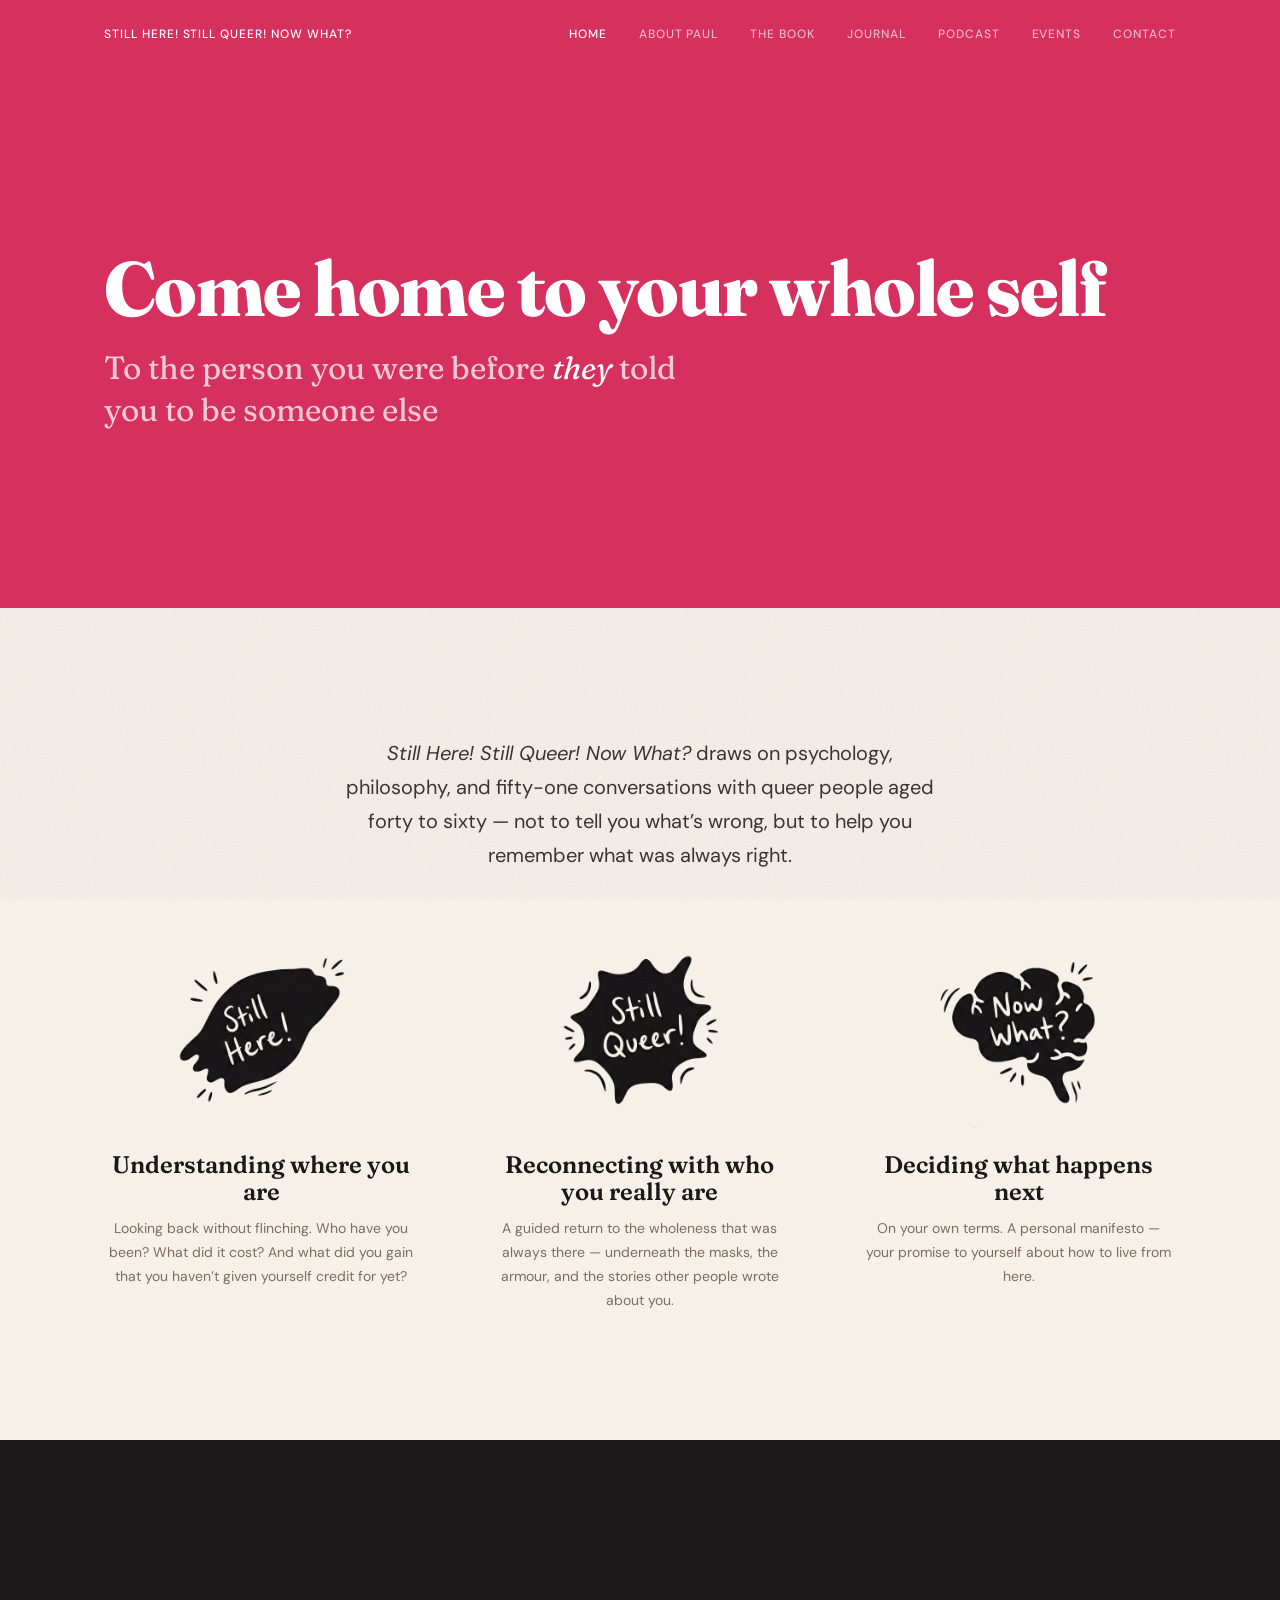
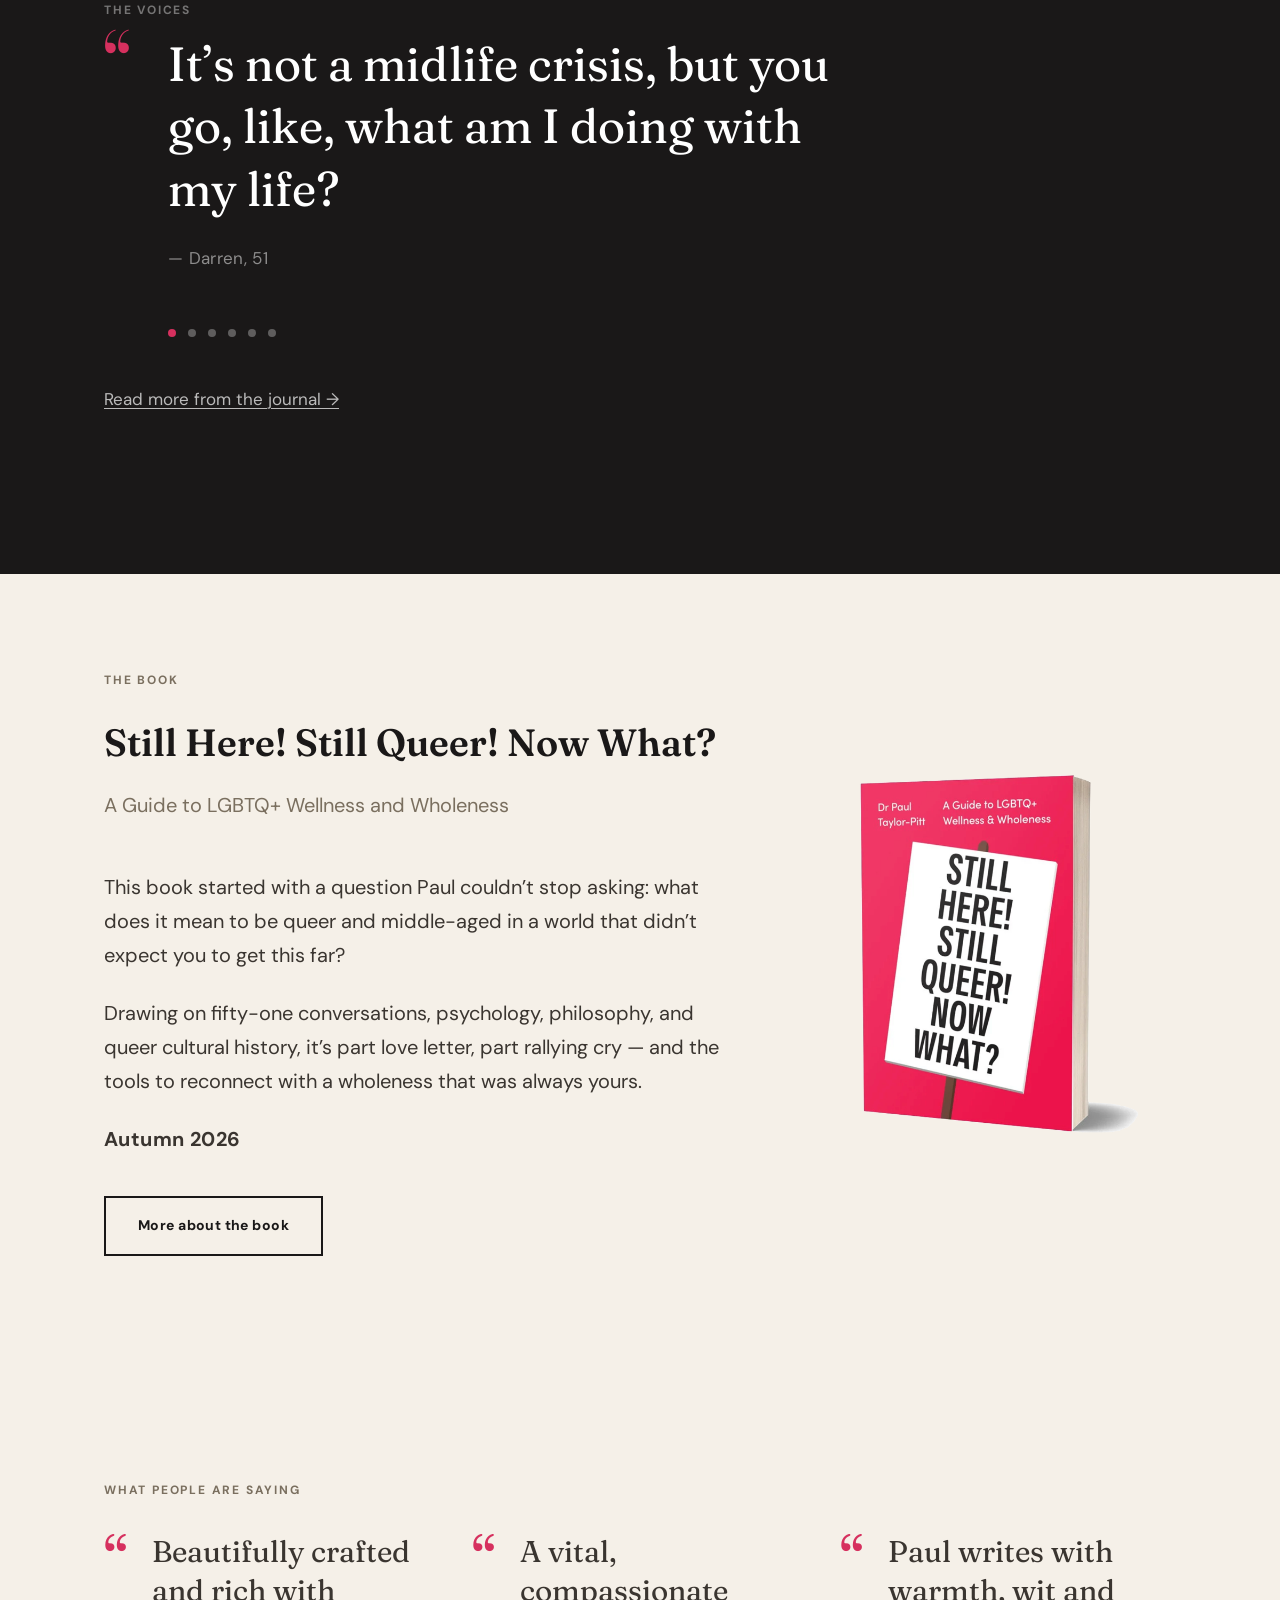
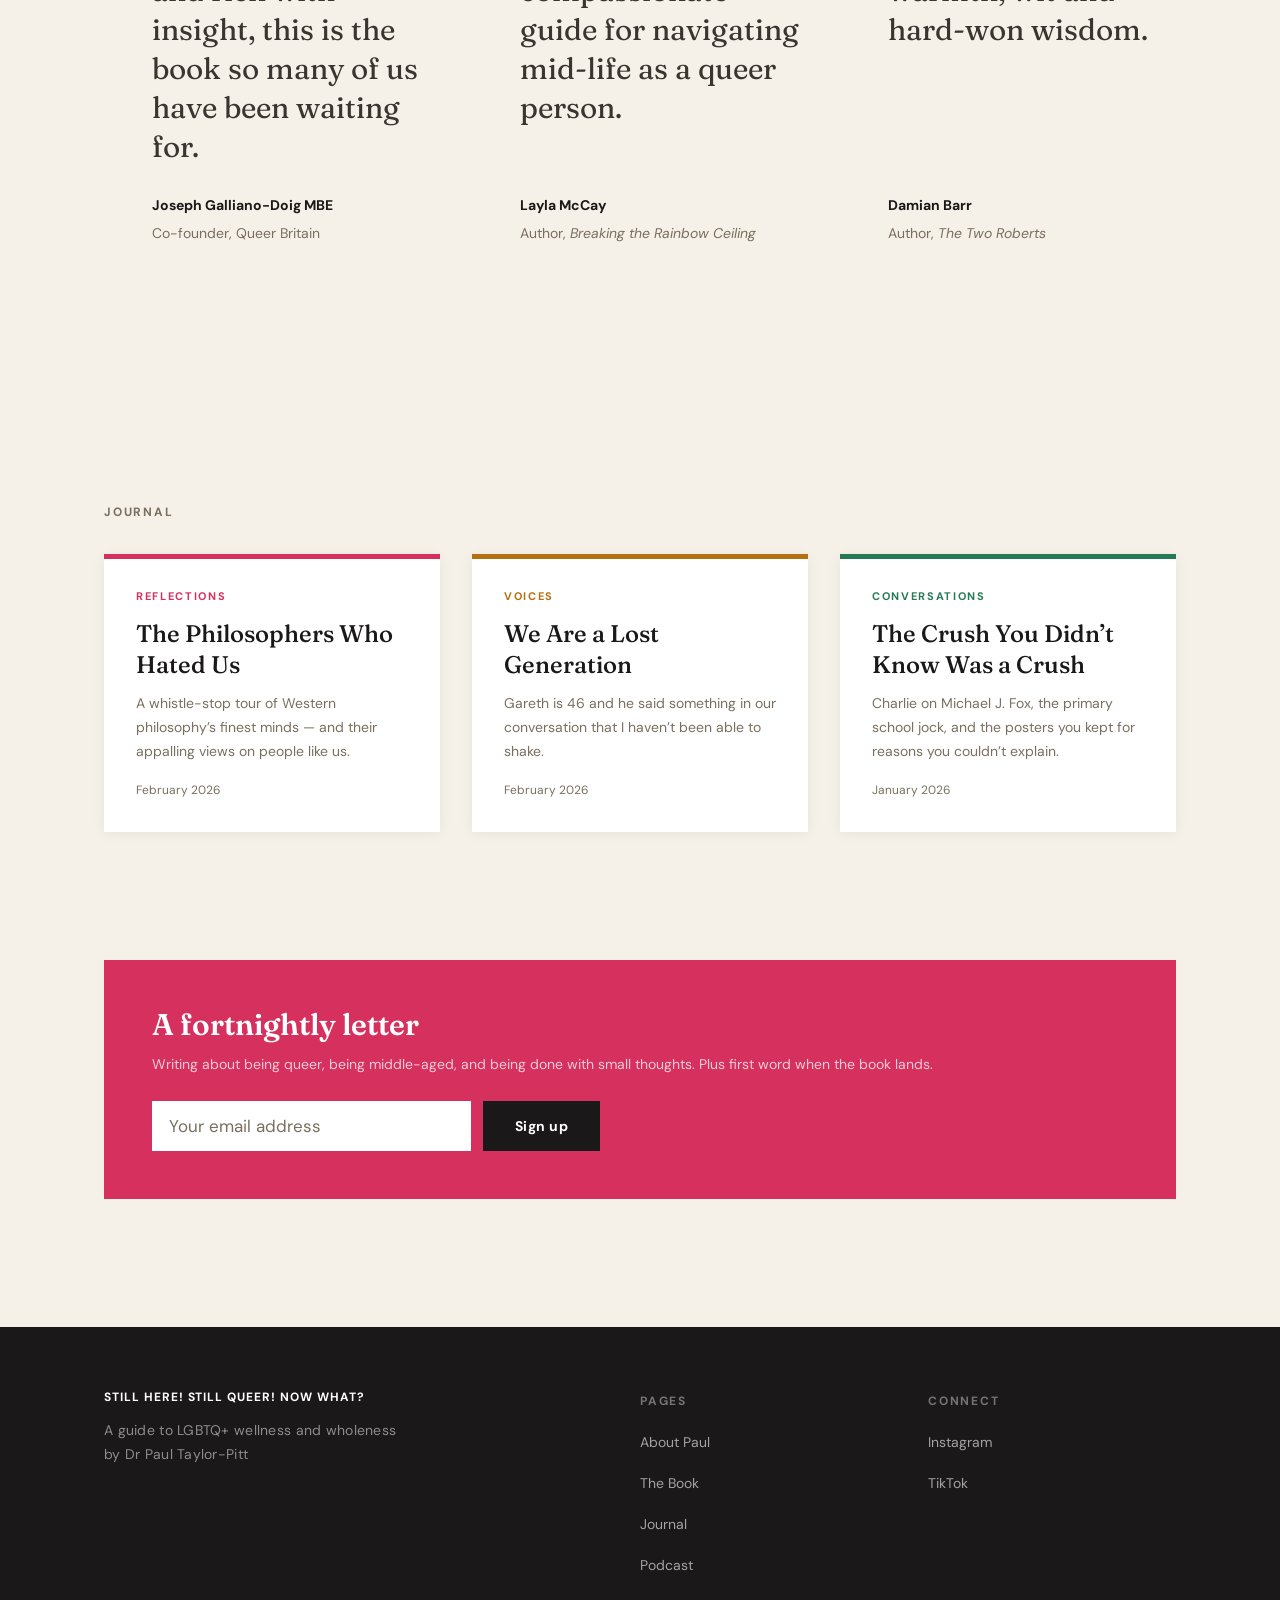
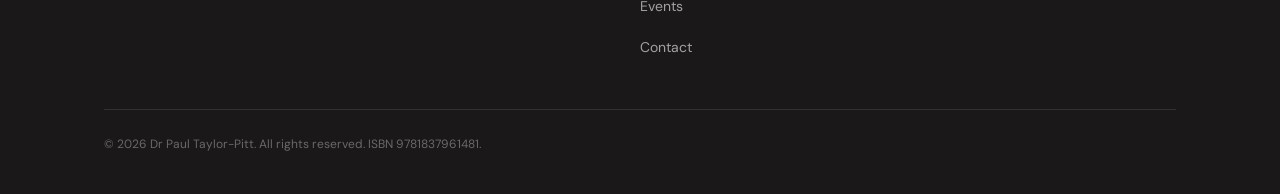
<file: index.html>
<!DOCTYPE html>
<html lang="en">
<head>
  <meta charset="UTF-8">
  <meta name="viewport" content="width=device-width, initial-scale=1.0">
  <title>Still Here! Still Queer! Now What? — Dr Paul Taylor-Pitt</title>
  <meta name="description" content="A project about being queer, being middle-aged, and being done with small thoughts. A podcast, a book, and a place for the conversation to keep going.">
  <link rel="preconnect" href="https://fonts.googleapis.com">
  <link rel="preconnect" href="https://fonts.gstatic.com" crossorigin>
  <link href="https://fonts.googleapis.com/css2?family=Fraunces:ital,opsz,wght,SOFT,WONK@0,9..144,100..900,0..100,0..1;1,9..144,100..900,0..100,0..1&family=DM+Sans:ital,wght@0,400;0,500;0,700;1,400&display=swap" rel="stylesheet">
  <link rel="stylesheet" href="css/styles.css">
</head>
<body class="page-home">

  <!-- Header -->
  <header class="site-header">
    <div class="container">
      <a href="index.html" class="site-title">Still Here! Still Queer! Now What?</a>
      <nav class="site-nav" aria-label="Main navigation">
        <a href="index.html" aria-current="page">Home</a>
        <a href="about.html">About Paul</a>
        <a href="book.html">The Book</a>
        <a href="blog/">Journal</a>
        <a href="podcast.html">Podcast</a>
        <a href="events.html">Events</a>
        <a href="contact.html">Contact</a>
      </nav>
      <button class="nav-toggle" aria-label="Open menu" aria-expanded="false">
        <svg width="24" height="24" viewBox="0 0 24 24" fill="none" stroke="currentColor" stroke-width="2">
          <line x1="3" y1="6" x2="21" y2="6"/><line x1="3" y1="12" x2="21" y2="12"/><line x1="3" y1="18" x2="21" y2="18"/>
        </svg>
      </button>
    </div>
  </header>

  <!-- Mobile Nav -->
  <div class="mobile-nav" aria-label="Mobile navigation">
    <button class="mobile-nav-close" aria-label="Close menu">&times;</button>
    <a href="index.html">Home</a>
    <a href="about.html">About Paul</a>
    <a href="book.html">The Book</a>
    <a href="blog/">Journal</a>
    <a href="podcast.html">Podcast</a>
    <a href="events.html">Events</a>
    <a href="contact.html">Contact</a>
  </div>

  <!-- Hero -->
  <section class="hero">
    <div class="container">
      <h1 class="hero-entrance">Come home to your whole self</h1>
      <p class="hero-turn hero-entrance hero-entrance--delayed">To the person you were before <em>they</em> told you to be someone else</p>
    </div>
  </section>

  <!-- The Project -->
  <section class="homepage-project">
    <div class="container">
      <div class="text-container">
        <p class="homepage-project-copy reveal"><em>Still Here! Still Queer! Now What?</em> draws on psychology, philosophy, and fifty-one conversations with queer people aged forty to sixty &mdash; not to tell you what&rsquo;s wrong, but to help you remember what was always right.</p>
      </div>

      <div class="homepage-arc reveal-stagger">
        <div class="homepage-arc-item reveal">
          <div class="homepage-arc-image"><img src="assets/Icons/still-here-icon.png" alt="Still Here! — hand-drawn speech bubble"></div>
          <h3>Understanding where you are</h3>
          <p>Looking back without flinching. Who have you been? What did it cost? And what did you gain that you haven&rsquo;t given yourself credit for yet?</p>
        </div>
        <div class="homepage-arc-item reveal">
          <div class="homepage-arc-image"><img src="assets/Icons/still-queer-icon.png" alt="Still Queer! — hand-drawn speech bubble"></div>
          <h3>Reconnecting with who you really are</h3>
          <p>A guided return to the wholeness that was always there &mdash; underneath the masks, the armour, and the stories other people wrote about you.</p>
        </div>
        <div class="homepage-arc-item reveal">
          <div class="homepage-arc-image"><img src="assets/Icons/now-what-icon.png" alt="Now What? — hand-drawn speech bubble"></div>
          <h3>Deciding what happens next</h3>
          <p>On your own terms. A personal manifesto &mdash; your promise to yourself about how to live from here.</p>
        </div>
      </div>
    </div>
  </section>

  <!-- The Voices (dark) -->
  <section class="section section--dark homepage-voices-grid">
    <div class="container">
      <p class="label mb-8 reveal">The Voices</p>

      <div class="voices-carousel voices-carousel--single reveal">
        <div class="voices-carousel-inner">
          <div class="voices-carousel-slide is-active">
            <div class="voices-single-quote">
              <p class="voices-single-quote-text">It&rsquo;s not a midlife crisis, but you go, like, what am I doing with my life?</p>
              <p class="voices-single-quote-meta">&mdash; Darren, 51</p>
            </div>
          </div>
          <div class="voices-carousel-slide">
            <div class="voices-single-quote">
              <p class="voices-single-quote-text">I had been doing it in secret, gay by night, straight by day, kind of like a Batman of shame.</p>
              <p class="voices-single-quote-meta">&mdash; Craig, 51</p>
            </div>
          </div>
          <div class="voices-carousel-slide">
            <div class="voices-single-quote">
              <p class="voices-single-quote-text">You start to etch away at your identity. It&rsquo;s easier to be a duck when you&rsquo;re with ducks.</p>
              <p class="voices-single-quote-meta">&mdash; Christianne, 45</p>
            </div>
          </div>
          <div class="voices-carousel-slide">
            <div class="voices-single-quote">
              <p class="voices-single-quote-text">I used to think I didn&rsquo;t have a story worth telling. But I think I do.</p>
              <p class="voices-single-quote-meta">&mdash; Jeremy, 45</p>
            </div>
          </div>
          <div class="voices-carousel-slide">
            <div class="voices-single-quote">
              <p class="voices-single-quote-text">As I&rsquo;m getting older, I&rsquo;m getting more and more angry. I&rsquo;m actually more radical than I was when I was 28.</p>
              <p class="voices-single-quote-meta">&mdash; Keith, 48</p>
            </div>
          </div>
          <div class="voices-carousel-slide">
            <div class="voices-single-quote">
              <p class="voices-single-quote-text">I&rsquo;m genuinely proud of my evolution and who I&rsquo;ve become. I feel really content.</p>
              <p class="voices-single-quote-meta">&mdash; Dave, 46</p>
            </div>
          </div>
        </div>
        <div class="voices-carousel-dots" aria-label="Quote navigation">
          <button class="voices-carousel-dot is-active" aria-label="Quote 1"></button>
          <button class="voices-carousel-dot" aria-label="Quote 2"></button>
          <button class="voices-carousel-dot" aria-label="Quote 3"></button>
          <button class="voices-carousel-dot" aria-label="Quote 4"></button>
          <button class="voices-carousel-dot" aria-label="Quote 5"></button>
          <button class="voices-carousel-dot" aria-label="Quote 6"></button>
        </div>
      </div>

      <p class="reveal" style="margin-top: var(--space-8);"><a href="blog/" style="color: rgba(255,255,255,0.7);">Read more from the journal &rarr;</a></p>
    </div>
  </section>

  <!-- The Book -->
  <section class="homepage-book">
    <div class="container">
      <p class="label mb-6 reveal">The Book</p>
      <div class="homepage-book-layout reveal">
        <div class="homepage-book-header">
          <h2>Still Here! Still Queer! Now What?</h2>
          <p class="lead">A Guide to LGBTQ+ Wellness and Wholeness</p>
        </div>
        <div class="book-cover-placeholder">
          <img src="assets/images/book-cover.png" alt="Still Here! Still Queer! Now What? book cover">
        </div>
        <div class="homepage-book-body">
          <p>This book started with a question Paul couldn&rsquo;t stop asking: what does it mean to be queer and middle-aged in a world that didn&rsquo;t expect you to get this far?</p>
          <p>Drawing on fifty-one conversations, psychology, philosophy, and queer cultural history, it&rsquo;s part love letter, part rallying cry &mdash; and the tools to reconnect with a wholeness that was always yours.</p>
          <p class="meta"><strong>Autumn 2026</strong></p>
          <a href="book.html" class="btn btn--outline" style="margin-top: var(--space-4);">More about the book</a>
        </div>
      </div>
    </div>
  </section>

  <!-- Endorsements -->
  <section class="section">
    <div class="container">
      <p class="label mb-6 reveal">What people are saying</p>

      <div class="endorsement-grid reveal-stagger">
        <div class="endorsement-card reveal">
          <p class="endorsement-quote">Beautifully crafted and rich with insight, this is the book so many of us have been waiting for.</p>
          <p class="endorsement-name">Joseph Galliano-Doig MBE</p>
          <p class="endorsement-title">Co-founder, Queer Britain</p>
        </div>

        <div class="endorsement-card reveal">
          <p class="endorsement-quote">A vital, compassionate guide for navigating mid-life as a queer person.</p>
          <p class="endorsement-name">Layla McCay</p>
          <p class="endorsement-title">Author, <em>Breaking the Rainbow Ceiling</em></p>
        </div>

        <div class="endorsement-card reveal">
          <p class="endorsement-quote">Paul writes with warmth, wit and hard-won wisdom.</p>
          <p class="endorsement-name">Damian Barr</p>
          <p class="endorsement-title">Author, <em>The Two Roberts</em></p>
        </div>
      </div>
    </div>
  </section>

  <!-- The Voices — latest -->
  <section class="homepage-journal">
    <div class="container">
      <p class="label reveal">Journal</p>
      <div class="post-grid post-grid--trio reveal-stagger">
        <a href="blog/the-philosophers-who-hated-us.html" class="journal-card reveal">
          <span class="category-label category-label--reflection">Reflections</span>
          <h3 class="journal-card-title">The Philosophers Who Hated Us</h3>
          <p class="journal-card-excerpt">A whistle-stop tour of Western philosophy&rsquo;s finest minds &mdash; and their appalling views on people like us.</p>
          <span class="journal-card-date">February 2026</span>
        </a>
        <a href="blog/a-lost-generation.html" class="journal-card reveal">
          <span class="category-label category-label--voice">Voices</span>
          <h3 class="journal-card-title">We Are a Lost Generation</h3>
          <p class="journal-card-excerpt">Gareth is 46 and he said something in our conversation that I haven&rsquo;t been able to shake.</p>
          <span class="journal-card-date">February 2026</span>
        </a>
        <a href="blog/the-crush-you-didnt-know.html" class="journal-card reveal">
          <span class="category-label category-label--conversation">Conversations</span>
          <h3 class="journal-card-title">The Crush You Didn&rsquo;t Know Was a Crush</h3>
          <p class="journal-card-excerpt">Charlie on Michael J. Fox, the primary school jock, and the posters you kept for reasons you couldn&rsquo;t explain.</p>
          <span class="journal-card-date">January 2026</span>
        </a>
      </div>
    </div>
  </section>

  <!-- Email Signup -->
  <section class="section" id="signup" style="padding-top: 0;">
    <div class="container">
      <div class="email-capture reveal">
        <h3>A fortnightly letter</h3>
        <p>Writing about being queer, being middle-aged, and being done with small thoughts. Plus first word when the book lands.</p>
        <form class="email-form" action="#" method="post">
          <input type="email" name="email" placeholder="Your email address" required aria-label="Email address">
          <button type="submit" class="btn btn--primary">Sign up</button>
        </form>
      </div>
    </div>
  </section>

  <!-- Footer -->
  <footer class="site-footer">
    <div class="container">
      <div class="footer-grid">
        <div>
          <p class="site-title" style="margin-bottom: var(--space-4);">Still Here! Still Queer! Now What?</p>
          <p class="meta">A guide to LGBTQ+ wellness and wholeness<br>by Dr Paul Taylor-Pitt</p>
        </div>
        <div>
          <p class="label mb-4">Pages</p>
          <ul class="footer-links">
            <li><a href="about.html">About Paul</a></li>
            <li><a href="book.html">The Book</a></li>
            <li><a href="blog/">Journal</a></li>
            <li><a href="podcast.html">Podcast</a></li>
            <li><a href="events.html">Events</a></li>
            <li><a href="contact.html">Contact</a></li>
          </ul>
        </div>
        <div>
          <p class="label mb-4">Connect</p>
          <ul class="footer-links">
            <li><a href="https://www.instagram.com/showingwhole/" rel="noopener noreferrer" target="_blank">Instagram</a></li>
            <li><a href="https://www.tiktok.com/@showingwhole" rel="noopener noreferrer" target="_blank">TikTok</a></li>
          </ul>
        </div>
      </div>
      <p class="footer-colophon">&copy; 2026 Dr Paul Taylor-Pitt. All rights reserved. ISBN 9781837961481.</p>
    </div>
  </footer>

  <script src="js/main.js"></script>
</body>
</html>
</file>
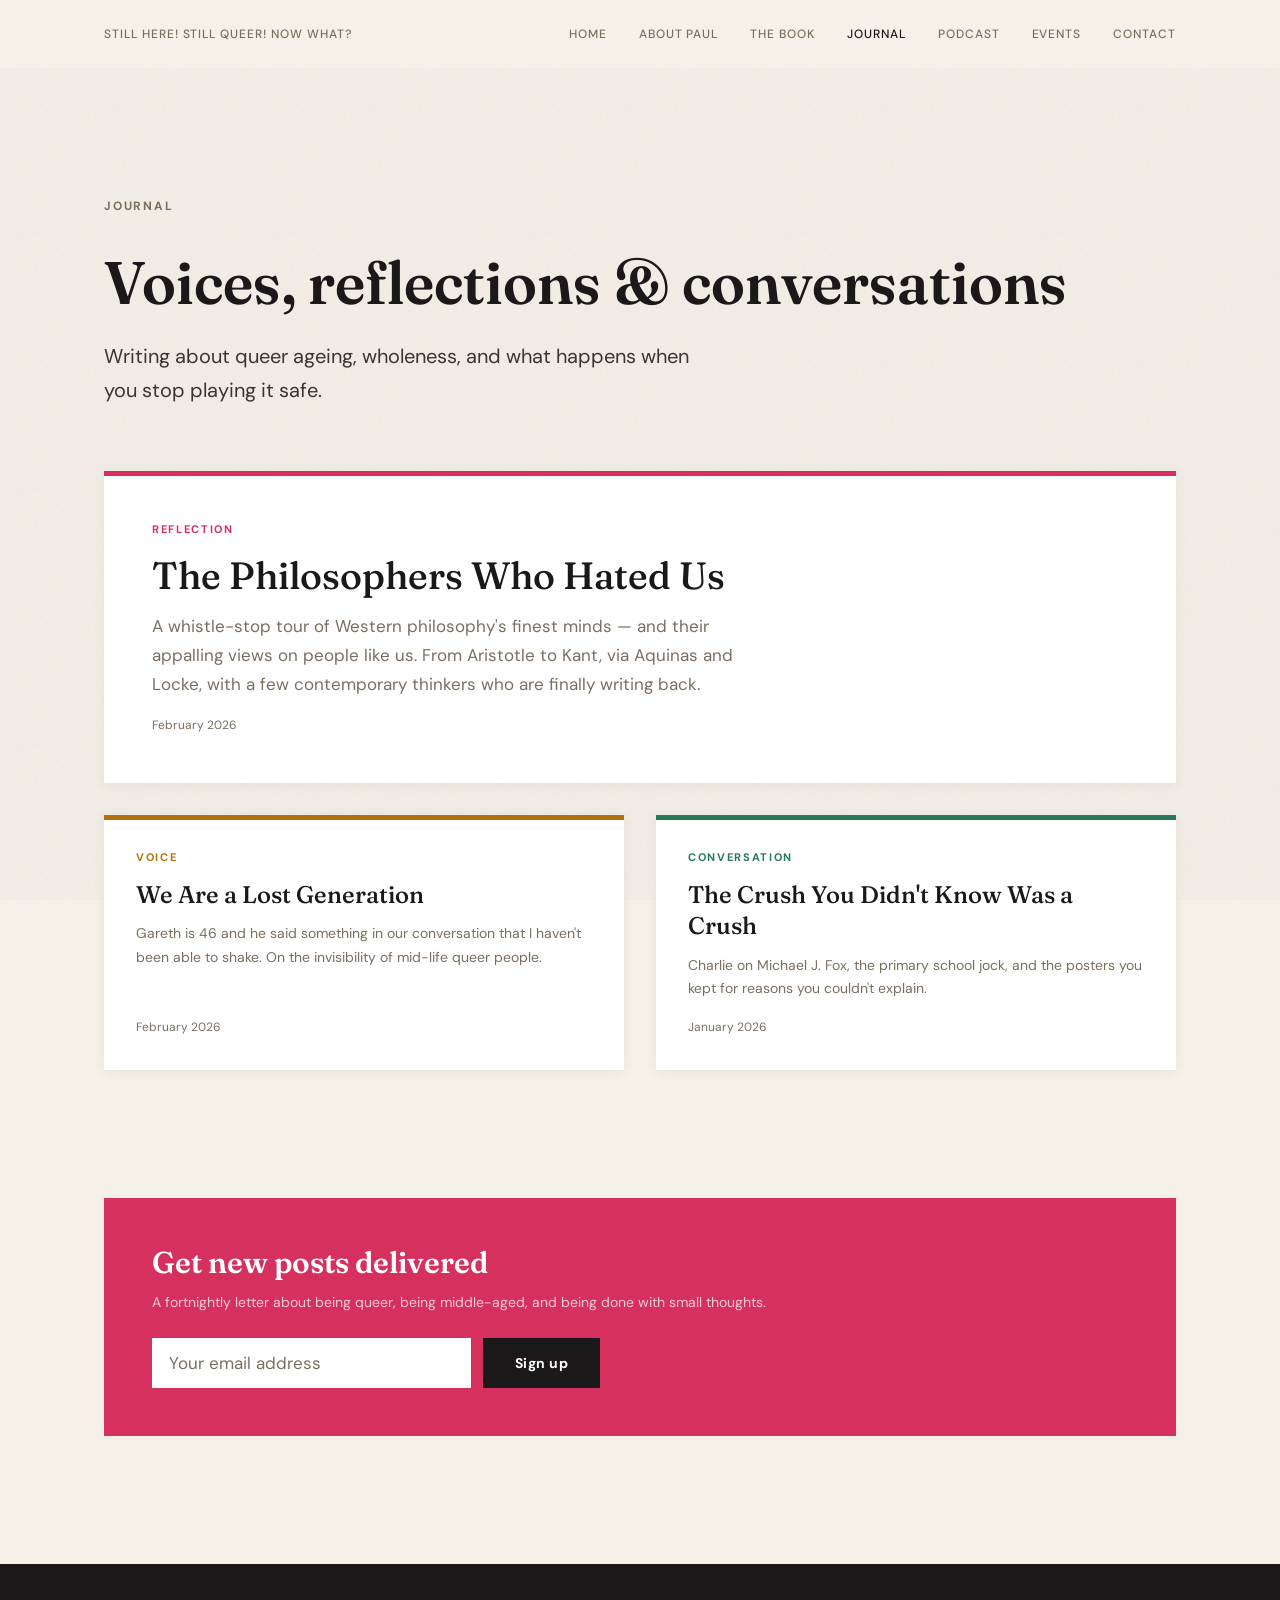
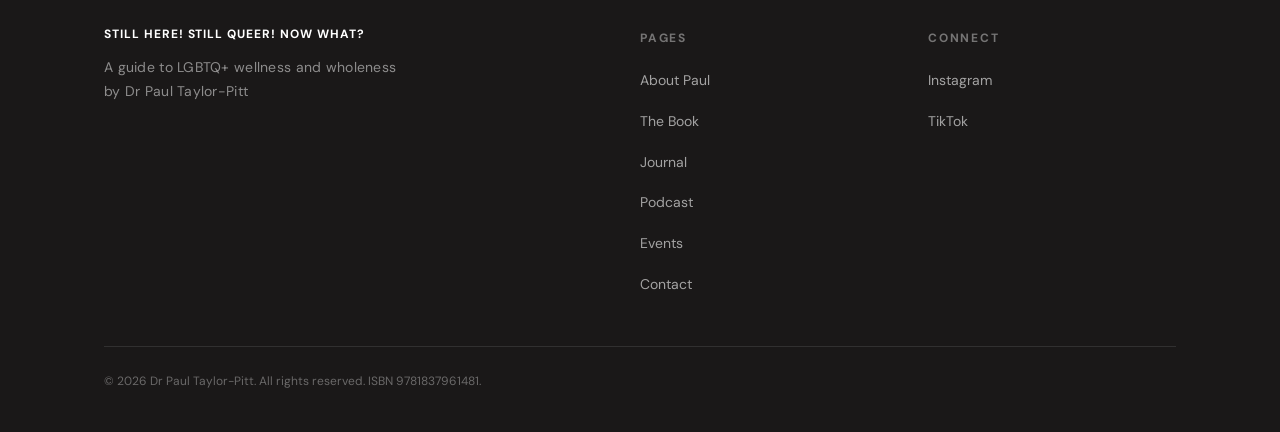
<file: blog/index.html>
<!DOCTYPE html>
<html lang="en">
<head>
  <meta charset="UTF-8">
  <meta name="viewport" content="width=device-width, initial-scale=1.0">
  <title>Journal — Still Here! Still Queer! Now What?</title>
  <meta name="description" content="Reflections, voices, conversations, and queer ageing perspectives from Dr Paul Taylor-Pitt.">
  <link rel="preconnect" href="https://fonts.googleapis.com">
  <link rel="preconnect" href="https://fonts.gstatic.com" crossorigin>
  <link href="https://fonts.googleapis.com/css2?family=Fraunces:ital,opsz,wght,SOFT,WONK@0,9..144,100..900,0..100,0..1;1,9..144,100..900,0..100,0..1&family=DM+Sans:ital,wght@0,400;0,500;0,700;1,400&display=swap" rel="stylesheet">
  <link rel="stylesheet" href="../css/styles.css">
</head>
<body>

  <!-- Header -->
  <header class="site-header">
    <div class="container">
      <a href="../index.html" class="site-title">Still Here! Still Queer! Now What?</a>
      <nav class="site-nav" aria-label="Main navigation">
        <a href="../index.html">Home</a>
        <a href="../about.html">About Paul</a>
        <a href="../book.html">The Book</a>
        <a href="./" aria-current="page">Journal</a>
        <a href="../podcast.html">Podcast</a>
        <a href="../events.html">Events</a>
        <a href="../contact.html">Contact</a>
      </nav>
      <button class="nav-toggle" aria-label="Open menu" aria-expanded="false">
        <svg width="24" height="24" viewBox="0 0 24 24" fill="none" stroke="currentColor" stroke-width="2">
          <line x1="3" y1="6" x2="21" y2="6"/><line x1="3" y1="12" x2="21" y2="12"/><line x1="3" y1="18" x2="21" y2="18"/>
        </svg>
      </button>
    </div>
  </header>

  <!-- Mobile Nav -->
  <div class="mobile-nav" aria-label="Mobile navigation">
    <button class="mobile-nav-close" aria-label="Close menu">&times;</button>
    <a href="../index.html">Home</a>
    <a href="../about.html">About Paul</a>
    <a href="../book.html">The Book</a>
    <a href="./">Journal</a>
    <a href="../podcast.html">Podcast</a>
    <a href="../events.html">Events</a>
    <a href="../contact.html">Contact</a>
  </div>

  <!-- Page Content -->
  <section class="section">
    <div class="container">
      <p class="label mb-6">Journal</p>
      <h1>Voices, reflections &amp; conversations</h1>
      <p class="lead" style="margin-top: var(--space-5); margin-bottom: var(--space-9);">Writing about queer ageing, wholeness, and what happens when you stop playing it safe.</p>

      <!-- Featured Post -->
      <a href="the-philosophers-who-hated-us.html" class="journal-card journal-card--featured">
        <span class="category-label category-label--reflection">Reflection</span>
        <h2 class="journal-card-title">The Philosophers Who Hated Us</h2>
        <p class="journal-card-excerpt">A whistle-stop tour of Western philosophy's finest minds &mdash; and their appalling views on people like us. From Aristotle to Kant, via Aquinas and Locke, with a few contemporary thinkers who are finally writing back.</p>
        <span class="journal-card-date">February 2026</span>
      </a>

      <!-- Post Grid -->
      <div class="post-grid" style="margin-top: var(--space-6);">
        <a href="a-lost-generation.html" class="journal-card">
          <span class="category-label category-label--voice">Voice</span>
          <h3 class="journal-card-title">We Are a Lost Generation</h3>
          <p class="journal-card-excerpt">Gareth is 46 and he said something in our conversation that I haven't been able to shake. On the invisibility of mid-life queer people.</p>
          <span class="journal-card-date">February 2026</span>
        </a>
        <a href="the-crush-you-didnt-know.html" class="journal-card">
          <span class="category-label category-label--conversation">Conversation</span>
          <h3 class="journal-card-title">The Crush You Didn't Know Was a Crush</h3>
          <p class="journal-card-excerpt">Charlie on Michael J. Fox, the primary school jock, and the posters you kept for reasons you couldn't explain.</p>
          <span class="journal-card-date">January 2026</span>
        </a>
      </div>
    </div>
  </section>

  <!-- Email Signup -->
  <section class="section" style="padding-top: 0;">
    <div class="container">
      <div class="email-capture">
        <h3>Get new posts delivered</h3>
        <p>A fortnightly letter about being queer, being middle-aged, and being done with small thoughts.</p>
        <form class="email-form" action="#" method="post">
          <input type="email" name="email" placeholder="Your email address" required aria-label="Email address">
          <button type="submit" class="btn btn--primary">Sign up</button>
        </form>
      </div>
    </div>
  </section>

  <!-- Footer -->
  <footer class="site-footer">
    <div class="container">
      <div class="footer-grid">
        <div>
          <p class="site-title" style="margin-bottom: var(--space-4);">Still Here! Still Queer! Now What?</p>
          <p class="meta">A guide to LGBTQ+ wellness and wholeness<br>by Dr Paul Taylor-Pitt</p>
        </div>
        <div>
          <p class="label mb-4">Pages</p>
          <ul class="footer-links">
            <li><a href="../about.html">About Paul</a></li>
            <li><a href="../book.html">The Book</a></li>
            <li><a href="./">Journal</a></li>
            <li><a href="../podcast.html">Podcast</a></li>
            <li><a href="../events.html">Events</a></li>
            <li><a href="../contact.html">Contact</a></li>
          </ul>
        </div>
        <div>
          <p class="label mb-4">Connect</p>
          <ul class="footer-links">
            <li><a href="https://www.instagram.com/showingwhole/" rel="noopener noreferrer" target="_blank">Instagram</a></li>
            <li><a href="https://www.tiktok.com/@showingwhole" rel="noopener noreferrer" target="_blank">TikTok</a></li>
          </ul>
        </div>
      </div>
      <p class="footer-colophon">&copy; 2026 Dr Paul Taylor-Pitt. All rights reserved. ISBN 9781837961481.</p>
    </div>
  </footer>

  <script src="../js/main.js"></script>
</body>
</html>
</file>
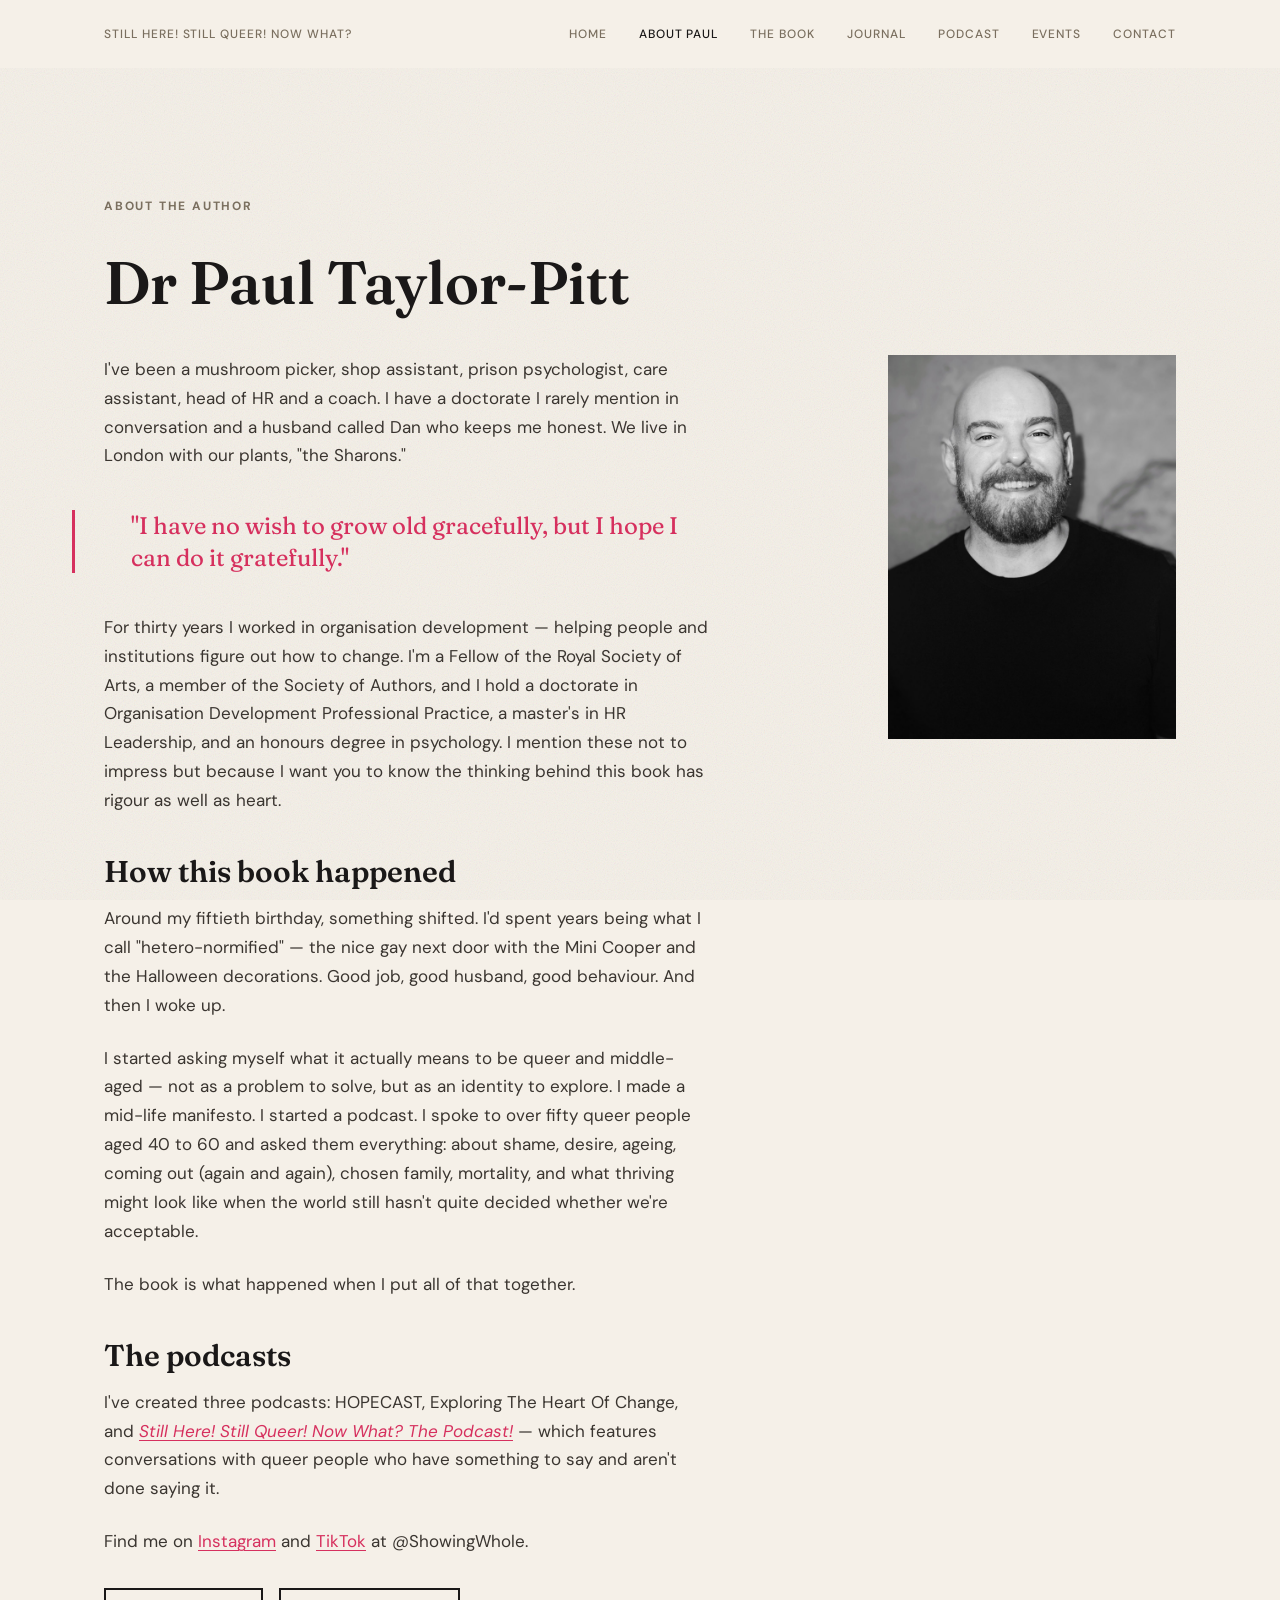
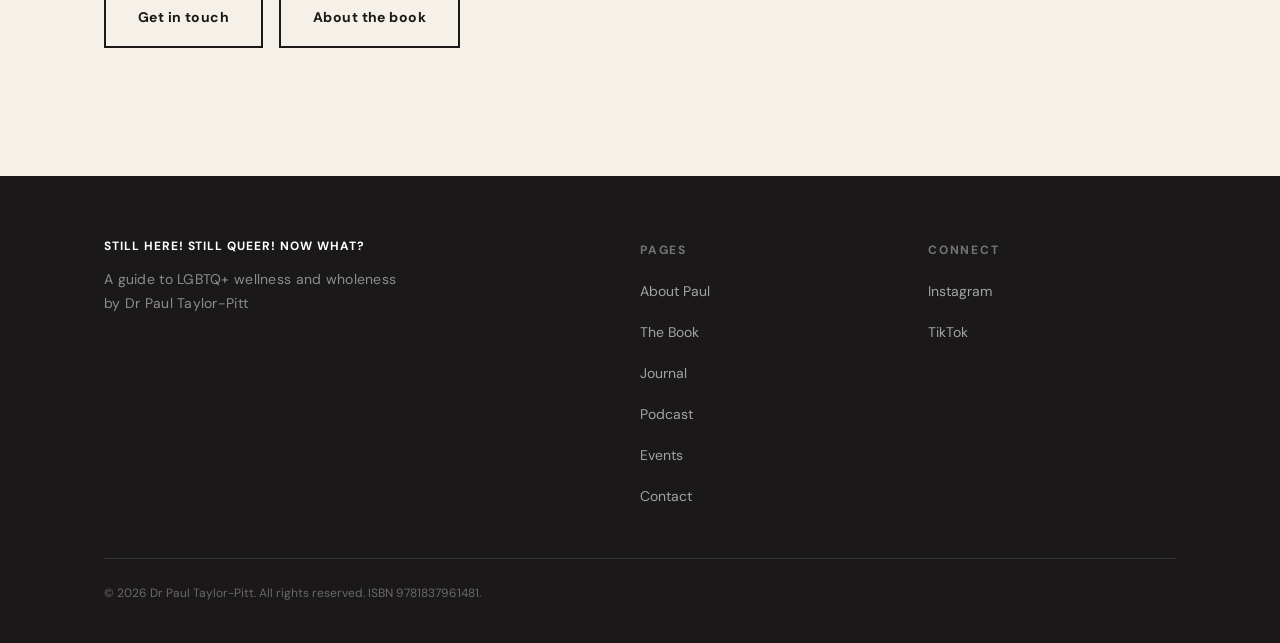
<file: about.html>
<!DOCTYPE html>
<html lang="en">
<head>
  <meta charset="UTF-8">
  <meta name="viewport" content="width=device-width, initial-scale=1.0">
  <title>About Paul — Still Here! Still Queer! Now What?</title>
  <meta name="description" content="Dr Paul Taylor-Pitt — coach, mentor, LGBTQ+ activist, and author of Still Here! Still Queer! Now What?">
  <link rel="preconnect" href="https://fonts.googleapis.com">
  <link rel="preconnect" href="https://fonts.gstatic.com" crossorigin>
  <link href="https://fonts.googleapis.com/css2?family=Fraunces:ital,opsz,wght,SOFT,WONK@0,9..144,100..900,0..100,0..1;1,9..144,100..900,0..100,0..1&family=DM+Sans:ital,wght@0,400;0,500;0,700;1,400&display=swap" rel="stylesheet">
  <link rel="stylesheet" href="css/styles.css">
</head>
<body>

  <!-- Header -->
  <header class="site-header">
    <div class="container">
      <a href="index.html" class="site-title">Still Here! Still Queer! Now What?</a>
      <nav class="site-nav" aria-label="Main navigation">
        <a href="index.html">Home</a>
        <a href="about.html" aria-current="page">About Paul</a>
        <a href="book.html">The Book</a>
        <a href="blog/">Journal</a>
        <a href="podcast.html">Podcast</a>
        <a href="events.html">Events</a>
        <a href="contact.html">Contact</a>
      </nav>
      <button class="nav-toggle" aria-label="Open menu" aria-expanded="false">
        <svg width="24" height="24" viewBox="0 0 24 24" fill="none" stroke="currentColor" stroke-width="2">
          <line x1="3" y1="6" x2="21" y2="6"/><line x1="3" y1="12" x2="21" y2="12"/><line x1="3" y1="18" x2="21" y2="18"/>
        </svg>
      </button>
    </div>
  </header>

  <!-- Mobile Nav -->
  <div class="mobile-nav" aria-label="Mobile navigation">
    <button class="mobile-nav-close" aria-label="Close menu">&times;</button>
    <a href="index.html">Home</a>
    <a href="about.html">About Paul</a>
    <a href="book.html">The Book</a>
    <a href="blog/">Journal</a>
    <a href="podcast.html">Podcast</a>
    <a href="events.html">Events</a>
    <a href="contact.html">Contact</a>
  </div>

  <!-- Page Content -->
  <section class="section">
    <div class="container">
      <p class="label mb-6">About the author</p>
      <h1>Dr Paul Taylor-Pitt</h1>

      <div class="about-hero">
        <div class="about-portrait">
          <img src="assets/images/Dr-Paul-Taylor-Pitt-Portrait.jpeg" alt="Dr Paul Taylor-Pitt">
        </div>

        <div class="text-container">
          <p>I've been a mushroom picker, shop assistant, prison psychologist, care assistant, head of HR and a coach. I have a doctorate I rarely mention in conversation and a husband called Dan who keeps me honest. We live in London with our plants, "the Sharons."</p>

          <blockquote>"I have no wish to grow old gracefully, but I hope I can do it gratefully."</blockquote>

          <p>For thirty years I worked in organisation development &mdash; helping people and institutions figure out how to change. I'm a Fellow of the Royal Society of Arts, a member of the Society of Authors, and I hold a doctorate in Organisation Development Professional Practice, a master's in HR Leadership, and an honours degree in psychology. I mention these not to impress but because I want you to know the thinking behind this book has rigour as well as heart.</p>

          <h3 style="margin-top: var(--space-7);">How this book happened</h3>

          <p>Around my fiftieth birthday, something shifted. I'd spent years being what I call "hetero-normified" &mdash; the nice gay next door with the Mini Cooper and the Halloween decorations. Good job, good husband, good behaviour. And then I woke up.</p>

          <p>I started asking myself what it actually means to be queer and middle-aged &mdash; not as a problem to solve, but as an identity to explore. I made a mid-life manifesto. I started a podcast. I spoke to over fifty queer people aged 40 to 60 and asked them everything: about shame, desire, ageing, coming out (again and again), chosen family, mortality, and what thriving might look like when the world still hasn't quite decided whether we're acceptable.</p>

          <p>The book is what happened when I put all of that together.</p>

          <h3 style="margin-top: var(--space-7);">The podcasts</h3>

          <p>I've created three podcasts: HOPECAST, Exploring The Heart Of Change, and <a href="podcast.html"><em>Still Here! Still Queer! Now What? The Podcast!</em></a> &mdash; which features conversations with queer people who have something to say and aren't done saying it.</p>

          <p>Find me on <a href="https://www.instagram.com/showingwhole/" rel="noopener noreferrer" target="_blank">Instagram</a> and <a href="https://www.tiktok.com/@showingwhole" rel="noopener noreferrer" target="_blank">TikTok</a> at @ShowingWhole.</p>

          <div style="display: flex; gap: var(--space-4); flex-wrap: wrap; margin-top: var(--space-6);">
            <a href="contact.html" class="btn btn--outline">Get in touch</a>
            <a href="book.html" class="btn btn--outline">About the book</a>
          </div>
        </div>
      </div>
    </div>
  </section>

  <!-- Footer -->
  <footer class="site-footer">
    <div class="container">
      <div class="footer-grid">
        <div>
          <p class="site-title" style="margin-bottom: var(--space-4);">Still Here! Still Queer! Now What?</p>
          <p class="meta">A guide to LGBTQ+ wellness and wholeness<br>by Dr Paul Taylor-Pitt</p>
        </div>
        <div>
          <p class="label mb-4">Pages</p>
          <ul class="footer-links">
            <li><a href="about.html">About Paul</a></li>
            <li><a href="book.html">The Book</a></li>
            <li><a href="blog/">Journal</a></li>
            <li><a href="podcast.html">Podcast</a></li>
            <li><a href="events.html">Events</a></li>
            <li><a href="contact.html">Contact</a></li>
          </ul>
        </div>
        <div>
          <p class="label mb-4">Connect</p>
          <ul class="footer-links">
            <li><a href="https://www.instagram.com/showingwhole/" rel="noopener noreferrer" target="_blank">Instagram</a></li>
            <li><a href="https://www.tiktok.com/@showingwhole" rel="noopener noreferrer" target="_blank">TikTok</a></li>
          </ul>
        </div>
      </div>
      <p class="footer-colophon">&copy; 2026 Dr Paul Taylor-Pitt. All rights reserved. ISBN 9781837961481.</p>
    </div>
  </footer>

  <script src="js/main.js"></script>
</body>
</html>
</file>
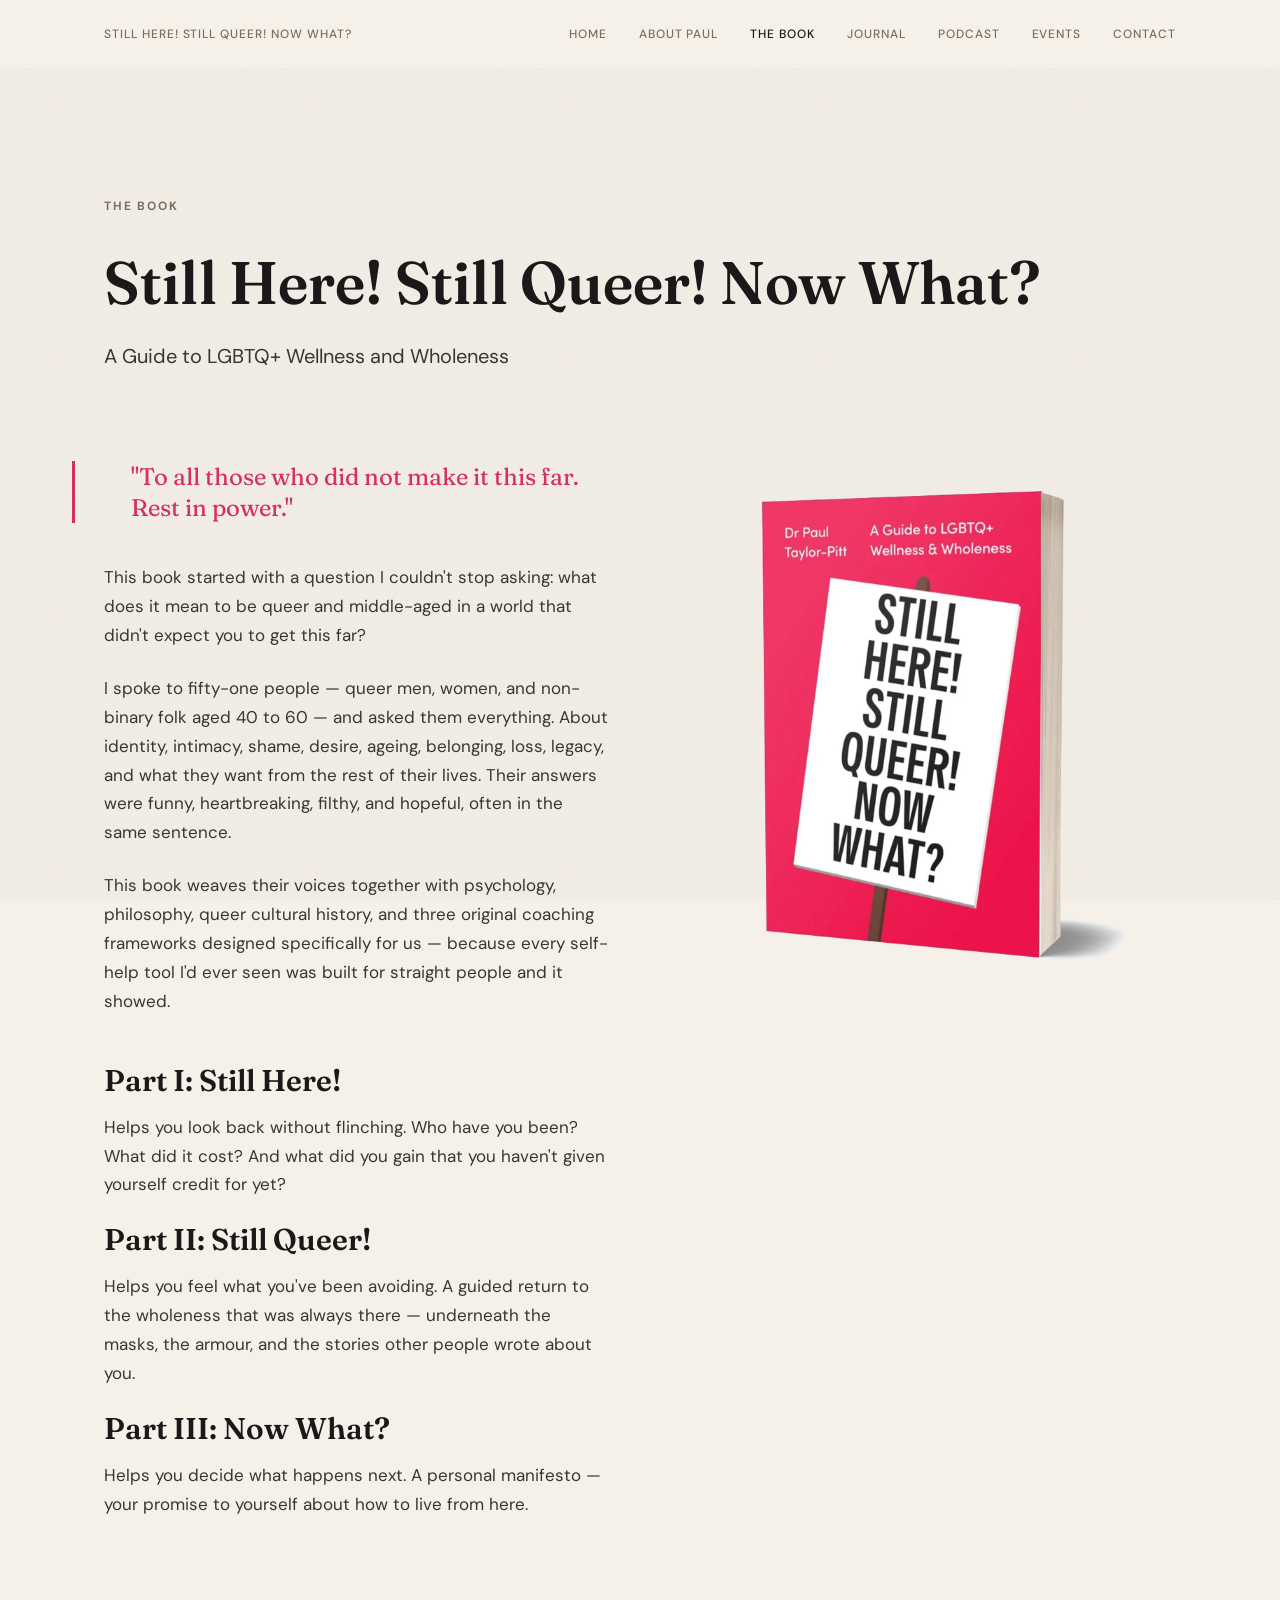
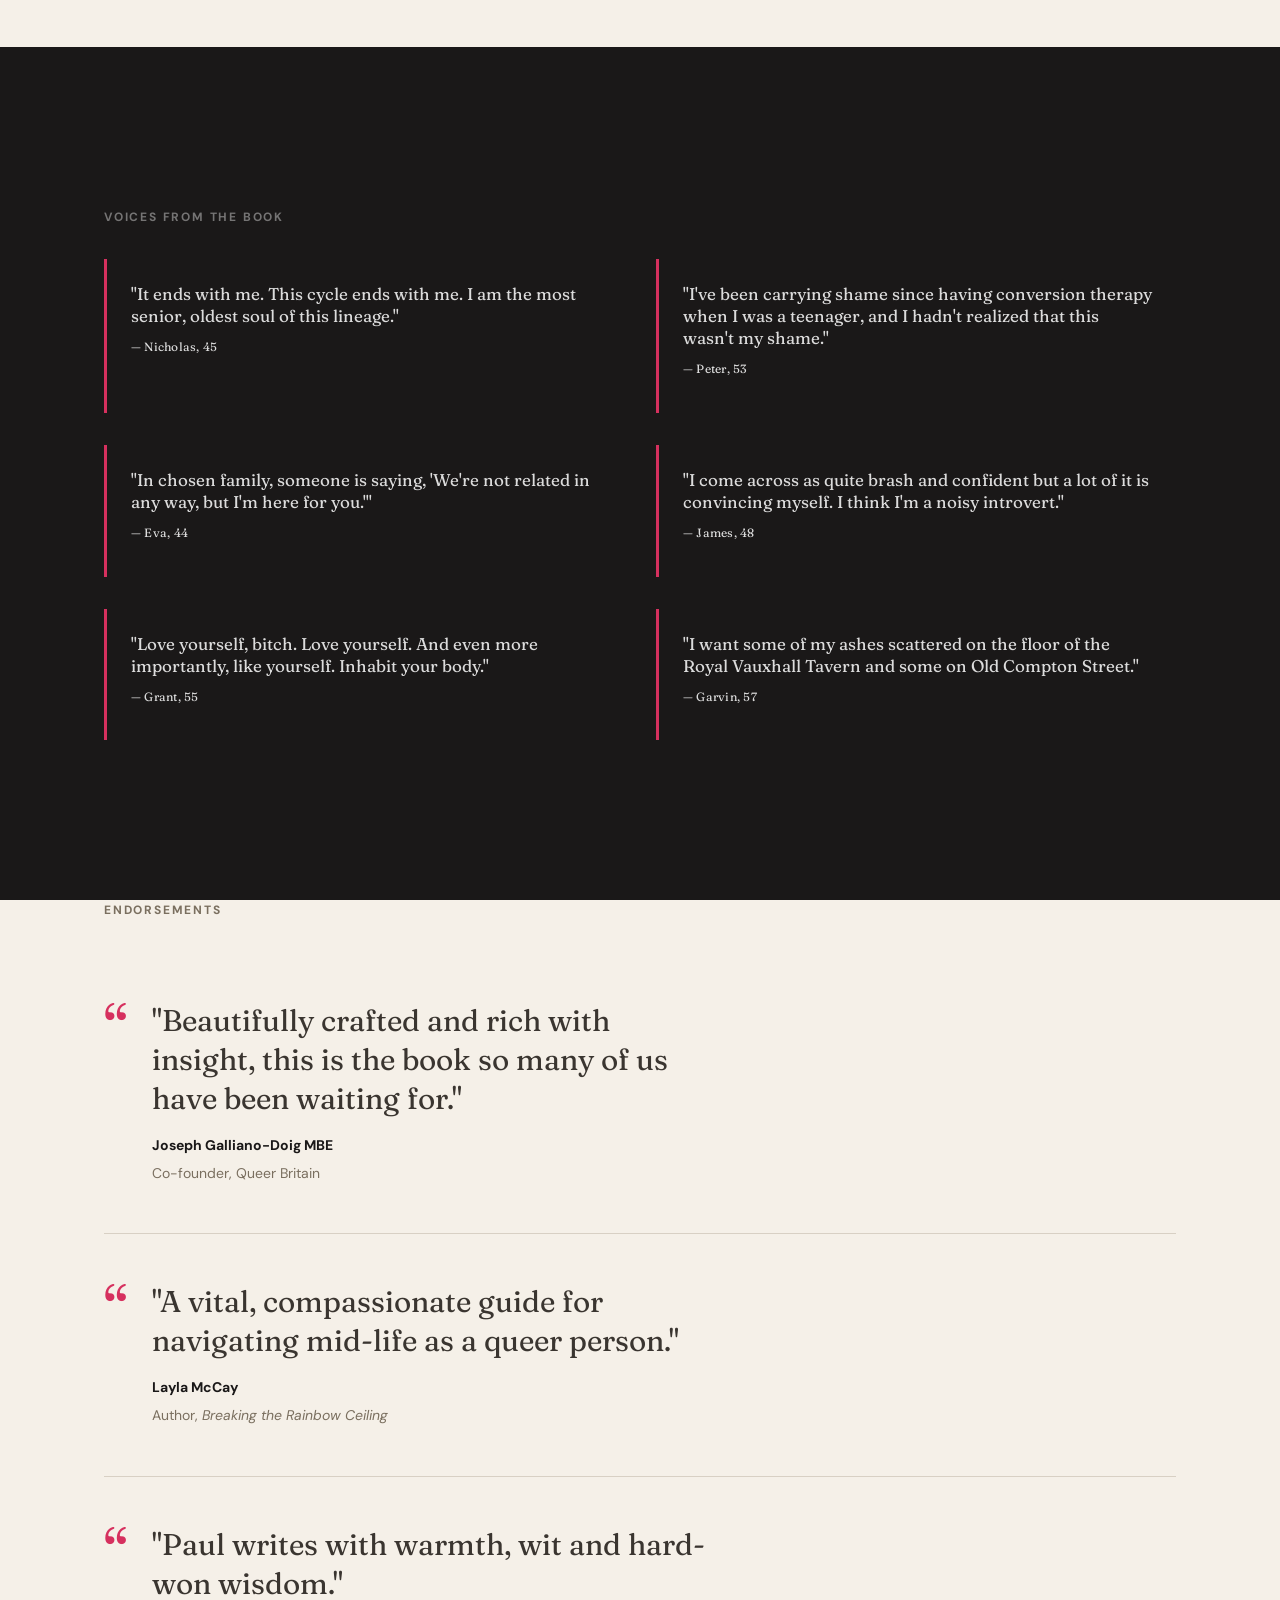
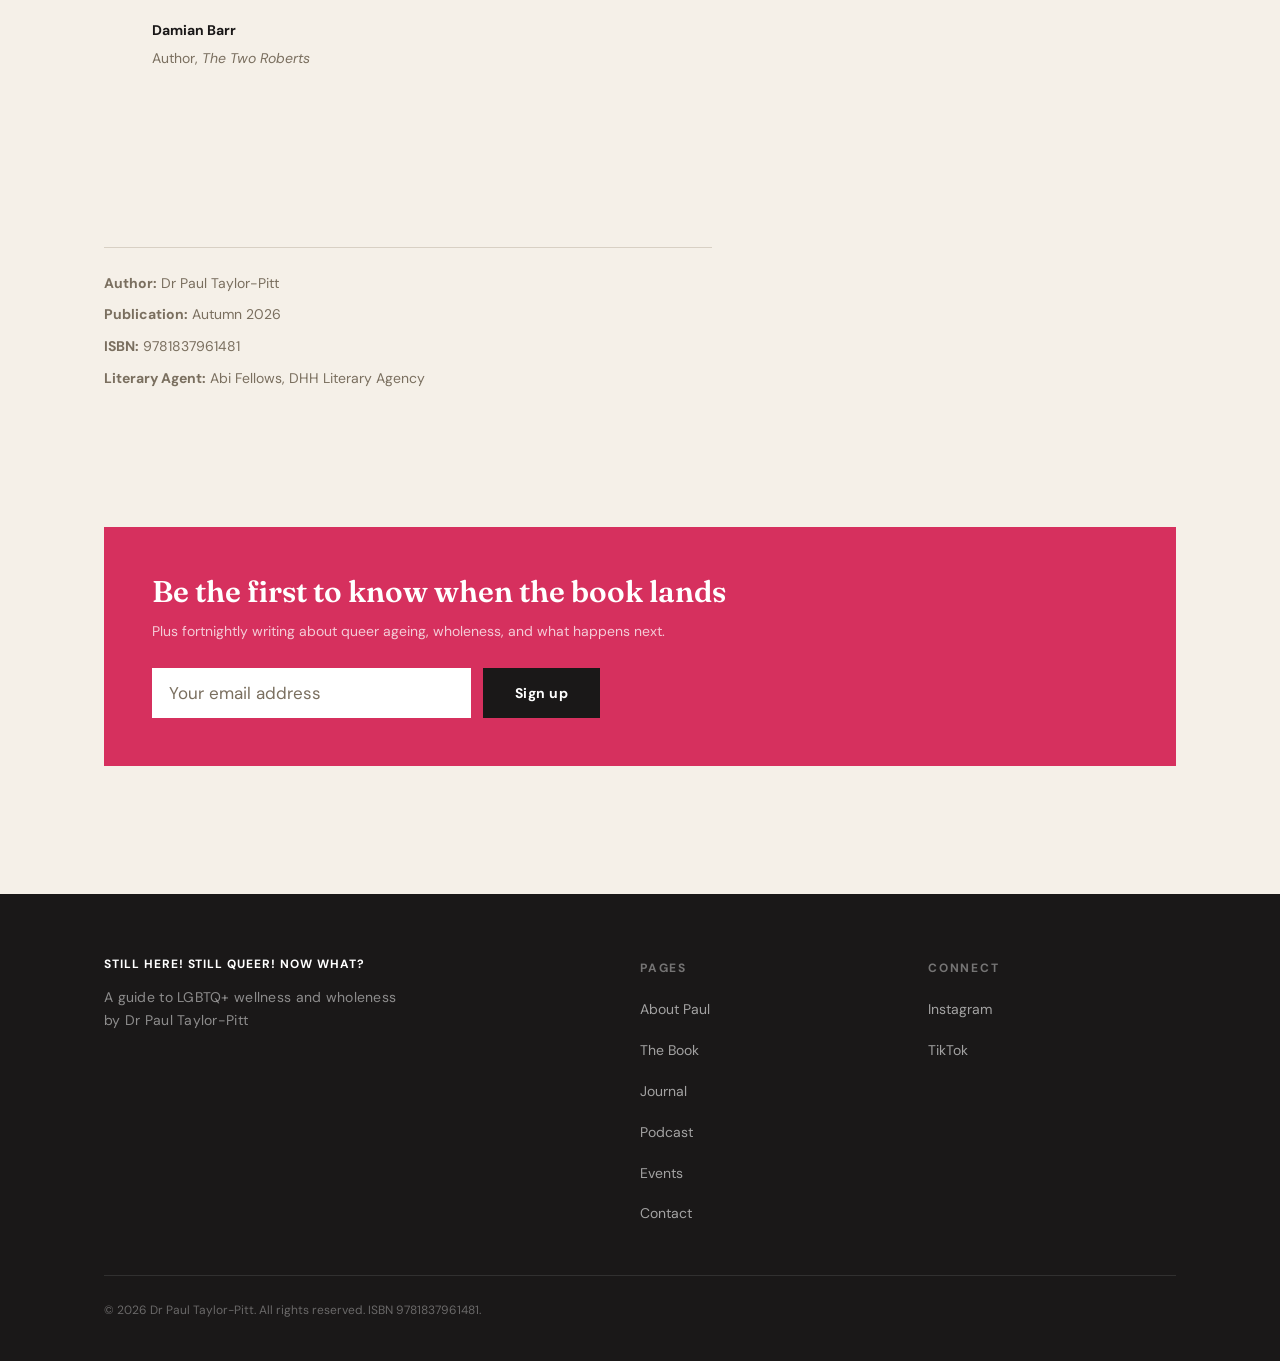
<file: book.html>
<!DOCTYPE html>
<html lang="en">
<head>
  <meta charset="UTF-8">
  <meta name="viewport" content="width=device-width, initial-scale=1.0">
  <title>The Book — Still Here! Still Queer! Now What?</title>
  <meta name="description" content="Still Here! Still Queer! Now What? A Guide to LGBTQ+ Wellness and Wholeness. Forthcoming Autumn 2026.">
  <link rel="preconnect" href="https://fonts.googleapis.com">
  <link rel="preconnect" href="https://fonts.gstatic.com" crossorigin>
  <link href="https://fonts.googleapis.com/css2?family=Fraunces:ital,opsz,wght,SOFT,WONK@0,9..144,100..900,0..100,0..1;1,9..144,100..900,0..100,0..1&family=DM+Sans:ital,wght@0,400;0,500;0,700;1,400&display=swap" rel="stylesheet">
  <link rel="stylesheet" href="css/styles.css">
</head>
<body>

  <!-- Header -->
  <header class="site-header">
    <div class="container">
      <a href="index.html" class="site-title">Still Here! Still Queer! Now What?</a>
      <nav class="site-nav" aria-label="Main navigation">
        <a href="index.html">Home</a>
        <a href="about.html">About Paul</a>
        <a href="book.html" aria-current="page">The Book</a>
        <a href="blog/">Journal</a>
        <a href="podcast.html">Podcast</a>
        <a href="events.html">Events</a>
        <a href="contact.html">Contact</a>
      </nav>
      <button class="nav-toggle" aria-label="Open menu" aria-expanded="false">
        <svg width="24" height="24" viewBox="0 0 24 24" fill="none" stroke="currentColor" stroke-width="2">
          <line x1="3" y1="6" x2="21" y2="6"/><line x1="3" y1="12" x2="21" y2="12"/><line x1="3" y1="18" x2="21" y2="18"/>
        </svg>
      </button>
    </div>
  </header>

  <!-- Mobile Nav -->
  <div class="mobile-nav" aria-label="Mobile navigation">
    <button class="mobile-nav-close" aria-label="Close menu">&times;</button>
    <a href="index.html">Home</a>
    <a href="about.html">About Paul</a>
    <a href="book.html">The Book</a>
    <a href="blog/">Journal</a>
    <a href="podcast.html">Podcast</a>
    <a href="events.html">Events</a>
    <a href="contact.html">Contact</a>
  </div>

  <!-- Page Content -->
  <section class="section">
    <div class="container">
      <p class="label mb-6">The Book</p>
      <h1>Still Here! Still Queer! Now What?</h1>
      <p class="lead" style="margin-top: var(--space-5);">A Guide to LGBTQ+ Wellness and Wholeness</p>

      <div class="book-intro">
        <div class="book-cover-placeholder">
          <img src="assets/images/book-cover.png" alt="Still Here! Still Queer! Now What? book cover">
        </div>

        <div class="text-container">
          <blockquote>"To all those who did not make it this far. Rest in power."</blockquote>

          <p>This book started with a question I couldn't stop asking: what does it mean to be queer and middle-aged in a world that didn't expect you to get this far?</p>

          <p>I spoke to fifty-one people &mdash; queer men, women, and non-binary folk aged 40 to 60 &mdash; and asked them everything. About identity, intimacy, shame, desire, ageing, belonging, loss, legacy, and what they want from the rest of their lives. Their answers were funny, heartbreaking, filthy, and hopeful, often in the same sentence.</p>

          <p>This book weaves their voices together with psychology, philosophy, queer cultural history, and three original coaching frameworks designed specifically for us &mdash; because every self-help tool I'd ever seen was built for straight people and it showed.</p>

          <h3 style="margin-top: var(--space-8);">Part I: Still Here!</h3>
          <p>Helps you look back without flinching. Who have you been? What did it cost? And what did you gain that you haven't given yourself credit for yet?</p>

          <h3>Part II: Still Queer!</h3>
          <p>Helps you feel what you've been avoiding. A guided return to the wholeness that was always there &mdash; underneath the masks, the armour, and the stories other people wrote about you.</p>

          <h3>Part III: Now What?</h3>
          <p>Helps you decide what happens next. A personal manifesto &mdash; your promise to yourself about how to live from here.</p>
        </div>
      </div>
    </div>
  </section>

  <!-- Voices from the Book -->
  <section class="section section--dark">
    <div class="container">
      <p class="label mb-6">Voices from the book</p>
      <div class="book-voices">
        <div class="book-voice-item">
          <p>"It ends with me. This cycle ends with me. I am the most senior, oldest soul of this lineage."</p>
          <p class="meta">&mdash; Nicholas, 45</p>
        </div>
        <div class="book-voice-item">
          <p>"I've been carrying shame since having conversion therapy when I was a teenager, and I hadn't realized that this wasn't my shame."</p>
          <p class="meta">&mdash; Peter, 53</p>
        </div>
        <div class="book-voice-item">
          <p>"In chosen family, someone is saying, 'We're not related in any way, but I'm here for you.'"</p>
          <p class="meta">&mdash; Eva, 44</p>
        </div>
        <div class="book-voice-item">
          <p>"I come across as quite brash and confident but a lot of it is convincing myself. I think I'm a noisy introvert."</p>
          <p class="meta">&mdash; James, 48</p>
        </div>
        <div class="book-voice-item">
          <p>"Love yourself, bitch. Love yourself. And even more importantly, like yourself. Inhabit your body."</p>
          <p class="meta">&mdash; Grant, 55</p>
        </div>
        <div class="book-voice-item">
          <p>"I want some of my ashes scattered on the floor of the Royal Vauxhall Tavern and some on Old Compton Street."</p>
          <p class="meta">&mdash; Garvin, 57</p>
        </div>
      </div>
    </div>
  </section>

  <!-- Endorsements -->
  <section class="section" style="padding-top: 0;">
    <div class="container">
      <p class="label mb-6">Endorsements</p>

      <div class="endorsement">
        <p class="endorsement-quote">"Beautifully crafted and rich with insight, this is the book so many of us have been waiting for."</p>
        <p class="endorsement-name">Joseph Galliano-Doig MBE</p>
        <p class="endorsement-title">Co-founder, Queer Britain</p>
      </div>

      <div class="endorsement">
        <p class="endorsement-quote">"A vital, compassionate guide for navigating mid-life as a queer person."</p>
        <p class="endorsement-name">Layla McCay</p>
        <p class="endorsement-title">Author, <em>Breaking the Rainbow Ceiling</em></p>
      </div>

      <div class="endorsement">
        <p class="endorsement-quote">"Paul writes with warmth, wit and hard-won wisdom."</p>
        <p class="endorsement-name">Damian Barr</p>
        <p class="endorsement-title">Author, <em>The Two Roberts</em></p>
      </div>
    </div>
  </section>

  <!-- Book Details -->
  <section class="section" style="padding-top: 0;">
    <div class="container">
      <div class="text-container">
        <div class="book-details">
          <p><strong>Author:</strong> Dr Paul Taylor-Pitt</p>
          <p><strong>Publication:</strong> Autumn 2026</p>
          <p><strong>ISBN:</strong> 9781837961481</p>
          <p><strong>Literary Agent:</strong> Abi Fellows, DHH Literary Agency</p>
        </div>
      </div>
    </div>
  </section>

  <!-- Email Signup -->
  <section class="section" style="padding-top: 0;">
    <div class="container">
      <div class="email-capture">
        <h3>Be the first to know when the book lands</h3>
        <p>Plus fortnightly writing about queer ageing, wholeness, and what happens next.</p>
        <form class="email-form" action="#" method="post">
          <input type="email" name="email" placeholder="Your email address" required aria-label="Email address">
          <button type="submit" class="btn btn--primary">Sign up</button>
        </form>
      </div>
    </div>
  </section>

  <!-- Footer -->
  <footer class="site-footer">
    <div class="container">
      <div class="footer-grid">
        <div>
          <p class="site-title" style="margin-bottom: var(--space-4);">Still Here! Still Queer! Now What?</p>
          <p class="meta">A guide to LGBTQ+ wellness and wholeness<br>by Dr Paul Taylor-Pitt</p>
        </div>
        <div>
          <p class="label mb-4">Pages</p>
          <ul class="footer-links">
            <li><a href="about.html">About Paul</a></li>
            <li><a href="book.html">The Book</a></li>
            <li><a href="blog/">Journal</a></li>
            <li><a href="podcast.html">Podcast</a></li>
            <li><a href="events.html">Events</a></li>
            <li><a href="contact.html">Contact</a></li>
          </ul>
        </div>
        <div>
          <p class="label mb-4">Connect</p>
          <ul class="footer-links">
            <li><a href="https://www.instagram.com/showingwhole/" rel="noopener noreferrer" target="_blank">Instagram</a></li>
            <li><a href="https://www.tiktok.com/@showingwhole" rel="noopener noreferrer" target="_blank">TikTok</a></li>
          </ul>
        </div>
      </div>
      <p class="footer-colophon">&copy; 2026 Dr Paul Taylor-Pitt. All rights reserved. ISBN 9781837961481.</p>
    </div>
  </footer>

  <script src="js/main.js"></script>
</body>
</html>
</file>
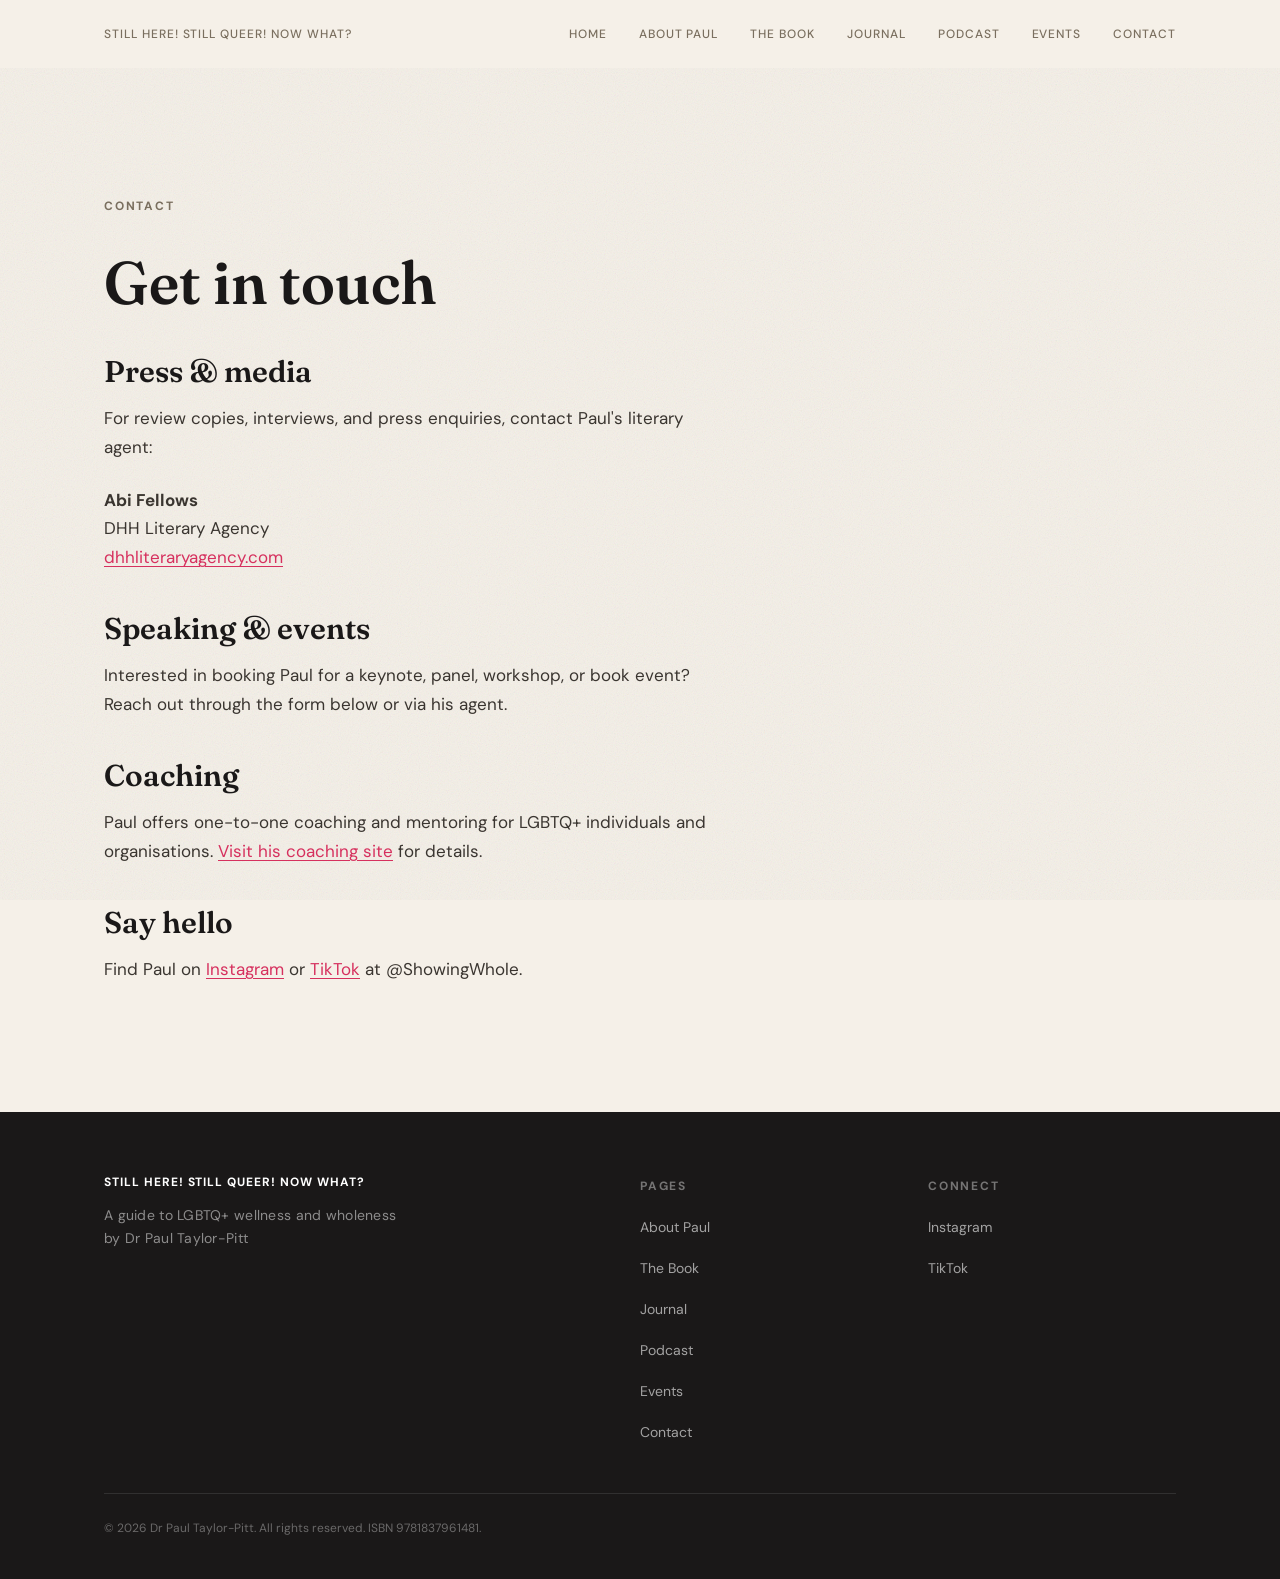
<file: contact.html>
<!DOCTYPE html>
<html lang="en">
<head>
  <meta charset="UTF-8">
  <meta name="viewport" content="width=device-width, initial-scale=1.0">
  <title>Contact — Still Here! Still Queer! Now What?</title>
  <meta name="description" content="Get in touch with Dr Paul Taylor-Pitt — press, rights, coaching, and speaking enquiries.">
  <link rel="preconnect" href="https://fonts.googleapis.com">
  <link rel="preconnect" href="https://fonts.gstatic.com" crossorigin>
  <link href="https://fonts.googleapis.com/css2?family=Fraunces:ital,opsz,wght,SOFT,WONK@0,9..144,100..900,0..100,0..1;1,9..144,100..900,0..100,0..1&family=DM+Sans:ital,wght@0,400;0,500;0,700;1,400&display=swap" rel="stylesheet">
  <link rel="stylesheet" href="css/styles.css">
</head>
<body>

  <!-- Header -->
  <header class="site-header">
    <div class="container">
      <a href="index.html" class="site-title">Still Here! Still Queer! Now What?</a>
      <nav class="site-nav" aria-label="Main navigation">
        <a href="index.html">Home</a>
        <a href="about.html">About Paul</a>
        <a href="book.html">The Book</a>
        <a href="blog/">Journal</a>
        <a href="podcast.html">Podcast</a>
        <a href="events.html">Events</a>
        <a href="contact.html">Contact</a>
      </nav>
      <button class="nav-toggle" aria-label="Open menu" aria-expanded="false">
        <svg width="24" height="24" viewBox="0 0 24 24" fill="none" stroke="currentColor" stroke-width="2">
          <line x1="3" y1="6" x2="21" y2="6"/><line x1="3" y1="12" x2="21" y2="12"/><line x1="3" y1="18" x2="21" y2="18"/>
        </svg>
      </button>
    </div>
  </header>

  <!-- Mobile Nav -->
  <div class="mobile-nav" aria-label="Mobile navigation">
    <button class="mobile-nav-close" aria-label="Close menu">&times;</button>
    <a href="index.html">Home</a>
    <a href="about.html">About Paul</a>
    <a href="book.html">The Book</a>
    <a href="blog/">Journal</a>
    <a href="podcast.html">Podcast</a>
    <a href="events.html">Events</a>
    <a href="contact.html">Contact</a>
  </div>

  <!-- Page Content -->
  <section class="section">
    <div class="container">
      <p class="label mb-6">Contact</p>
      <h1>Get in touch</h1>

      <div class="text-container" style="margin-top: var(--space-7);">
        <h3>Press &amp; media</h3>
        <p>For review copies, interviews, and press enquiries, contact Paul's literary agent:</p>
        <p><strong>Abi Fellows</strong><br>DHH Literary Agency<br><a href="https://www.dhhliteraryagency.com" rel="noopener noreferrer" target="_blank">dhhliteraryagency.com</a></p>

        <h3 style="margin-top: var(--space-7);">Speaking &amp; events</h3>
        <p>Interested in booking Paul for a keynote, panel, workshop, or book event? Reach out through the form below or via his agent.</p>

        <h3 style="margin-top: var(--space-7);">Coaching</h3>
        <p>Paul offers one-to-one coaching and mentoring for LGBTQ+ individuals and organisations. <a href="https://www.drpaultaylorpitt.com" rel="noopener noreferrer" target="_blank">Visit his coaching site</a> for details.</p>

        <h3 style="margin-top: var(--space-7);">Say hello</h3>
        <p>Find Paul on <a href="https://www.instagram.com/showingwhole/" rel="noopener noreferrer" target="_blank">Instagram</a> or <a href="https://www.tiktok.com/@showingwhole" rel="noopener noreferrer" target="_blank">TikTok</a> at @ShowingWhole.</p>
      </div>
    </div>
  </section>

  <!-- Footer -->
  <footer class="site-footer">
    <div class="container">
      <div class="footer-grid">
        <div>
          <p class="site-title" style="margin-bottom: var(--space-4);">Still Here! Still Queer! Now What?</p>
          <p class="meta">A guide to LGBTQ+ wellness and wholeness<br>by Dr Paul Taylor-Pitt</p>
        </div>
        <div>
          <p class="label mb-4">Pages</p>
          <ul class="footer-links">
            <li><a href="about.html">About Paul</a></li>
            <li><a href="book.html">The Book</a></li>
            <li><a href="blog/">Journal</a></li>
            <li><a href="podcast.html">Podcast</a></li>
            <li><a href="events.html">Events</a></li>
            <li><a href="contact.html">Contact</a></li>
          </ul>
        </div>
        <div>
          <p class="label mb-4">Connect</p>
          <ul class="footer-links">
            <li><a href="https://www.instagram.com/showingwhole/" rel="noopener noreferrer" target="_blank">Instagram</a></li>
            <li><a href="https://www.tiktok.com/@showingwhole" rel="noopener noreferrer" target="_blank">TikTok</a></li>
          </ul>
        </div>
      </div>
      <p class="footer-colophon">&copy; 2026 Dr Paul Taylor-Pitt. All rights reserved. ISBN 9781837961481.</p>
    </div>
  </footer>

  <script src="js/main.js"></script>
</body>
</html>
</file>
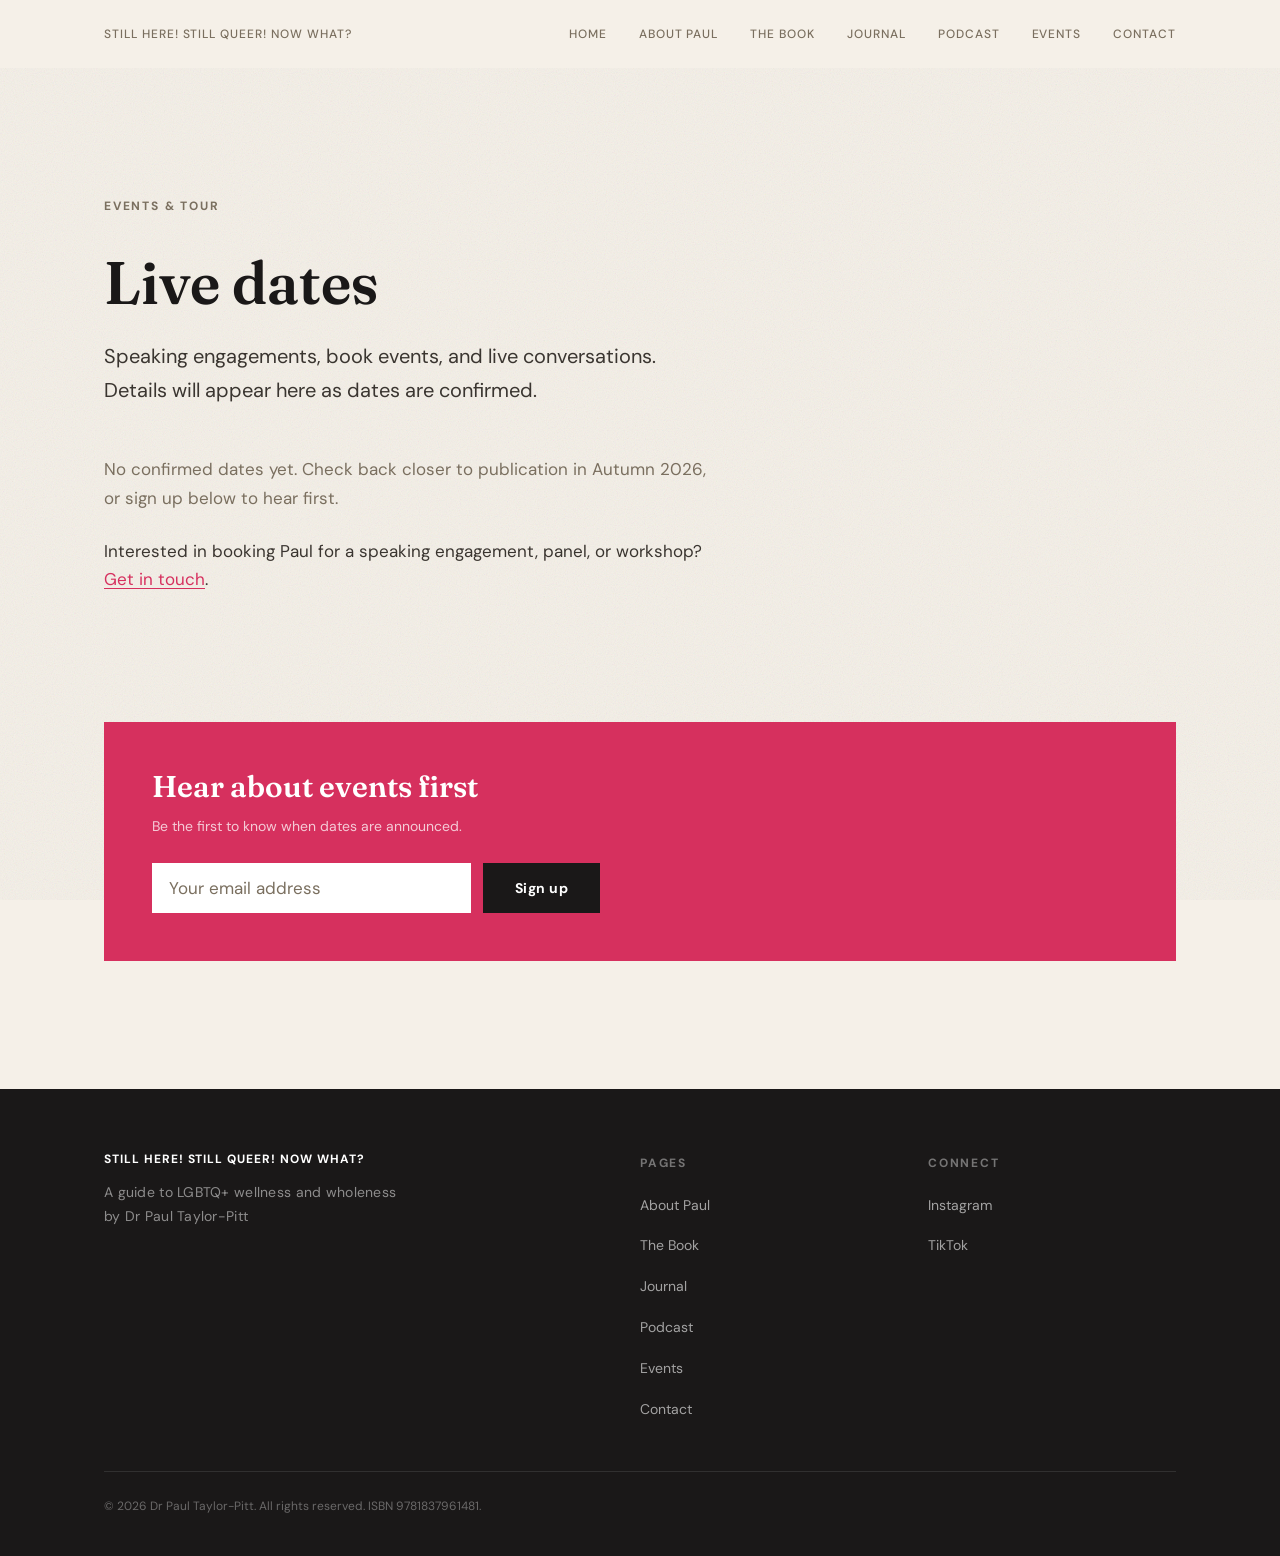
<file: events.html>
<!DOCTYPE html>
<html lang="en">
<head>
  <meta charset="UTF-8">
  <meta name="viewport" content="width=device-width, initial-scale=1.0">
  <title>Events — Still Here! Still Queer! Now What?</title>
  <meta name="description" content="Speaking engagements, live dates, and events with Dr Paul Taylor-Pitt.">
  <link rel="preconnect" href="https://fonts.googleapis.com">
  <link rel="preconnect" href="https://fonts.gstatic.com" crossorigin>
  <link href="https://fonts.googleapis.com/css2?family=Fraunces:ital,opsz,wght,SOFT,WONK@0,9..144,100..900,0..100,0..1;1,9..144,100..900,0..100,0..1&family=DM+Sans:ital,wght@0,400;0,500;0,700;1,400&display=swap" rel="stylesheet">
  <link rel="stylesheet" href="css/styles.css">
</head>
<body>

  <!-- Header -->
  <header class="site-header">
    <div class="container">
      <a href="index.html" class="site-title">Still Here! Still Queer! Now What?</a>
      <nav class="site-nav" aria-label="Main navigation">
        <a href="index.html">Home</a>
        <a href="about.html">About Paul</a>
        <a href="book.html">The Book</a>
        <a href="blog/">Journal</a>
        <a href="podcast.html">Podcast</a>
        <a href="events.html">Events</a>
        <a href="contact.html">Contact</a>
      </nav>
      <button class="nav-toggle" aria-label="Open menu" aria-expanded="false">
        <svg width="24" height="24" viewBox="0 0 24 24" fill="none" stroke="currentColor" stroke-width="2">
          <line x1="3" y1="6" x2="21" y2="6"/><line x1="3" y1="12" x2="21" y2="12"/><line x1="3" y1="18" x2="21" y2="18"/>
        </svg>
      </button>
    </div>
  </header>

  <!-- Mobile Nav -->
  <div class="mobile-nav" aria-label="Mobile navigation">
    <button class="mobile-nav-close" aria-label="Close menu">&times;</button>
    <a href="index.html">Home</a>
    <a href="about.html">About Paul</a>
    <a href="book.html">The Book</a>
    <a href="blog/">Journal</a>
    <a href="podcast.html">Podcast</a>
    <a href="events.html">Events</a>
    <a href="contact.html">Contact</a>
  </div>

  <!-- Page Content -->
  <section class="section">
    <div class="container">
      <p class="label mb-6">Events &amp; Tour</p>
      <h1>Live dates</h1>
      <p class="lead" style="margin-top: var(--space-5);">Speaking engagements, book events, and live conversations. Details will appear here as dates are confirmed.</p>

      <div class="text-container" style="margin-top: var(--space-8);">
        <p class="text-muted">No confirmed dates yet. Check back closer to publication in Autumn 2026, or sign up below to hear first.</p>

        <p style="margin-top: var(--space-5);">Interested in booking Paul for a speaking engagement, panel, or workshop? <a href="contact.html">Get in touch</a>.</p>
      </div>
    </div>
  </section>

  <!-- Email Signup -->
  <section class="section" style="padding-top: 0;">
    <div class="container">
      <div class="email-capture">
        <h3>Hear about events first</h3>
        <p>Be the first to know when dates are announced.</p>
        <form class="email-form" action="#" method="post">
          <input type="email" name="email" placeholder="Your email address" required aria-label="Email address">
          <button type="submit" class="btn btn--primary">Sign up</button>
        </form>
      </div>
    </div>
  </section>

  <!-- Footer -->
  <footer class="site-footer">
    <div class="container">
      <div class="footer-grid">
        <div>
          <p class="site-title" style="margin-bottom: var(--space-4);">Still Here! Still Queer! Now What?</p>
          <p class="meta">A guide to LGBTQ+ wellness and wholeness<br>by Dr Paul Taylor-Pitt</p>
        </div>
        <div>
          <p class="label mb-4">Pages</p>
          <ul class="footer-links">
            <li><a href="about.html">About Paul</a></li>
            <li><a href="book.html">The Book</a></li>
            <li><a href="blog/">Journal</a></li>
            <li><a href="podcast.html">Podcast</a></li>
            <li><a href="events.html">Events</a></li>
            <li><a href="contact.html">Contact</a></li>
          </ul>
        </div>
        <div>
          <p class="label mb-4">Connect</p>
          <ul class="footer-links">
            <li><a href="https://www.instagram.com/showingwhole/" rel="noopener noreferrer" target="_blank">Instagram</a></li>
            <li><a href="https://www.tiktok.com/@showingwhole" rel="noopener noreferrer" target="_blank">TikTok</a></li>
          </ul>
        </div>
      </div>
      <p class="footer-colophon">&copy; 2026 Dr Paul Taylor-Pitt. All rights reserved. ISBN 9781837961481.</p>
    </div>
  </footer>

  <script src="js/main.js"></script>
</body>
</html>
</file>
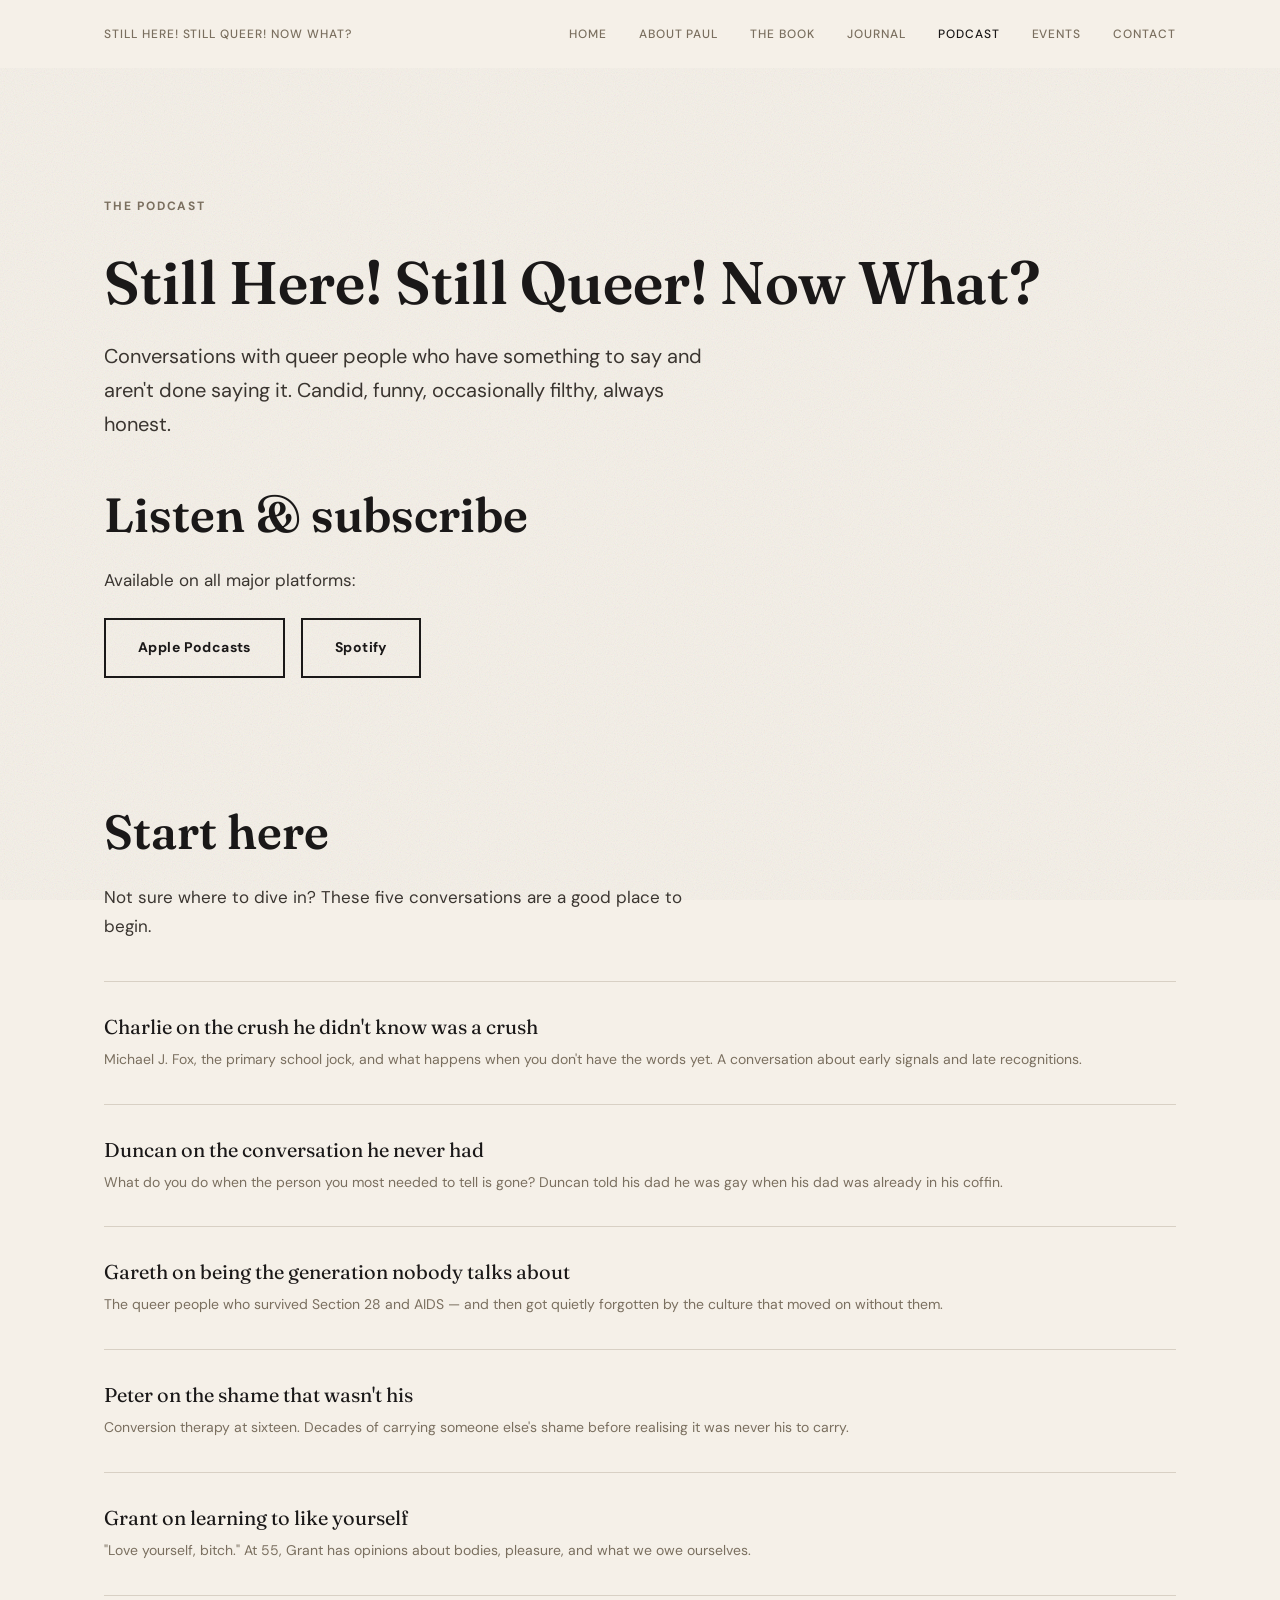
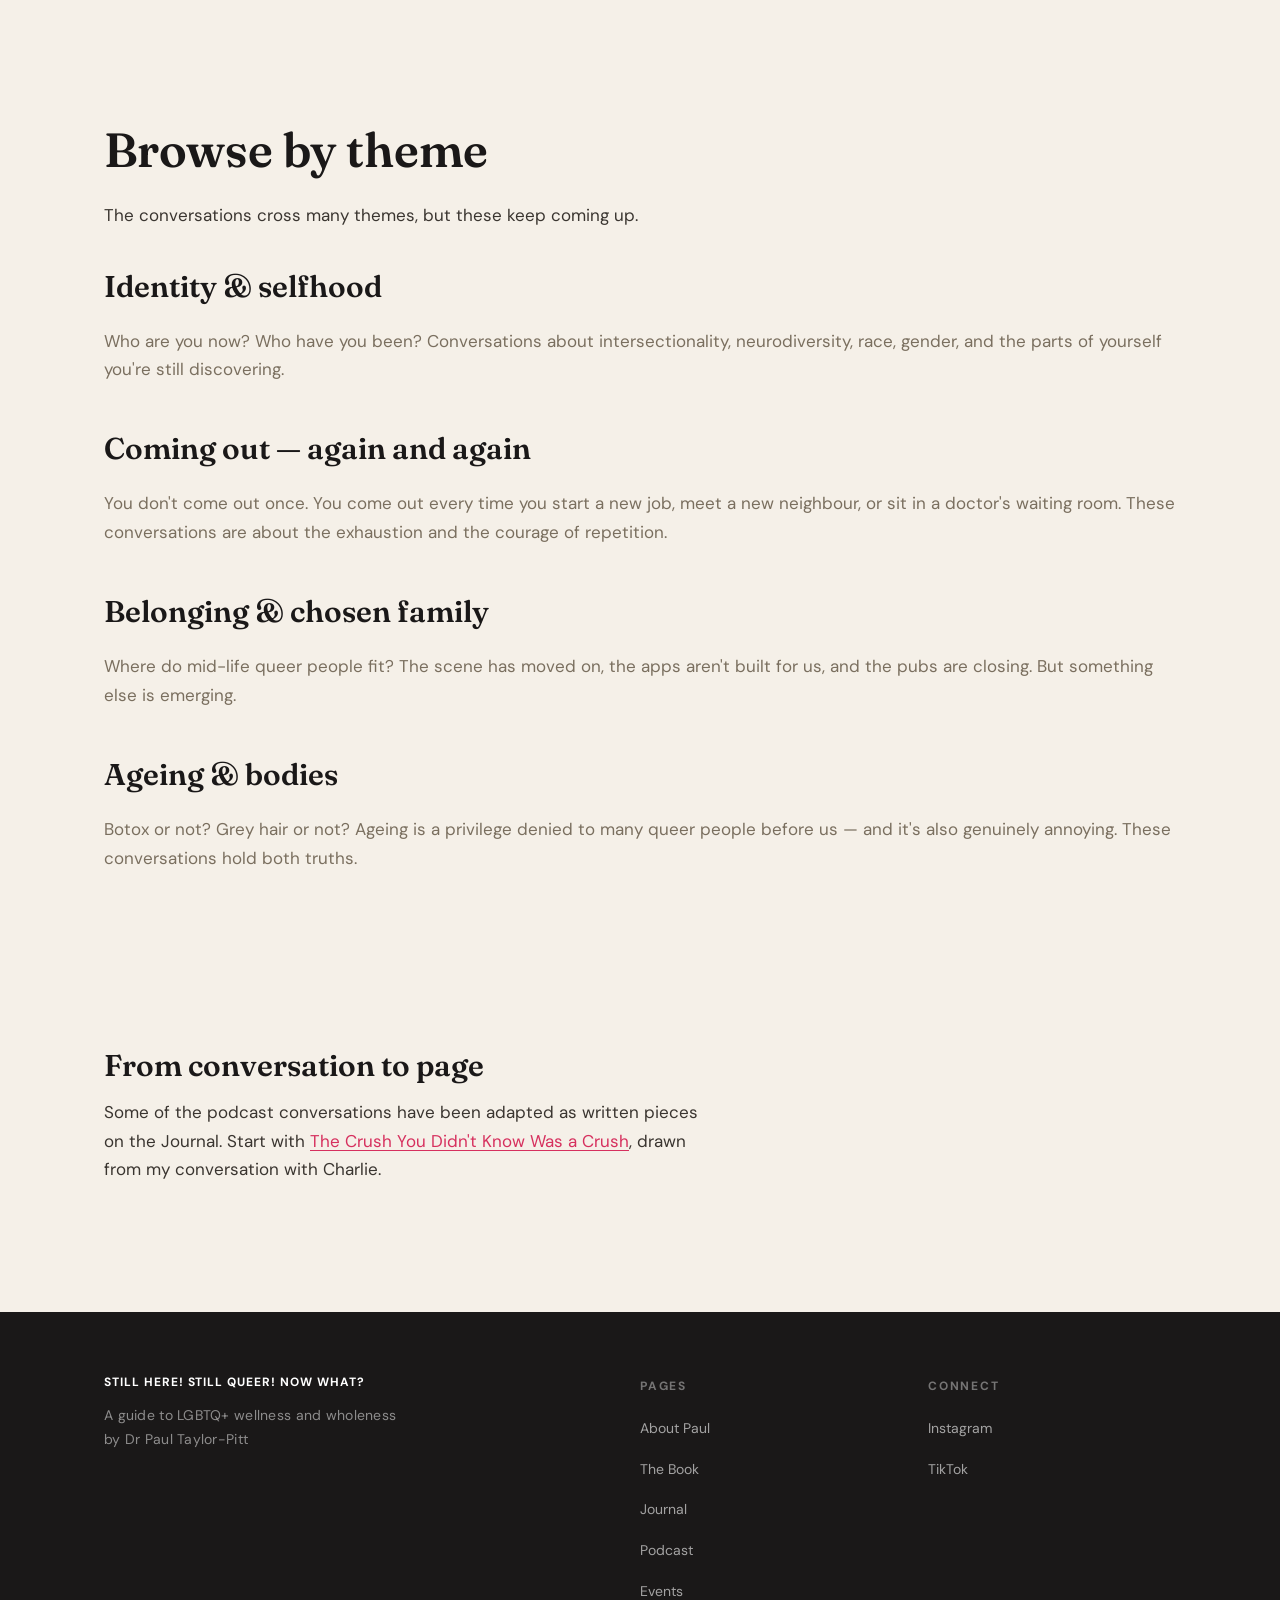
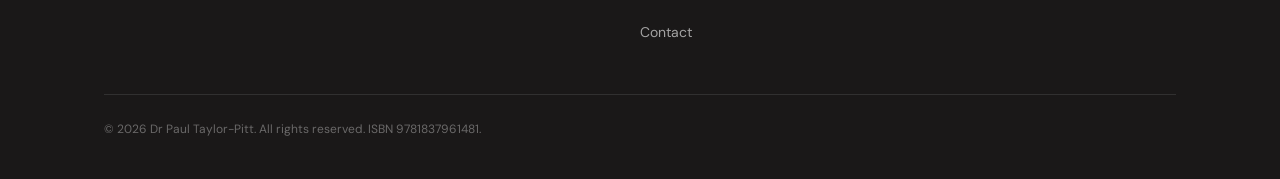
<file: podcast.html>
<!DOCTYPE html>
<html lang="en">
<head>
  <meta charset="UTF-8">
  <meta name="viewport" content="width=device-width, initial-scale=1.0">
  <title>Podcast — Still Here! Still Queer! Now What?</title>
  <meta name="description" content="Still Here! Still Queer! Now What? The Podcast — conversations about ageing, wholeness and identity through an LGBTQ+ lens.">
  <link rel="preconnect" href="https://fonts.googleapis.com">
  <link rel="preconnect" href="https://fonts.gstatic.com" crossorigin>
  <link href="https://fonts.googleapis.com/css2?family=Fraunces:ital,opsz,wght,SOFT,WONK@0,9..144,100..900,0..100,0..1;1,9..144,100..900,0..100,0..1&family=DM+Sans:ital,wght@0,400;0,500;0,700;1,400&display=swap" rel="stylesheet">
  <link rel="stylesheet" href="css/styles.css">
</head>
<body>

  <!-- Header -->
  <header class="site-header">
    <div class="container">
      <a href="index.html" class="site-title">Still Here! Still Queer! Now What?</a>
      <nav class="site-nav" aria-label="Main navigation">
        <a href="index.html">Home</a>
        <a href="about.html">About Paul</a>
        <a href="book.html">The Book</a>
        <a href="blog/">Journal</a>
        <a href="podcast.html" aria-current="page">Podcast</a>
        <a href="events.html">Events</a>
        <a href="contact.html">Contact</a>
      </nav>
      <button class="nav-toggle" aria-label="Open menu" aria-expanded="false">
        <svg width="24" height="24" viewBox="0 0 24 24" fill="none" stroke="currentColor" stroke-width="2">
          <line x1="3" y1="6" x2="21" y2="6"/><line x1="3" y1="12" x2="21" y2="12"/><line x1="3" y1="18" x2="21" y2="18"/>
        </svg>
      </button>
    </div>
  </header>

  <!-- Mobile Nav -->
  <div class="mobile-nav" aria-label="Mobile navigation">
    <button class="mobile-nav-close" aria-label="Close menu">&times;</button>
    <a href="index.html">Home</a>
    <a href="about.html">About Paul</a>
    <a href="book.html">The Book</a>
    <a href="blog/">Journal</a>
    <a href="podcast.html">Podcast</a>
    <a href="events.html">Events</a>
    <a href="contact.html">Contact</a>
  </div>

  <!-- Page Content -->
  <section class="section">
    <div class="container">
      <p class="label mb-6">The Podcast</p>
      <h1>Still Here! Still Queer! Now What?</h1>
      <p class="lead" style="margin-top: var(--space-5);">Conversations with queer people who have something to say and aren't done saying it. Candid, funny, occasionally filthy, always honest.</p>

      <div class="text-container" style="margin-top: var(--space-8);">
        <h2>Listen &amp; subscribe</h2>
        <p>Available on all major platforms:</p>
        <div style="display: flex; gap: var(--space-4); flex-wrap: wrap; margin-top: var(--space-4);">
          <a href="https://podcasts.apple.com/gb/podcast/still-here-still-queer-now-what/id1713365889" class="btn btn--outline" rel="noopener noreferrer" target="_blank">Apple Podcasts</a>
          <a href="https://open.spotify.com/show/still-here-still-queer" class="btn btn--outline" rel="noopener noreferrer" target="_blank">Spotify</a>
        </div>
      </div>
    </div>
  </section>

  <!-- Start Here -->
  <section class="section" style="padding-top: 0;">
    <div class="container">
      <h2>Start here</h2>
      <p class="text-container" style="margin-bottom: var(--space-7);">Not sure where to dive in? These five conversations are a good place to begin.</p>

      <div class="podcast-episode">
        <p class="podcast-episode-title">Charlie on the crush he didn't know was a crush</p>
        <p class="podcast-episode-hook">Michael J. Fox, the primary school jock, and what happens when you don't have the words yet. A conversation about early signals and late recognitions.</p>
      </div>

      <div class="podcast-episode">
        <p class="podcast-episode-title">Duncan on the conversation he never had</p>
        <p class="podcast-episode-hook">What do you do when the person you most needed to tell is gone? Duncan told his dad he was gay when his dad was already in his coffin.</p>
      </div>

      <div class="podcast-episode">
        <p class="podcast-episode-title">Gareth on being the generation nobody talks about</p>
        <p class="podcast-episode-hook">The queer people who survived Section 28 and AIDS &mdash; and then got quietly forgotten by the culture that moved on without them.</p>
      </div>

      <div class="podcast-episode">
        <p class="podcast-episode-title">Peter on the shame that wasn't his</p>
        <p class="podcast-episode-hook">Conversion therapy at sixteen. Decades of carrying someone else's shame before realising it was never his to carry.</p>
      </div>

      <div class="podcast-episode">
        <p class="podcast-episode-title">Grant on learning to like yourself</p>
        <p class="podcast-episode-hook">"Love yourself, bitch." At 55, Grant has opinions about bodies, pleasure, and what we owe ourselves.</p>
      </div>
    </div>
  </section>

  <!-- By Theme -->
  <section class="section" style="padding-top: 0;">
    <div class="container">
      <h2>Browse by theme</h2>
      <p class="text-container" style="margin-bottom: var(--space-7);">The conversations cross many themes, but these keep coming up.</p>

      <div class="podcast-theme-group">
        <h3>Identity &amp; selfhood</h3>
        <p class="text-muted">Who are you now? Who have you been? Conversations about intersectionality, neurodiversity, race, gender, and the parts of yourself you're still discovering.</p>
      </div>

      <div class="podcast-theme-group">
        <h3>Coming out &mdash; again and again</h3>
        <p class="text-muted">You don't come out once. You come out every time you start a new job, meet a new neighbour, or sit in a doctor's waiting room. These conversations are about the exhaustion and the courage of repetition.</p>
      </div>

      <div class="podcast-theme-group">
        <h3>Belonging &amp; chosen family</h3>
        <p class="text-muted">Where do mid-life queer people fit? The scene has moved on, the apps aren't built for us, and the pubs are closing. But something else is emerging.</p>
      </div>

      <div class="podcast-theme-group">
        <h3>Ageing &amp; bodies</h3>
        <p class="text-muted">Botox or not? Grey hair or not? Ageing is a privilege denied to many queer people before us &mdash; and it's also genuinely annoying. These conversations hold both truths.</p>
      </div>
    </div>
  </section>

  <!-- Read More -->
  <section class="section" style="padding-top: 0;">
    <div class="container">
      <div class="text-container">
        <h3>From conversation to page</h3>
        <p>Some of the podcast conversations have been adapted as written pieces on the Journal. Start with <a href="blog/the-crush-you-didnt-know.html">The Crush You Didn't Know Was a Crush</a>, drawn from my conversation with Charlie.</p>
      </div>
    </div>
  </section>

  <!-- Footer -->
  <footer class="site-footer">
    <div class="container">
      <div class="footer-grid">
        <div>
          <p class="site-title" style="margin-bottom: var(--space-4);">Still Here! Still Queer! Now What?</p>
          <p class="meta">A guide to LGBTQ+ wellness and wholeness<br>by Dr Paul Taylor-Pitt</p>
        </div>
        <div>
          <p class="label mb-4">Pages</p>
          <ul class="footer-links">
            <li><a href="about.html">About Paul</a></li>
            <li><a href="book.html">The Book</a></li>
            <li><a href="blog/">Journal</a></li>
            <li><a href="podcast.html">Podcast</a></li>
            <li><a href="events.html">Events</a></li>
            <li><a href="contact.html">Contact</a></li>
          </ul>
        </div>
        <div>
          <p class="label mb-4">Connect</p>
          <ul class="footer-links">
            <li><a href="https://www.instagram.com/showingwhole/" rel="noopener noreferrer" target="_blank">Instagram</a></li>
            <li><a href="https://www.tiktok.com/@showingwhole" rel="noopener noreferrer" target="_blank">TikTok</a></li>
          </ul>
        </div>
      </div>
      <p class="footer-colophon">&copy; 2026 Dr Paul Taylor-Pitt. All rights reserved. ISBN 9781837961481.</p>
    </div>
  </footer>

  <script src="js/main.js"></script>
</body>
</html>
</file>
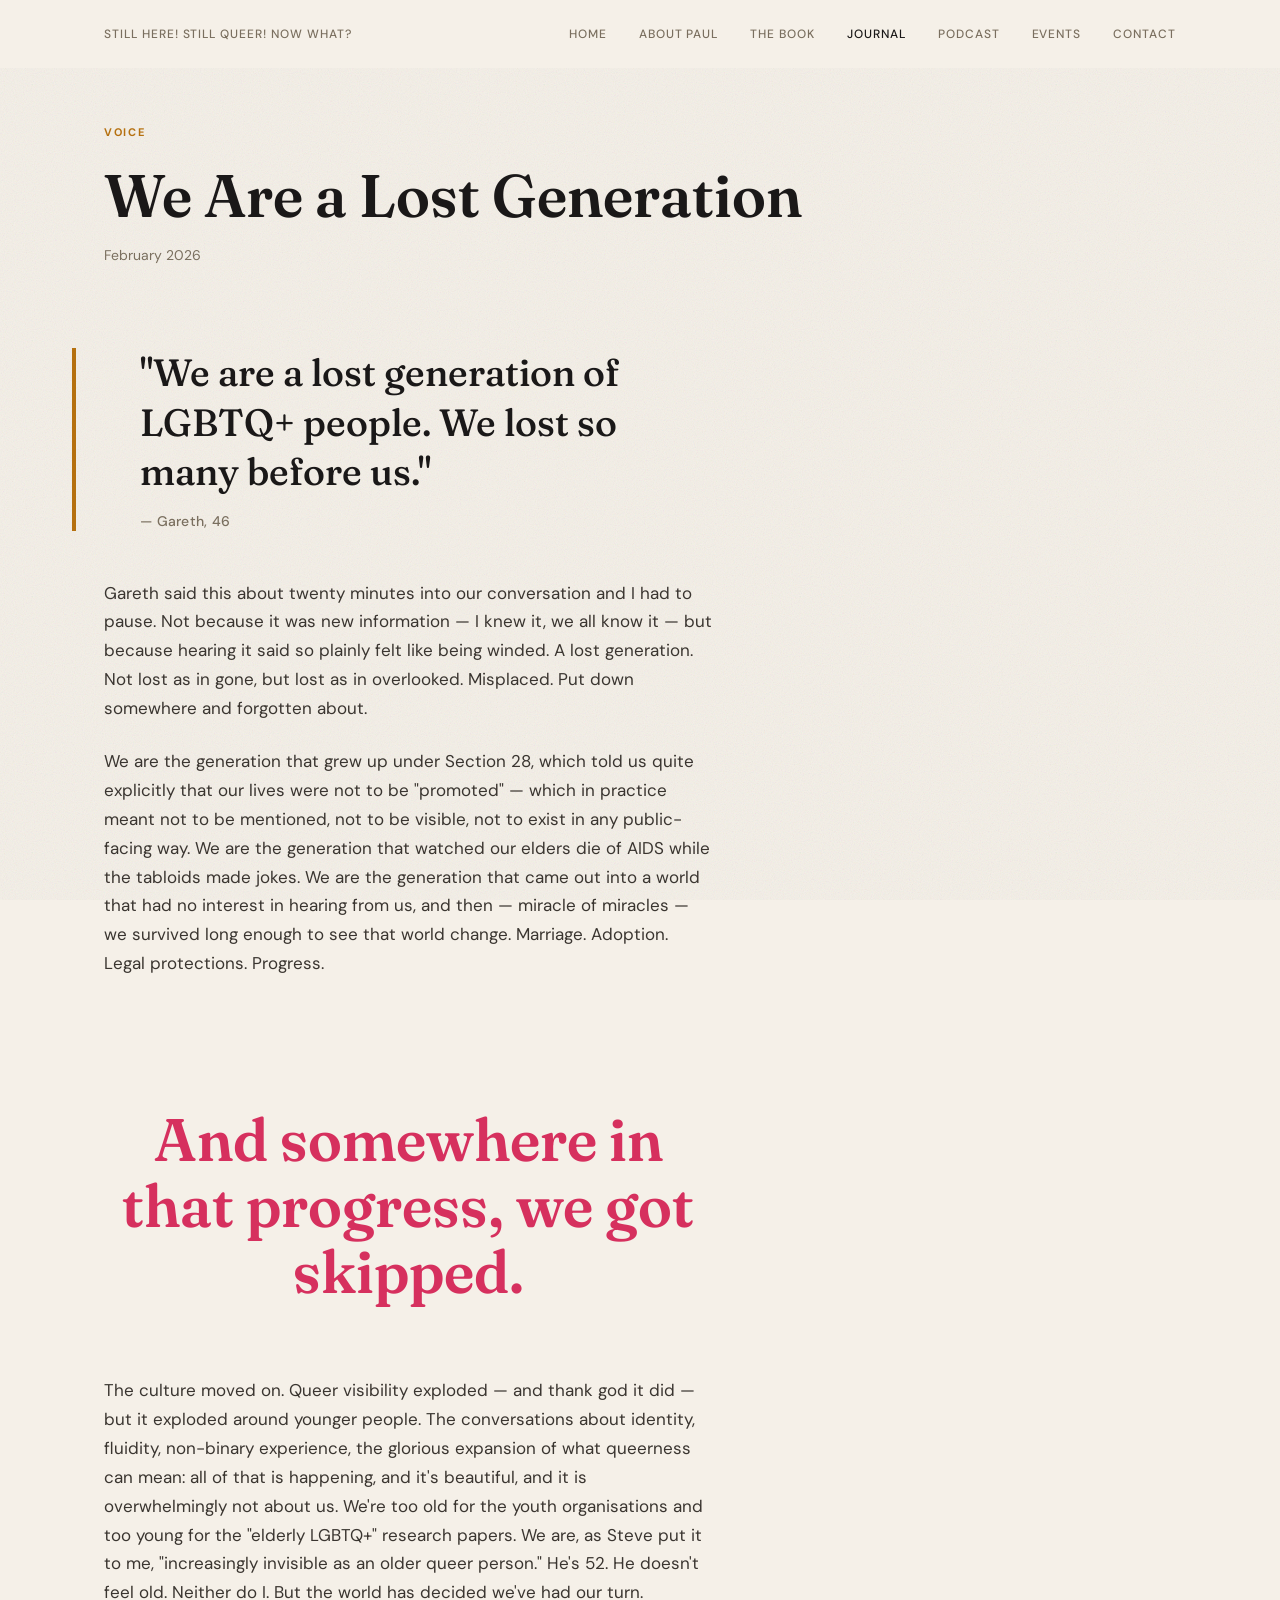
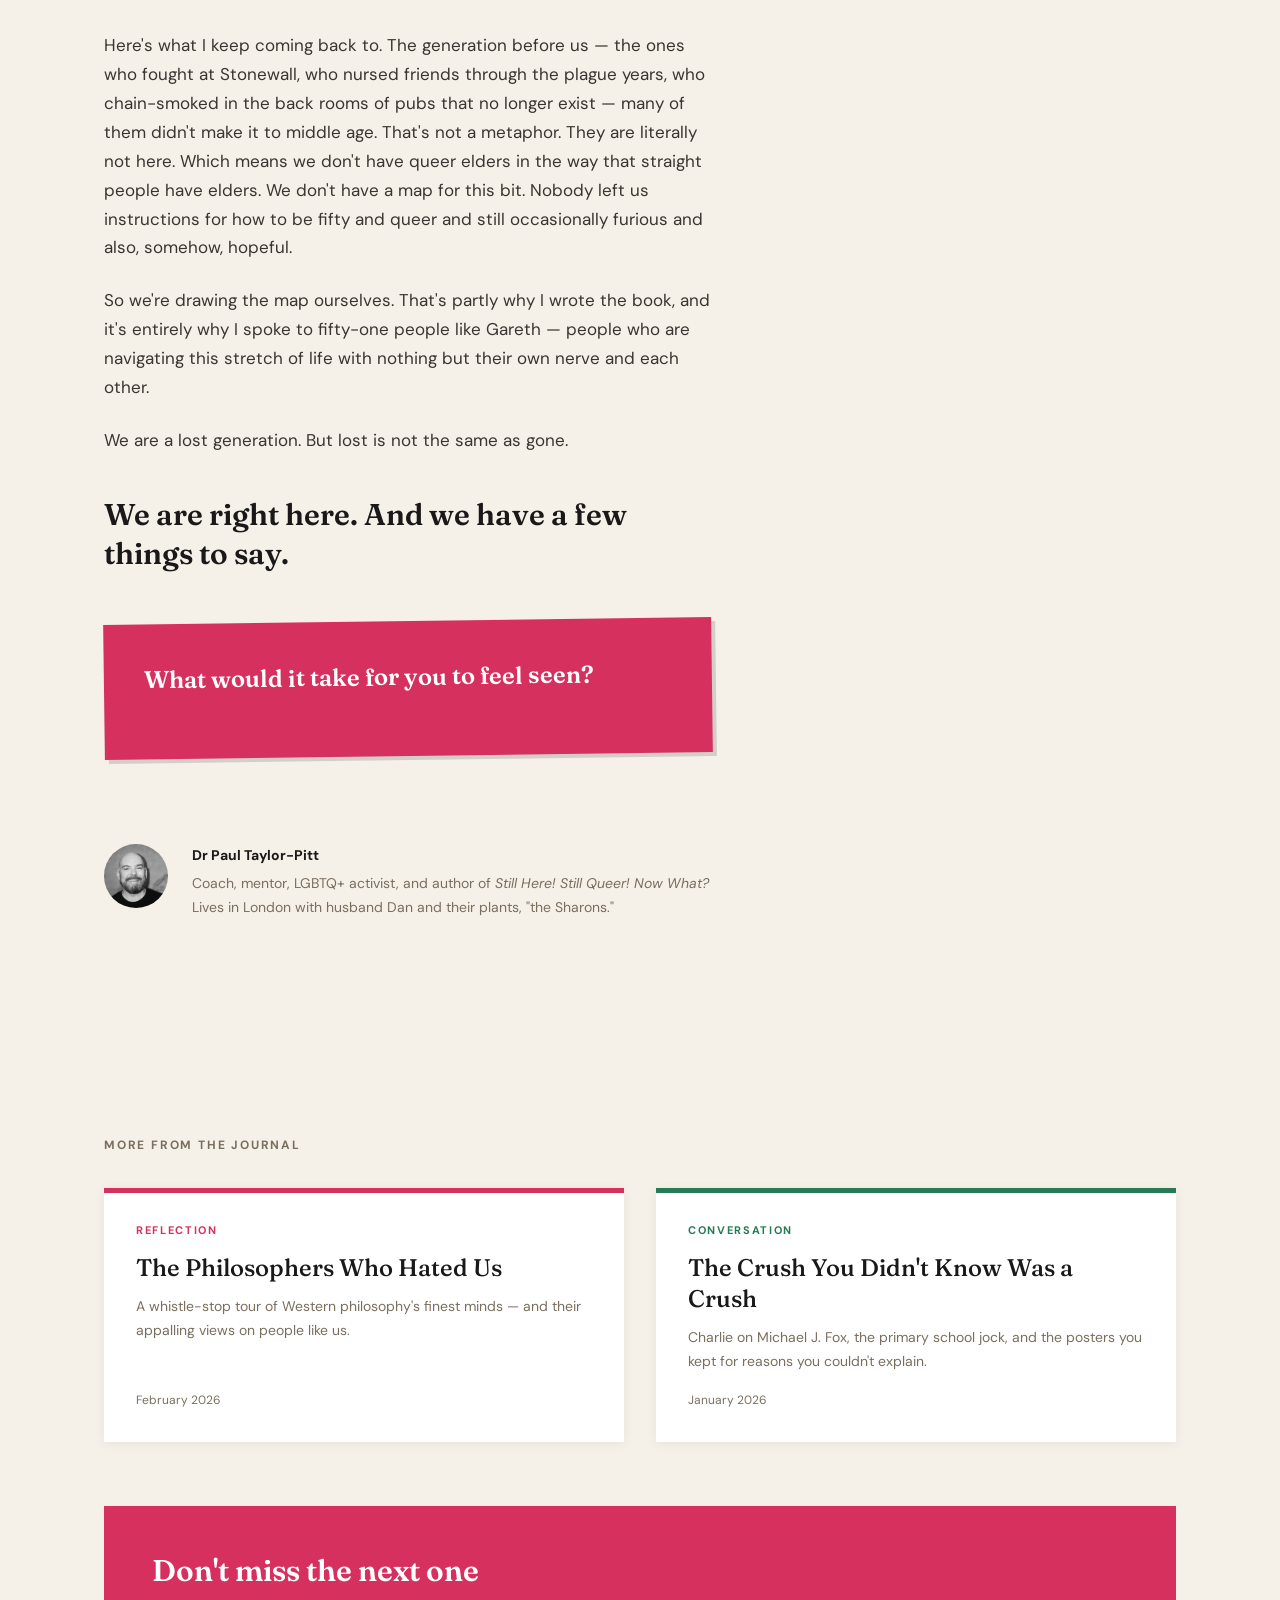
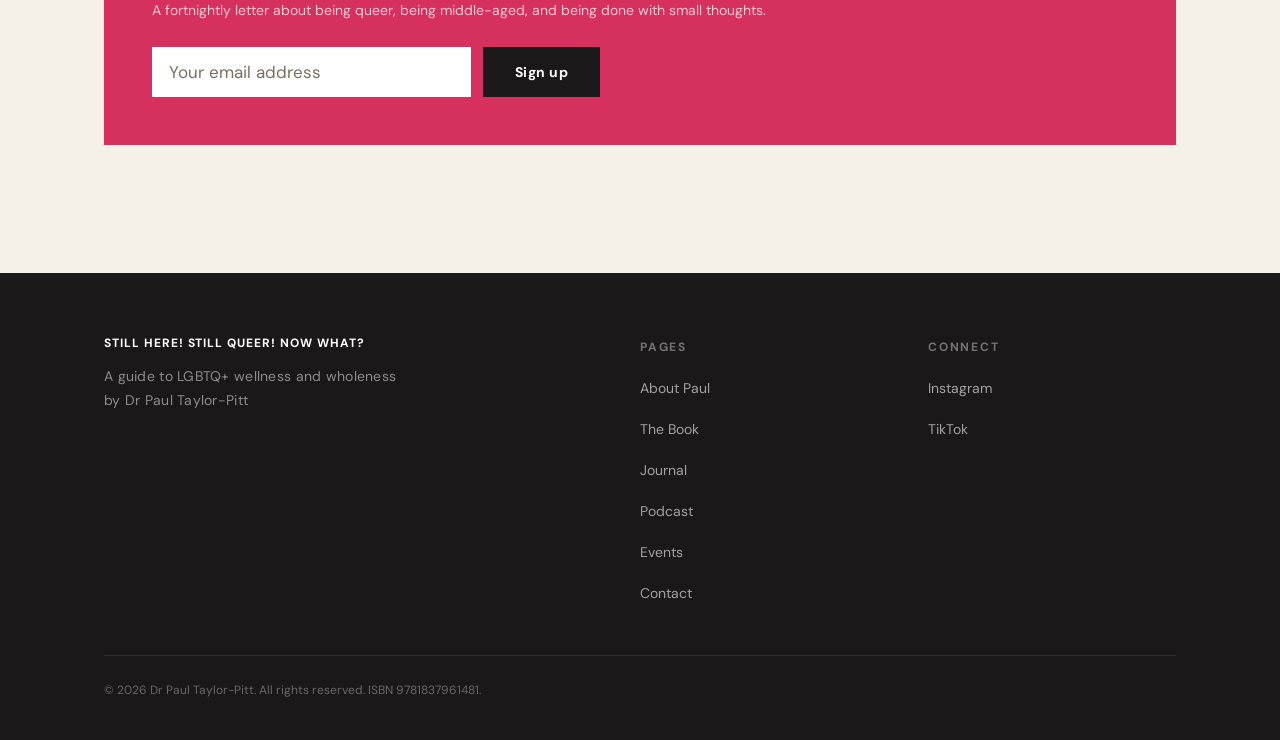
<file: blog/a-lost-generation.html>
<!DOCTYPE html>
<html lang="en">
<head>
  <meta charset="UTF-8">
  <meta name="viewport" content="width=device-width, initial-scale=1.0">
  <title>We Are a Lost Generation — Still Here! Still Queer! Now What?</title>
  <meta name="description" content="Gareth is 46 and he said something in our conversation that I haven't been able to shake. On the invisibility of mid-life queer people.">
  <link rel="preconnect" href="https://fonts.googleapis.com">
  <link rel="preconnect" href="https://fonts.gstatic.com" crossorigin>
  <link href="https://fonts.googleapis.com/css2?family=Fraunces:ital,opsz,wght,SOFT,WONK@0,9..144,100..900,0..100,0..1;1,9..144,100..900,0..100,0..1&family=DM+Sans:ital,wght@0,400;0,500;0,700;1,400&display=swap" rel="stylesheet">
  <link rel="stylesheet" href="../css/styles.css">
</head>
<body>

  <!-- Header -->
  <header class="site-header">
    <div class="container">
      <a href="../index.html" class="site-title">Still Here! Still Queer! Now What?</a>
      <nav class="site-nav" aria-label="Main navigation">
        <a href="../index.html">Home</a>
        <a href="../about.html">About Paul</a>
        <a href="../book.html">The Book</a>
        <a href="./" aria-current="page">Journal</a>
        <a href="../podcast.html">Podcast</a>
        <a href="../events.html">Events</a>
        <a href="../contact.html">Contact</a>
      </nav>
      <button class="nav-toggle" aria-label="Open menu" aria-expanded="false">
        <svg width="24" height="24" viewBox="0 0 24 24" fill="none" stroke="currentColor" stroke-width="2">
          <line x1="3" y1="6" x2="21" y2="6"/><line x1="3" y1="12" x2="21" y2="12"/><line x1="3" y1="18" x2="21" y2="18"/>
        </svg>
      </button>
    </div>
  </header>

  <!-- Mobile Nav -->
  <div class="mobile-nav" aria-label="Mobile navigation">
    <button class="mobile-nav-close" aria-label="Close menu">&times;</button>
    <a href="../index.html">Home</a>
    <a href="../about.html">About Paul</a>
    <a href="../book.html">The Book</a>
    <a href="./">Journal</a>
    <a href="../podcast.html">Podcast</a>
    <a href="../events.html">Events</a>
    <a href="../contact.html">Contact</a>
  </div>

  <!-- Post Header -->
  <section class="section post-header">
    <div class="container">
      <span class="category-label category-label--voice">Voice</span>
      <h1>We Are a Lost Generation</h1>
      <p class="post-meta">February 2026</p>
    </div>
  </section>

  <!-- Post Body -->
  <section class="section post-body" style="padding-top: 0;">
    <div class="container">
      <div class="text-container">

        <div class="voice-quote">
          "We are a lost generation of LGBTQ+ people. We lost so many before us."
          <span class="voice-quote-attribution">&mdash; Gareth, 46</span>
        </div>

        <p>Gareth said this about twenty minutes into our conversation and I had to pause. Not because it was new information &mdash; I knew it, we all know it &mdash; but because hearing it said so plainly felt like being winded. A lost generation. Not lost as in gone, but lost as in overlooked. Misplaced. Put down somewhere and forgotten about.</p>

        <p>We are the generation that grew up under Section 28, which told us quite explicitly that our lives were not to be "promoted" &mdash; which in practice meant not to be mentioned, not to be visible, not to exist in any public-facing way. We are the generation that watched our elders die of AIDS while the tabloids made jokes. We are the generation that came out into a world that had no interest in hearing from us, and then &mdash; miracle of miracles &mdash; we survived long enough to see that world change. Marriage. Adoption. Legal protections. Progress.</p>

        <p class="pull-quote--interrupt">And somewhere in that progress, we got skipped.</p>

        <p>The culture moved on. Queer visibility exploded &mdash; and thank god it did &mdash; but it exploded around younger people. The conversations about identity, fluidity, non-binary experience, the glorious expansion of what queerness can mean: all of that is happening, and it's beautiful, and it is overwhelmingly not about us. We're too old for the youth organisations and too young for the "elderly LGBTQ+" research papers. We are, as Steve put it to me, "increasingly invisible as an older queer person." He's 52. He doesn't feel old. Neither do I. But the world has decided we've had our turn.</p>

        <p>Here's what I keep coming back to. The generation before us &mdash; the ones who fought at Stonewall, who nursed friends through the plague years, who chain-smoked in the back rooms of pubs that no longer exist &mdash; many of them didn't make it to middle age. That's not a metaphor. They are literally not here. Which means we don't have queer elders in the way that straight people have elders. We don't have a map for this bit. Nobody left us instructions for how to be fifty and queer and still occasionally furious and also, somehow, hopeful.</p>

        <p>So we're drawing the map ourselves. That's partly why I wrote the book, and it's entirely why I spoke to fifty-one people like Gareth &mdash; people who are navigating this stretch of life with nothing but their own nerve and each other.</p>

        <p>We are a lost generation. But lost is not the same as gone.</p>
        <p class="drop-sentence">We are right here. And we have a few things to say.</p>

        <div class="closing-question">
          <p>What would it take for you to feel seen?</p>
        </div>

      </div>

      <!-- Author Bio -->
      <div class="author-bio">
        <div class="author-bio-avatar"><img src="../assets/images/PTP-avatar.jpeg" alt="Dr Paul Taylor-Pitt"></div>
        <div>
          <p class="author-bio-name">Dr Paul Taylor-Pitt</p>
          <p class="author-bio-text">Coach, mentor, LGBTQ+ activist, and author of <em>Still Here! Still Queer! Now What?</em> Lives in London with husband Dan and their plants, "the Sharons."</p>
        </div>
      </div>

    </div>
  </section>

  <!-- More Posts -->
  <section class="section more-posts">
    <div class="container">
      <p class="label">More from the Journal</p>
      <div class="post-grid">
        <a href="the-philosophers-who-hated-us.html" class="journal-card">
          <span class="category-label category-label--reflection">Reflection</span>
          <h3 class="journal-card-title">The Philosophers Who Hated Us</h3>
          <p class="journal-card-excerpt">A whistle-stop tour of Western philosophy's finest minds &mdash; and their appalling views on people like us.</p>
          <span class="journal-card-date">February 2026</span>
        </a>
        <a href="the-crush-you-didnt-know.html" class="journal-card">
          <span class="category-label category-label--conversation">Conversation</span>
          <h3 class="journal-card-title">The Crush You Didn't Know Was a Crush</h3>
          <p class="journal-card-excerpt">Charlie on Michael J. Fox, the primary school jock, and the posters you kept for reasons you couldn't explain.</p>
          <span class="journal-card-date">January 2026</span>
        </a>
      </div>
    </div>
  </section>

  <!-- Email Signup -->
  <section class="section" style="padding-top: 0;">
    <div class="container">
      <div class="email-capture">
        <h3>Don't miss the next one</h3>
        <p>A fortnightly letter about being queer, being middle-aged, and being done with small thoughts.</p>
        <form class="email-form" action="#" method="post">
          <input type="email" name="email" placeholder="Your email address" required aria-label="Email address">
          <button type="submit" class="btn btn--primary">Sign up</button>
        </form>
      </div>
    </div>
  </section>

  <!-- Footer -->
  <footer class="site-footer">
    <div class="container">
      <div class="footer-grid">
        <div>
          <p class="site-title" style="margin-bottom: var(--space-4);">Still Here! Still Queer! Now What?</p>
          <p class="meta">A guide to LGBTQ+ wellness and wholeness<br>by Dr Paul Taylor-Pitt</p>
        </div>
        <div>
          <p class="label mb-4">Pages</p>
          <ul class="footer-links">
            <li><a href="../about.html">About Paul</a></li>
            <li><a href="../book.html">The Book</a></li>
            <li><a href="./">Journal</a></li>
            <li><a href="../podcast.html">Podcast</a></li>
            <li><a href="../events.html">Events</a></li>
            <li><a href="../contact.html">Contact</a></li>
          </ul>
        </div>
        <div>
          <p class="label mb-4">Connect</p>
          <ul class="footer-links">
            <li><a href="https://www.instagram.com/showingwhole/" rel="noopener noreferrer" target="_blank">Instagram</a></li>
            <li><a href="https://www.tiktok.com/@showingwhole" rel="noopener noreferrer" target="_blank">TikTok</a></li>
          </ul>
        </div>
      </div>
      <p class="footer-colophon">&copy; 2026 Dr Paul Taylor-Pitt. All rights reserved. ISBN 9781837961481.</p>
    </div>
  </footer>

  <script src="../js/main.js"></script>
</body>
</html>
</file>
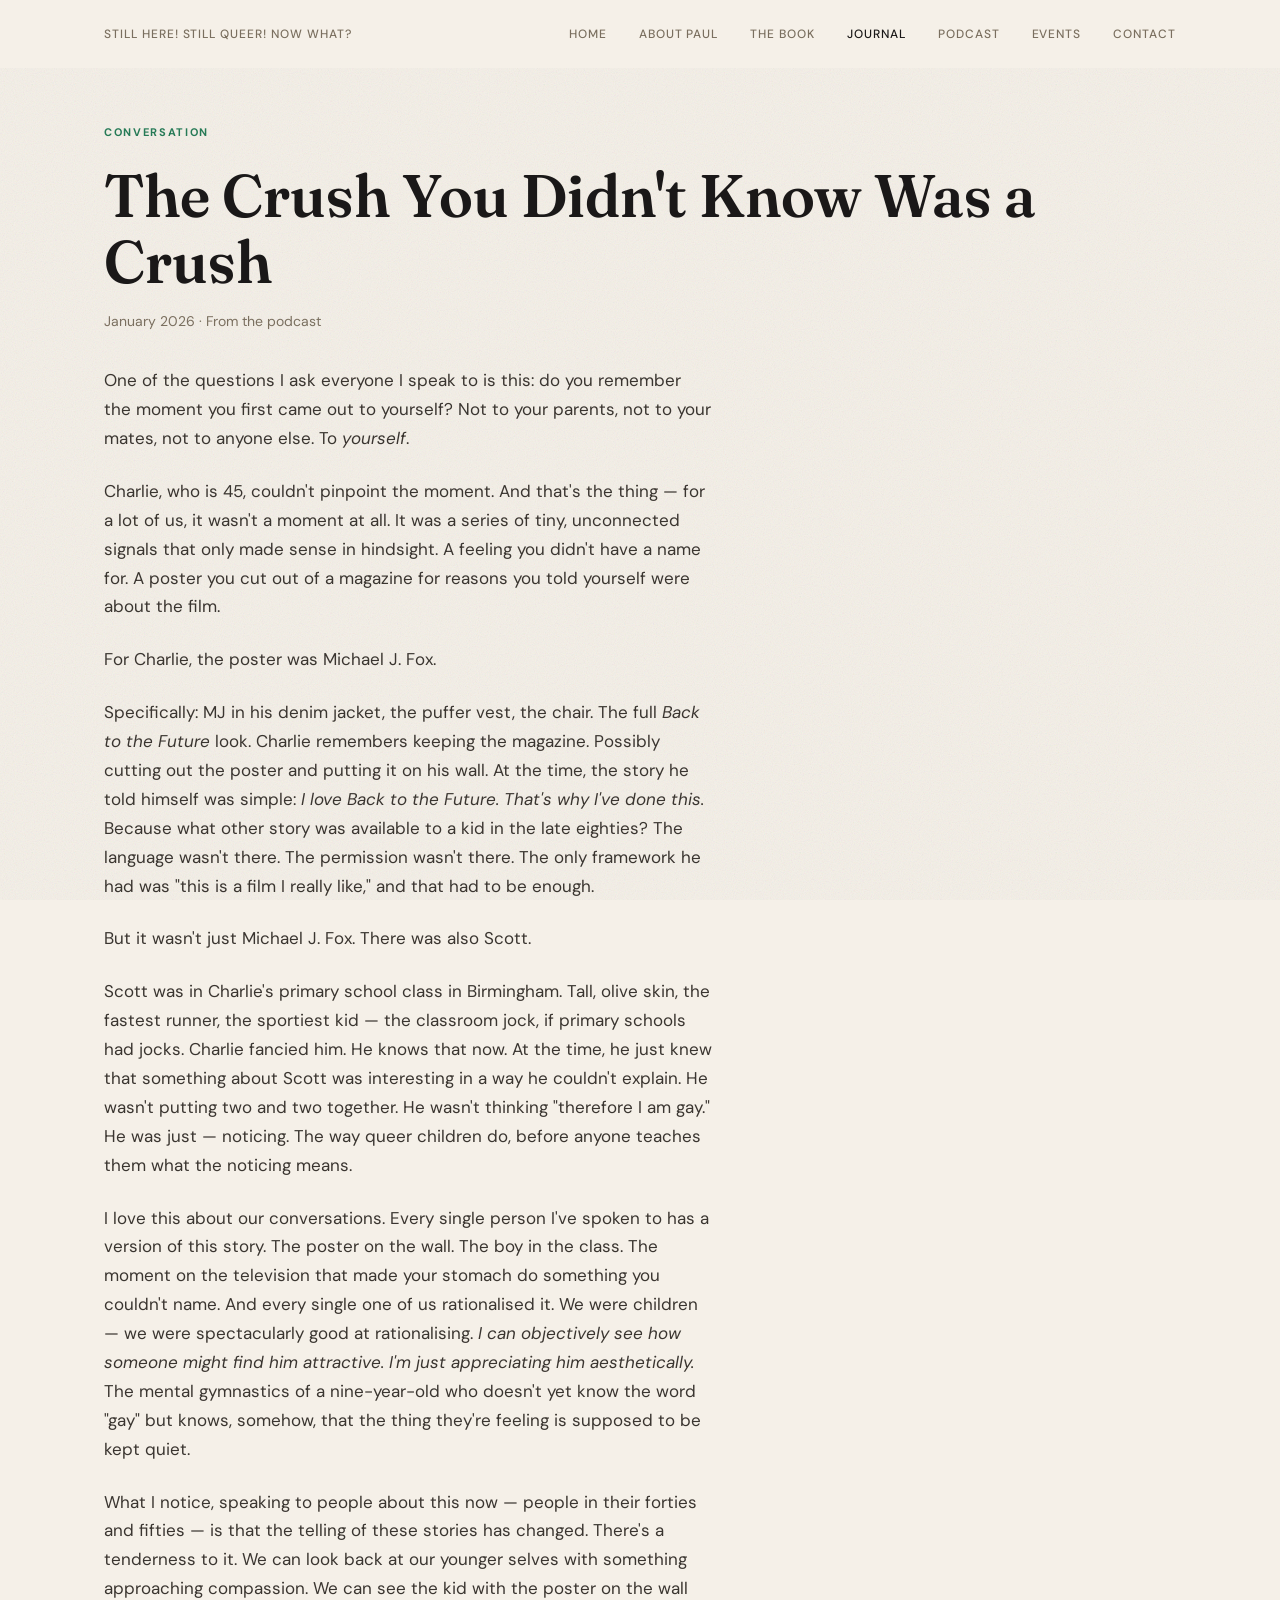
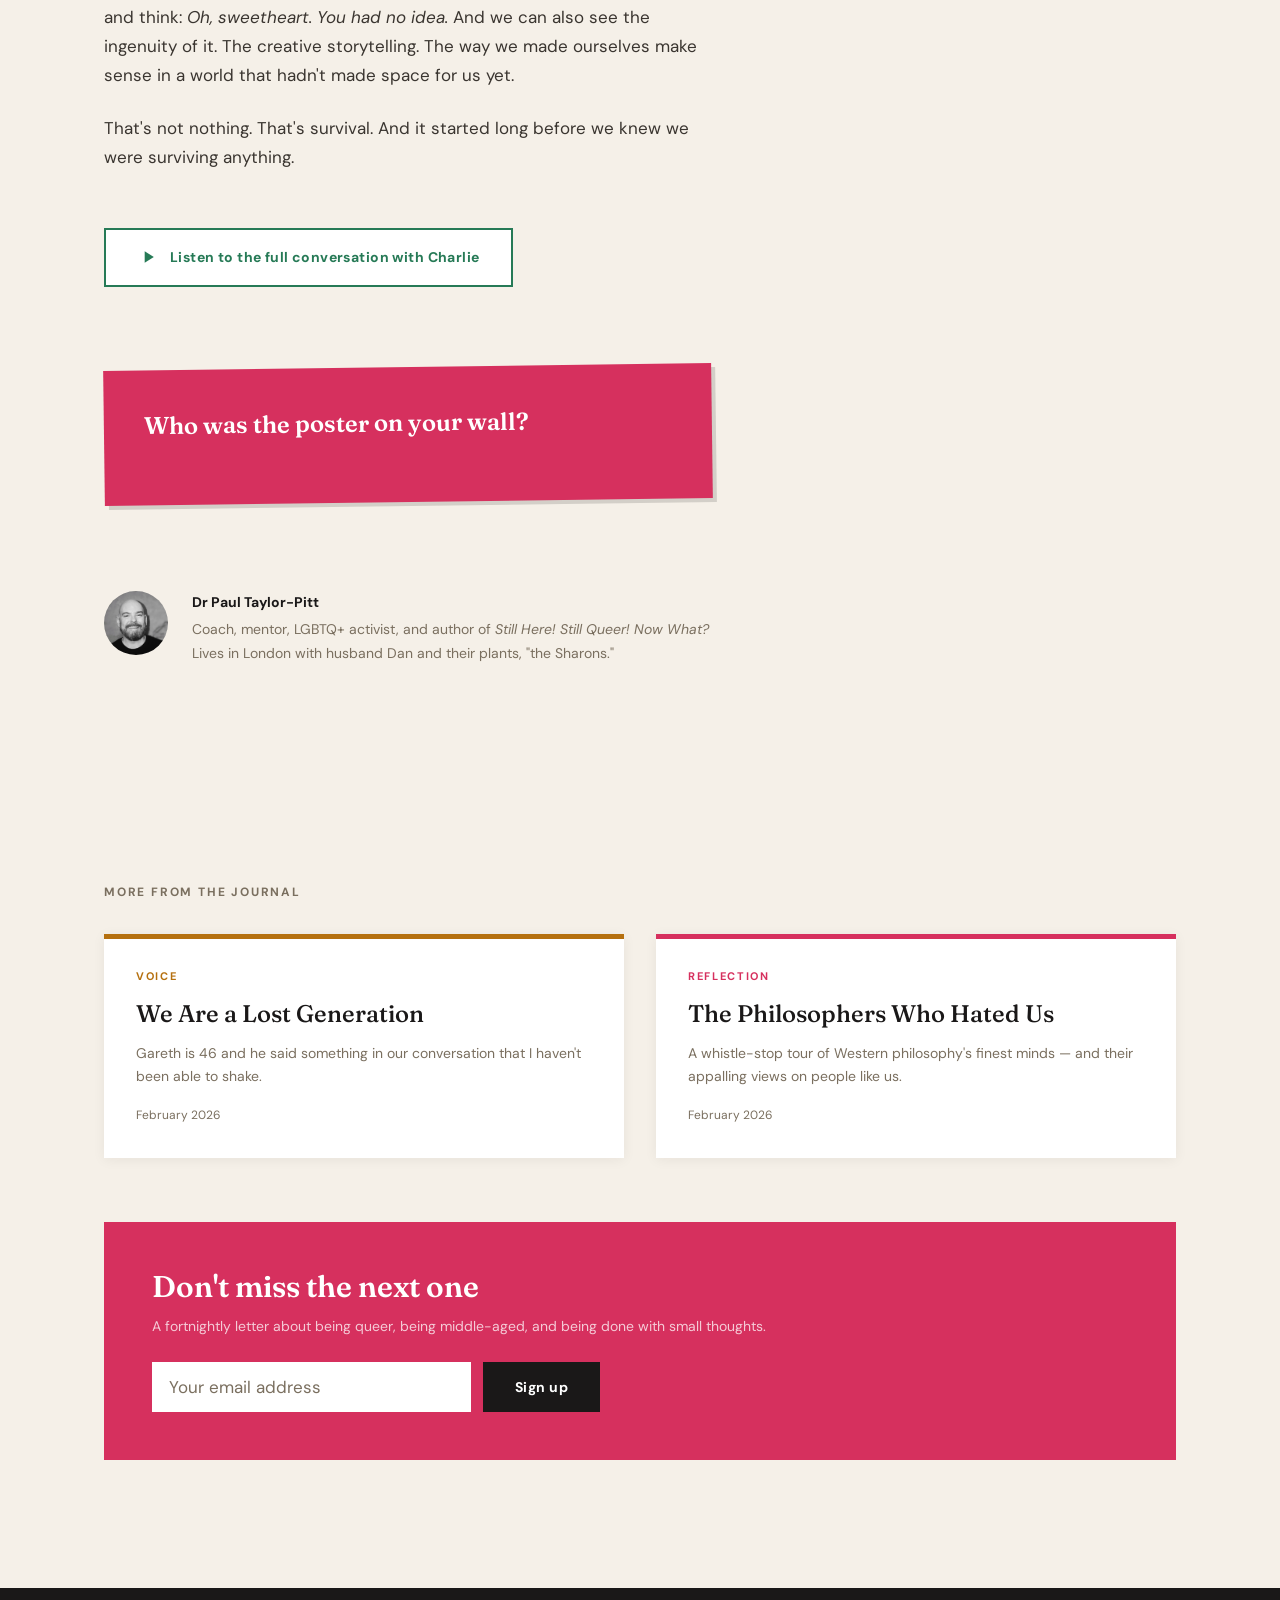
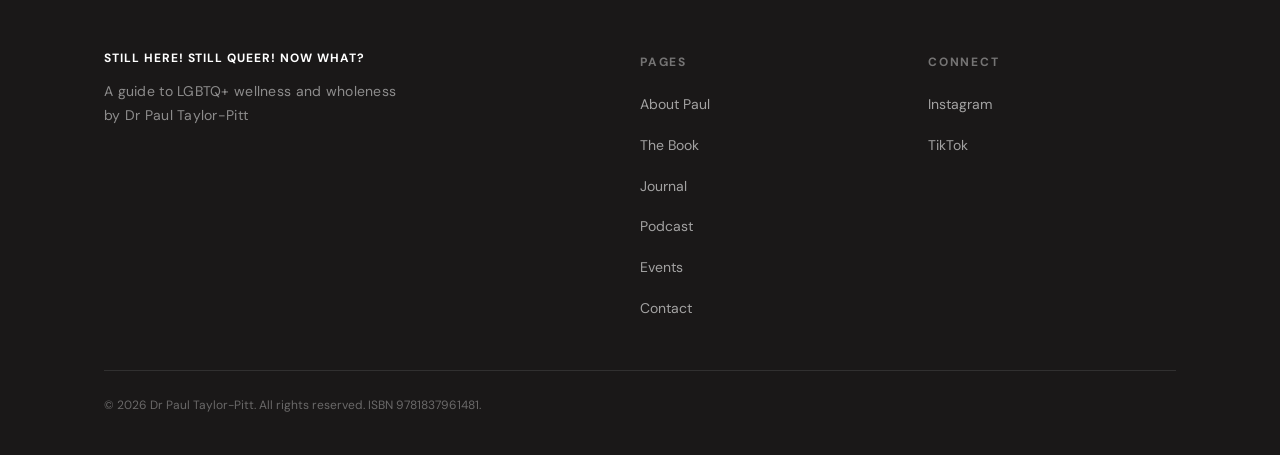
<file: blog/the-crush-you-didnt-know.html>
<!DOCTYPE html>
<html lang="en">
<head>
  <meta charset="UTF-8">
  <meta name="viewport" content="width=device-width, initial-scale=1.0">
  <title>The Crush You Didn't Know Was a Crush — Still Here! Still Queer! Now What?</title>
  <meta name="description" content="Charlie on Michael J. Fox, the primary school jock, and the posters you kept for reasons you couldn't explain.">
  <link rel="preconnect" href="https://fonts.googleapis.com">
  <link rel="preconnect" href="https://fonts.gstatic.com" crossorigin>
  <link href="https://fonts.googleapis.com/css2?family=Fraunces:ital,opsz,wght,SOFT,WONK@0,9..144,100..900,0..100,0..1;1,9..144,100..900,0..100,0..1&family=DM+Sans:ital,wght@0,400;0,500;0,700;1,400&display=swap" rel="stylesheet">
  <link rel="stylesheet" href="../css/styles.css">
</head>
<body>

  <!-- Header -->
  <header class="site-header">
    <div class="container">
      <a href="../index.html" class="site-title">Still Here! Still Queer! Now What?</a>
      <nav class="site-nav" aria-label="Main navigation">
        <a href="../index.html">Home</a>
        <a href="../about.html">About Paul</a>
        <a href="../book.html">The Book</a>
        <a href="./" aria-current="page">Journal</a>
        <a href="../podcast.html">Podcast</a>
        <a href="../events.html">Events</a>
        <a href="../contact.html">Contact</a>
      </nav>
      <button class="nav-toggle" aria-label="Open menu" aria-expanded="false">
        <svg width="24" height="24" viewBox="0 0 24 24" fill="none" stroke="currentColor" stroke-width="2">
          <line x1="3" y1="6" x2="21" y2="6"/><line x1="3" y1="12" x2="21" y2="12"/><line x1="3" y1="18" x2="21" y2="18"/>
        </svg>
      </button>
    </div>
  </header>

  <!-- Mobile Nav -->
  <div class="mobile-nav" aria-label="Mobile navigation">
    <button class="mobile-nav-close" aria-label="Close menu">&times;</button>
    <a href="../index.html">Home</a>
    <a href="../about.html">About Paul</a>
    <a href="../book.html">The Book</a>
    <a href="./">Journal</a>
    <a href="../podcast.html">Podcast</a>
    <a href="../events.html">Events</a>
    <a href="../contact.html">Contact</a>
  </div>

  <!-- Post Header -->
  <section class="section post-header">
    <div class="container">
      <span class="category-label category-label--conversation">Conversation</span>
      <h1>The Crush You Didn't Know Was a Crush</h1>
      <p class="post-meta">January 2026 &middot; From the podcast</p>
    </div>
  </section>

  <!-- Post Body -->
  <section class="section post-body" style="padding-top: 0;">
    <div class="container">
      <div class="text-container">

        <p>One of the questions I ask everyone I speak to is this: do you remember the moment you first came out to yourself? Not to your parents, not to your mates, not to anyone else. To <em>yourself</em>.</p>

        <p>Charlie, who is 45, couldn't pinpoint the moment. And that's the thing &mdash; for a lot of us, it wasn't a moment at all. It was a series of tiny, unconnected signals that only made sense in hindsight. A feeling you didn't have a name for. A poster you cut out of a magazine for reasons you told yourself were about the film.</p>

        <p>For Charlie, the poster was Michael J. Fox.</p>

        <p>Specifically: MJ in his denim jacket, the puffer vest, the chair. The full <em>Back to the Future</em> look. Charlie remembers keeping the magazine. Possibly cutting out the poster and putting it on his wall. At the time, the story he told himself was simple: <em>I love Back to the Future. That's why I've done this.</em> Because what other story was available to a kid in the late eighties? The language wasn't there. The permission wasn't there. The only framework he had was "this is a film I really like," and that had to be enough.</p>

        <p>But it wasn't just Michael J. Fox. There was also Scott.</p>

        <p>Scott was in Charlie's primary school class in Birmingham. Tall, olive skin, the fastest runner, the sportiest kid &mdash; the classroom jock, if primary schools had jocks. Charlie fancied him. He knows that now. At the time, he just knew that something about Scott was interesting in a way he couldn't explain. He wasn't putting two and two together. He wasn't thinking "therefore I am gay." He was just &mdash; noticing. The way queer children do, before anyone teaches them what the noticing means.</p>

        <p>I love this about our conversations. Every single person I've spoken to has a version of this story. The poster on the wall. The boy in the class. The moment on the television that made your stomach do something you couldn't name. And every single one of us rationalised it. We were children &mdash; we were spectacularly good at rationalising. <em>I can objectively see how someone might find him attractive. I'm just appreciating him aesthetically.</em> The mental gymnastics of a nine-year-old who doesn't yet know the word "gay" but knows, somehow, that the thing they're feeling is supposed to be kept quiet.</p>

        <p>What I notice, speaking to people about this now &mdash; people in their forties and fifties &mdash; is that the telling of these stories has changed. There's a tenderness to it. We can look back at our younger selves with something approaching compassion. We can see the kid with the poster on the wall and think: <em>Oh, sweetheart. You had no idea.</em> And we can also see the ingenuity of it. The creative storytelling. The way we made ourselves make sense in a world that hadn't made space for us yet.</p>

        <p>That's not nothing. That's survival. And it started long before we knew we were surviving anything.</p>

        <a href="https://podcasts.apple.com/gb/podcast/still-here-still-queer-now-what/id1713365889" class="listen-cta" rel="noopener noreferrer" target="_blank">
          <svg width="20" height="20" viewBox="0 0 24 24" fill="currentColor"><path d="M8 5v14l11-7z"/></svg>
          Listen to the full conversation with Charlie
        </a>

        <div class="closing-question">
          <p>Who was the poster on your wall?</p>
        </div>

      </div>

      <!-- Author Bio -->
      <div class="author-bio">
        <div class="author-bio-avatar"><img src="../assets/images/PTP-avatar.jpeg" alt="Dr Paul Taylor-Pitt"></div>
        <div>
          <p class="author-bio-name">Dr Paul Taylor-Pitt</p>
          <p class="author-bio-text">Coach, mentor, LGBTQ+ activist, and author of <em>Still Here! Still Queer! Now What?</em> Lives in London with husband Dan and their plants, "the Sharons."</p>
        </div>
      </div>

    </div>
  </section>

  <!-- More Posts -->
  <section class="section more-posts">
    <div class="container">
      <p class="label">More from the Journal</p>
      <div class="post-grid">
        <a href="a-lost-generation.html" class="journal-card">
          <span class="category-label category-label--voice">Voice</span>
          <h3 class="journal-card-title">We Are a Lost Generation</h3>
          <p class="journal-card-excerpt">Gareth is 46 and he said something in our conversation that I haven't been able to shake.</p>
          <span class="journal-card-date">February 2026</span>
        </a>
        <a href="the-philosophers-who-hated-us.html" class="journal-card">
          <span class="category-label category-label--reflection">Reflection</span>
          <h3 class="journal-card-title">The Philosophers Who Hated Us</h3>
          <p class="journal-card-excerpt">A whistle-stop tour of Western philosophy's finest minds &mdash; and their appalling views on people like us.</p>
          <span class="journal-card-date">February 2026</span>
        </a>
      </div>
    </div>
  </section>

  <!-- Email Signup -->
  <section class="section" style="padding-top: 0;">
    <div class="container">
      <div class="email-capture">
        <h3>Don't miss the next one</h3>
        <p>A fortnightly letter about being queer, being middle-aged, and being done with small thoughts.</p>
        <form class="email-form" action="#" method="post">
          <input type="email" name="email" placeholder="Your email address" required aria-label="Email address">
          <button type="submit" class="btn btn--primary">Sign up</button>
        </form>
      </div>
    </div>
  </section>

  <!-- Footer -->
  <footer class="site-footer">
    <div class="container">
      <div class="footer-grid">
        <div>
          <p class="site-title" style="margin-bottom: var(--space-4);">Still Here! Still Queer! Now What?</p>
          <p class="meta">A guide to LGBTQ+ wellness and wholeness<br>by Dr Paul Taylor-Pitt</p>
        </div>
        <div>
          <p class="label mb-4">Pages</p>
          <ul class="footer-links">
            <li><a href="../about.html">About Paul</a></li>
            <li><a href="../book.html">The Book</a></li>
            <li><a href="./">Journal</a></li>
            <li><a href="../podcast.html">Podcast</a></li>
            <li><a href="../events.html">Events</a></li>
            <li><a href="../contact.html">Contact</a></li>
          </ul>
        </div>
        <div>
          <p class="label mb-4">Connect</p>
          <ul class="footer-links">
            <li><a href="https://www.instagram.com/showingwhole/" rel="noopener noreferrer" target="_blank">Instagram</a></li>
            <li><a href="https://www.tiktok.com/@showingwhole" rel="noopener noreferrer" target="_blank">TikTok</a></li>
          </ul>
        </div>
      </div>
      <p class="footer-colophon">&copy; 2026 Dr Paul Taylor-Pitt. All rights reserved. ISBN 9781837961481.</p>
    </div>
  </footer>

  <script src="../js/main.js"></script>
</body>
</html>
</file>
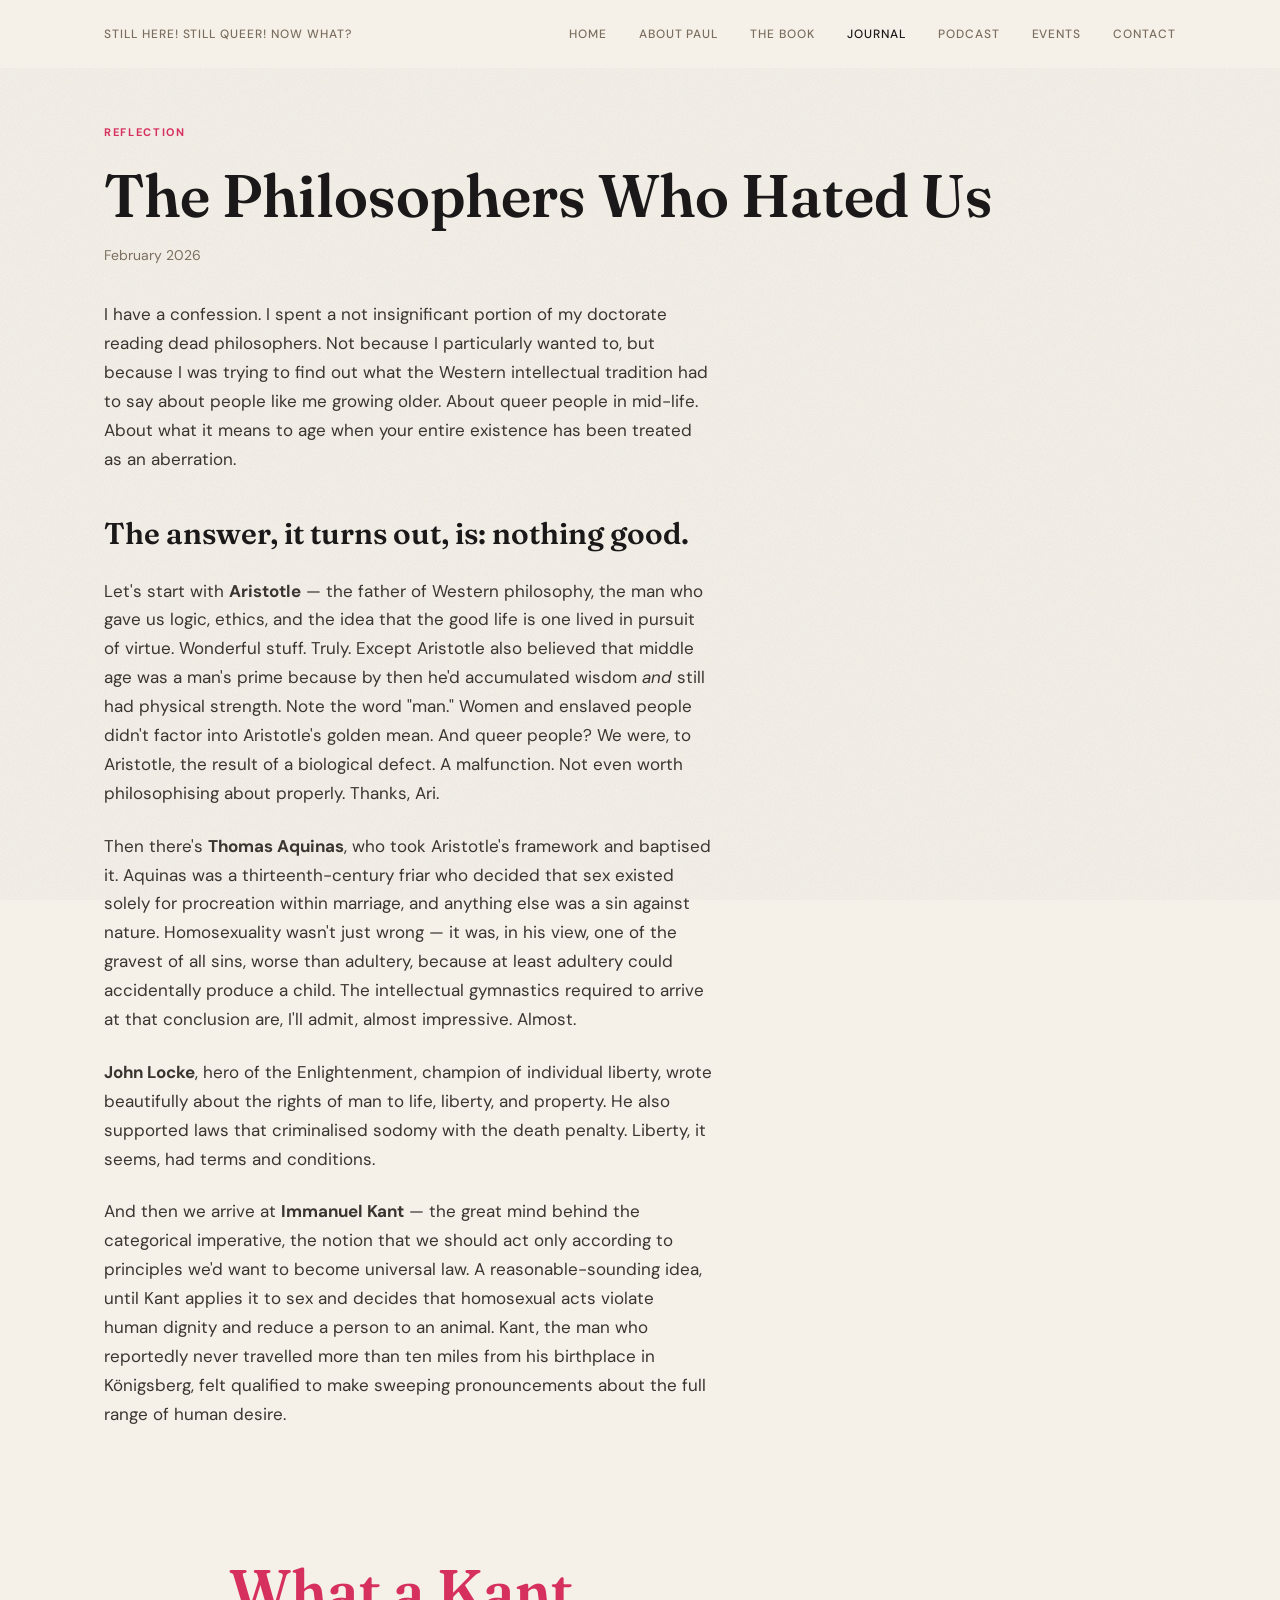
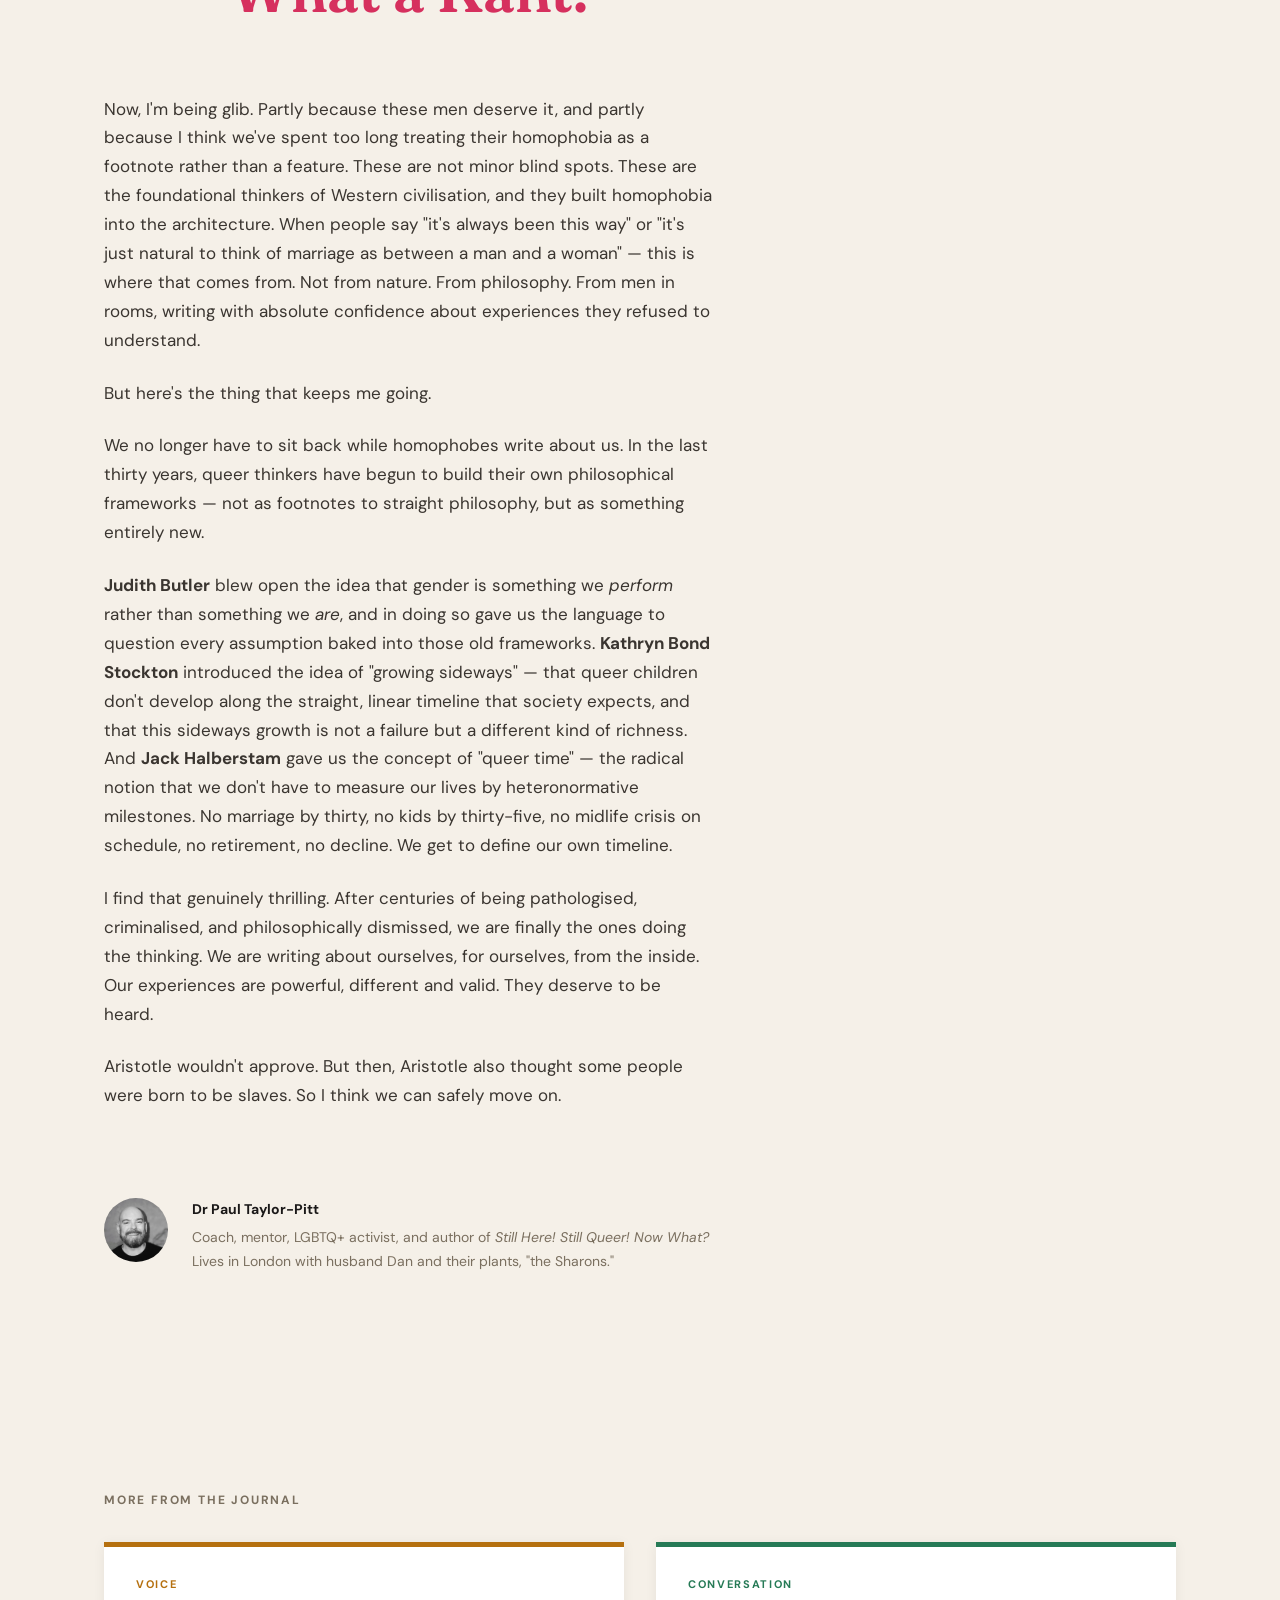
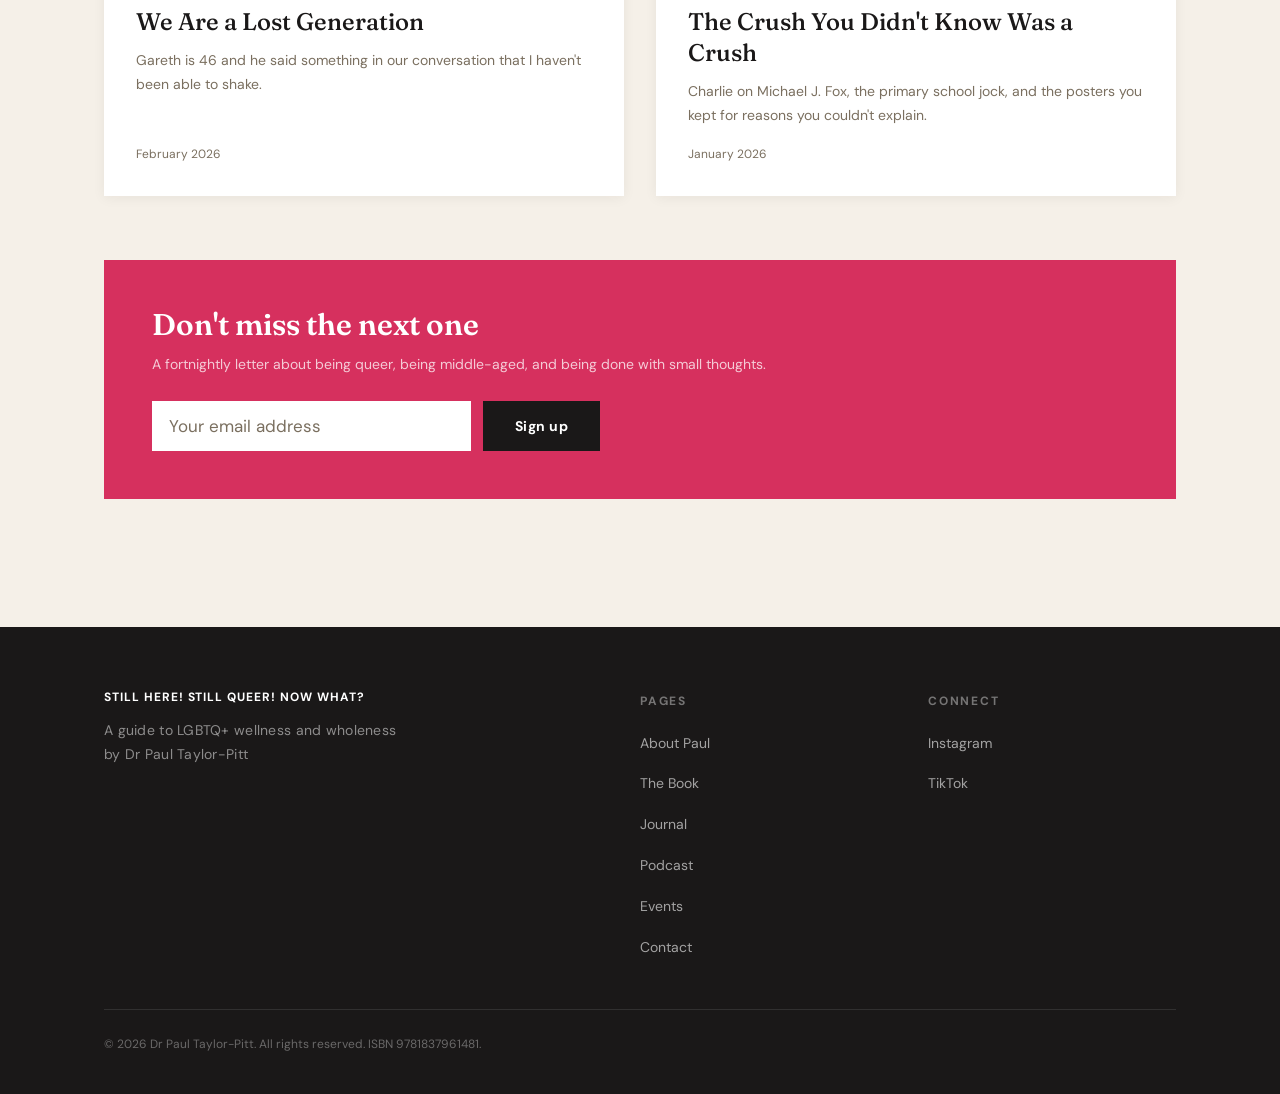
<file: blog/the-philosophers-who-hated-us.html>
<!DOCTYPE html>
<html lang="en">
<head>
  <meta charset="UTF-8">
  <meta name="viewport" content="width=device-width, initial-scale=1.0">
  <title>The Philosophers Who Hated Us — Still Here! Still Queer! Now What?</title>
  <meta name="description" content="A whistle-stop tour of Western philosophy's finest minds — and their appalling views on people like us.">
  <link rel="preconnect" href="https://fonts.googleapis.com">
  <link rel="preconnect" href="https://fonts.gstatic.com" crossorigin>
  <link href="https://fonts.googleapis.com/css2?family=Fraunces:ital,opsz,wght,SOFT,WONK@0,9..144,100..900,0..100,0..1;1,9..144,100..900,0..100,0..1&family=DM+Sans:ital,wght@0,400;0,500;0,700;1,400&display=swap" rel="stylesheet">
  <link rel="stylesheet" href="../css/styles.css">
</head>
<body>

  <!-- Header -->
  <header class="site-header">
    <div class="container">
      <a href="../index.html" class="site-title">Still Here! Still Queer! Now What?</a>
      <nav class="site-nav" aria-label="Main navigation">
        <a href="../index.html">Home</a>
        <a href="../about.html">About Paul</a>
        <a href="../book.html">The Book</a>
        <a href="./" aria-current="page">Journal</a>
        <a href="../podcast.html">Podcast</a>
        <a href="../events.html">Events</a>
        <a href="../contact.html">Contact</a>
      </nav>
      <button class="nav-toggle" aria-label="Open menu" aria-expanded="false">
        <svg width="24" height="24" viewBox="0 0 24 24" fill="none" stroke="currentColor" stroke-width="2">
          <line x1="3" y1="6" x2="21" y2="6"/><line x1="3" y1="12" x2="21" y2="12"/><line x1="3" y1="18" x2="21" y2="18"/>
        </svg>
      </button>
    </div>
  </header>

  <!-- Mobile Nav -->
  <div class="mobile-nav" aria-label="Mobile navigation">
    <button class="mobile-nav-close" aria-label="Close menu">&times;</button>
    <a href="../index.html">Home</a>
    <a href="../about.html">About Paul</a>
    <a href="../book.html">The Book</a>
    <a href="./">Journal</a>
    <a href="../podcast.html">Podcast</a>
    <a href="../events.html">Events</a>
    <a href="../contact.html">Contact</a>
  </div>

  <!-- Post Header -->
  <section class="section post-header">
    <div class="container">
      <span class="category-label category-label--reflection">Reflection</span>
      <h1>The Philosophers Who Hated Us</h1>
      <p class="post-meta">February 2026</p>
    </div>
  </section>

  <!-- Post Body -->
  <section class="section post-body" style="padding-top: 0;">
    <div class="container">
      <div class="text-container">

        <p>I have a confession. I spent a not insignificant portion of my doctorate reading dead philosophers. Not because I particularly wanted to, but because I was trying to find out what the Western intellectual tradition had to say about people like me growing older. About queer people in mid-life. About what it means to age when your entire existence has been treated as an aberration.</p>

        <p class="drop-sentence">The answer, it turns out, is: nothing good.</p>

        <p>Let's start with <strong>Aristotle</strong> &mdash; the father of Western philosophy, the man who gave us logic, ethics, and the idea that the good life is one lived in pursuit of virtue. Wonderful stuff. Truly. Except Aristotle also believed that middle age was a man's prime because by then he'd accumulated wisdom <em>and</em> still had physical strength. Note the word "man." Women and enslaved people didn't factor into Aristotle's golden mean. And queer people? We were, to Aristotle, the result of a biological defect. A malfunction. Not even worth philosophising about properly. Thanks, Ari.</p>

        <p>Then there's <strong>Thomas Aquinas</strong>, who took Aristotle's framework and baptised it. Aquinas was a thirteenth-century friar who decided that sex existed solely for procreation within marriage, and anything else was a sin against nature. Homosexuality wasn't just wrong &mdash; it was, in his view, one of the gravest of all sins, worse than adultery, because at least adultery could accidentally produce a child. The intellectual gymnastics required to arrive at that conclusion are, I'll admit, almost impressive. Almost.</p>

        <p><strong>John Locke</strong>, hero of the Enlightenment, champion of individual liberty, wrote beautifully about the rights of man to life, liberty, and property. He also supported laws that criminalised sodomy with the death penalty. Liberty, it seems, had terms and conditions.</p>

        <p>And then we arrive at <strong>Immanuel Kant</strong> &mdash; the great mind behind the categorical imperative, the notion that we should act only according to principles we'd want to become universal law. A reasonable-sounding idea, until Kant applies it to sex and decides that homosexual acts violate human dignity and reduce a person to an animal. Kant, the man who reportedly never travelled more than ten miles from his birthplace in K&ouml;nigsberg, felt qualified to make sweeping pronouncements about the full range of human desire.</p>

        <p class="pull-quote--interrupt">What a Kant.</p>

        <p>Now, I'm being glib. Partly because these men deserve it, and partly because I think we've spent too long treating their homophobia as a footnote rather than a feature. These are not minor blind spots. These are the foundational thinkers of Western civilisation, and they built homophobia into the architecture. When people say "it's always been this way" or "it's just natural to think of marriage as between a man and a woman" &mdash; this is where that comes from. Not from nature. From philosophy. From men in rooms, writing with absolute confidence about experiences they refused to understand.</p>

        <p>But here's the thing that keeps me going.</p>

        <p>We no longer have to sit back while homophobes write about us. In the last thirty years, queer thinkers have begun to build their own philosophical frameworks &mdash; not as footnotes to straight philosophy, but as something entirely new.</p>

        <p><strong>Judith Butler</strong> blew open the idea that gender is something we <em>perform</em> rather than something we <em>are</em>, and in doing so gave us the language to question every assumption baked into those old frameworks. <strong>Kathryn Bond Stockton</strong> introduced the idea of "growing sideways" &mdash; that queer children don't develop along the straight, linear timeline that society expects, and that this sideways growth is not a failure but a different kind of richness. And <strong>Jack Halberstam</strong> gave us the concept of "queer time" &mdash; the radical notion that we don't have to measure our lives by heteronormative milestones. No marriage by thirty, no kids by thirty-five, no midlife crisis on schedule, no retirement, no decline. We get to define our own timeline.</p>

        <p>I find that genuinely thrilling. After centuries of being pathologised, criminalised, and philosophically dismissed, we are finally the ones doing the thinking. We are writing about ourselves, for ourselves, from the inside. Our experiences are powerful, different and valid. They deserve to be heard.</p>

        <p>Aristotle wouldn't approve. But then, Aristotle also thought some people were born to be slaves. So I think we can safely move on.</p>

      </div>

      <!-- Author Bio -->
      <div class="author-bio">
        <div class="author-bio-avatar"><img src="../assets/images/PTP-avatar.jpeg" alt="Dr Paul Taylor-Pitt"></div>
        <div>
          <p class="author-bio-name">Dr Paul Taylor-Pitt</p>
          <p class="author-bio-text">Coach, mentor, LGBTQ+ activist, and author of <em>Still Here! Still Queer! Now What?</em> Lives in London with husband Dan and their plants, "the Sharons."</p>
        </div>
      </div>

    </div>
  </section>

  <!-- More Posts -->
  <section class="section more-posts">
    <div class="container">
      <p class="label">More from the Journal</p>
      <div class="post-grid">
        <a href="a-lost-generation.html" class="journal-card">
          <span class="category-label category-label--voice">Voice</span>
          <h3 class="journal-card-title">We Are a Lost Generation</h3>
          <p class="journal-card-excerpt">Gareth is 46 and he said something in our conversation that I haven't been able to shake.</p>
          <span class="journal-card-date">February 2026</span>
        </a>
        <a href="the-crush-you-didnt-know.html" class="journal-card">
          <span class="category-label category-label--conversation">Conversation</span>
          <h3 class="journal-card-title">The Crush You Didn't Know Was a Crush</h3>
          <p class="journal-card-excerpt">Charlie on Michael J. Fox, the primary school jock, and the posters you kept for reasons you couldn't explain.</p>
          <span class="journal-card-date">January 2026</span>
        </a>
      </div>
    </div>
  </section>

  <!-- Email Signup -->
  <section class="section" style="padding-top: 0;">
    <div class="container">
      <div class="email-capture">
        <h3>Don't miss the next one</h3>
        <p>A fortnightly letter about being queer, being middle-aged, and being done with small thoughts.</p>
        <form class="email-form" action="#" method="post">
          <input type="email" name="email" placeholder="Your email address" required aria-label="Email address">
          <button type="submit" class="btn btn--primary">Sign up</button>
        </form>
      </div>
    </div>
  </section>

  <!-- Footer -->
  <footer class="site-footer">
    <div class="container">
      <div class="footer-grid">
        <div>
          <p class="site-title" style="margin-bottom: var(--space-4);">Still Here! Still Queer! Now What?</p>
          <p class="meta">A guide to LGBTQ+ wellness and wholeness<br>by Dr Paul Taylor-Pitt</p>
        </div>
        <div>
          <p class="label mb-4">Pages</p>
          <ul class="footer-links">
            <li><a href="../about.html">About Paul</a></li>
            <li><a href="../book.html">The Book</a></li>
            <li><a href="./">Journal</a></li>
            <li><a href="../podcast.html">Podcast</a></li>
            <li><a href="../events.html">Events</a></li>
            <li><a href="../contact.html">Contact</a></li>
          </ul>
        </div>
        <div>
          <p class="label mb-4">Connect</p>
          <ul class="footer-links">
            <li><a href="https://www.instagram.com/showingwhole/" rel="noopener noreferrer" target="_blank">Instagram</a></li>
            <li><a href="https://www.tiktok.com/@showingwhole" rel="noopener noreferrer" target="_blank">TikTok</a></li>
          </ul>
        </div>
      </div>
      <p class="footer-colophon">&copy; 2026 Dr Paul Taylor-Pitt. All rights reserved. ISBN 9781837961481.</p>
    </div>
  </footer>

  <script src="../js/main.js"></script>
</body>
</html>
</file>
<file: css/styles.css>
/* ==========================================================================
   STILL HERE! STILL QUEER! NOW WHAT?
   Design System & Base Styles
   ========================================================================== */

/* --- Design Tokens --- */

:root {
  /* Palette: Sand & Placard Pink */
  --color-bg:        #f5f0e8;
  --color-surface:   #ffffff;
  --color-primary:   #d6305e;
  --color-primary-hover: #c02a52;
  --color-dark:      #1a1818;
  --color-body:      #3a3530;
  --color-muted:     #7a6f5f;
  --color-border:    #d8d0c4;
  --color-accent:    #2a2a2a;

  /* Pink hero / banner context */
  --color-hero-bg:   #d6305e;
  --color-hero-text: #ffffff;
  --color-hero-muted: rgba(255, 255, 255, 0.7);

  /* Typography */
  --font-display: 'Fraunces', Georgia, 'Times New Roman', serif;
  --font-body:    'DM Sans', -apple-system, BlinkMacSystemFont, 'Segoe UI', sans-serif;

  /* Fraunces variable font axes */
  --fraunces-soft: 20;
  --fraunces-wonk: 1;

  /* Type Scale (1.25 ratio — Major Third) */
  --text-xs:   0.75rem;    /* 12px */
  --text-sm:   0.875rem;   /* 14px */
  --text-base: 1.0625rem;  /* 17px — slightly generous for readability */
  --text-md:   1.25rem;    /* 20px */
  --text-lg:   1.5rem;     /* 24px */
  --text-xl:   1.875rem;   /* 30px */
  --text-2xl:  2.375rem;   /* 38px */
  --text-3xl:  3rem;       /* 48px */
  --text-4xl:  3.75rem;    /* 60px */

  /* Line Heights */
  --leading-tight:  1.1;
  --leading-snug:   1.3;
  --leading-normal: 1.7;

  /* Spacing (8px base) */
  --space-1:  0.25rem;  /* 4px */
  --space-2:  0.5rem;   /* 8px */
  --space-3:  0.75rem;  /* 12px */
  --space-4:  1rem;     /* 16px */
  --space-5:  1.5rem;   /* 24px */
  --space-6:  2rem;     /* 32px */
  --space-7:  2.5rem;   /* 40px */
  --space-8:  3rem;     /* 48px */
  --space-9:  4rem;     /* 64px */
  --space-10: 5rem;     /* 80px */
  --space-11: 6rem;     /* 96px */
  --space-12: 8rem;     /* 128px */

  /* Layout */
  --max-width:      72rem;  /* 1152px */
  --max-width-text: 38rem;  /* 608px — optimal reading width */
  --gutter:         1.5rem;

  /* Borders */
  --radius-sm: 0.25rem;
  --radius-md: 0.5rem;
  --radius-lg: 1rem;

  /* Transitions */
  --transition-fast: 150ms ease;
  --transition-base: 250ms ease;
}

@media (min-width: 768px) {
  :root {
    --gutter: 2.5rem;
  }
}


/* --- Reset & Base --- */

*, *::before, *::after {
  box-sizing: border-box;
  margin: 0;
  padding: 0;
}

html {
  -webkit-text-size-adjust: 100%;
  scroll-behavior: smooth;
}

body {
  font-family: var(--font-body);
  font-size: var(--text-base);
  line-height: var(--leading-normal);
  color: var(--color-body);
  background-color: var(--color-bg);
  -webkit-font-smoothing: antialiased;
  -moz-osx-font-smoothing: grayscale;
  position: relative;
}

/* Paper grain texture — subtle noise over the sand background */
body::before {
  content: '';
  position: fixed;
  inset: 0;
  z-index: 0;
  pointer-events: none;
  opacity: 0.28;
  background-image: url("data:image/svg+xml,%3Csvg viewBox='0 0 256 256' xmlns='http://www.w3.org/2000/svg'%3E%3Cfilter id='noise'%3E%3CfeTurbulence type='fractalNoise' baseFrequency='0.9' numOctaves='4' stitchTiles='stitch'/%3E%3C/filter%3E%3Crect width='100%25' height='100%25' filter='url(%23noise)' opacity='0.5'/%3E%3C/svg%3E");
  background-size: 256px 256px;
}

body > * {
  position: relative;
  z-index: 1;
}

img, picture, video, canvas, svg {
  display: block;
  max-width: 100%;
}

a {
  color: var(--color-primary);
  text-decoration-thickness: 1px;
  text-underline-offset: 0.15em;
  transition: color var(--transition-fast);
}

a:hover {
  color: var(--color-primary-hover);
}


/* --- Layout --- */

.container {
  width: 100%;
  max-width: var(--max-width);
  margin-left: auto;
  margin-right: auto;
  padding-left: var(--gutter);
  padding-right: var(--gutter);
}

.text-container {
  max-width: var(--max-width-text);
}

.section {
  padding-top: var(--space-10);
  padding-bottom: var(--space-10);
}

@media (min-width: 768px) {
  .section {
    padding-top: var(--space-12);
    padding-bottom: var(--space-12);
  }
}


/* --- Typography --- */

h1, h2, h3 {
  font-family: var(--font-display);
  font-weight: 600;
  color: var(--color-dark);
  line-height: var(--leading-tight);
  font-variation-settings: 'SOFT' var(--fraunces-soft), 'WONK' var(--fraunces-wonk);
}

h1 {
  font-size: clamp(var(--text-3xl), 7vw, var(--text-4xl));
}

h2 {
  font-size: clamp(var(--text-2xl), 5vw, var(--text-3xl));
  margin-bottom: var(--space-5);
}

h3 {
  font-size: clamp(var(--text-lg), 3vw, var(--text-xl));
  margin-bottom: var(--space-4);
}

p {
  margin-bottom: var(--space-5);
}

p:last-child {
  margin-bottom: 0;
}

.lead {
  font-size: var(--text-md);
  color: var(--color-body);
  max-width: var(--max-width-text);
}

.meta {
  font-size: var(--text-sm);
  color: var(--color-muted);
  letter-spacing: 0.02em;
}

.label {
  font-family: var(--font-body);
  font-size: var(--text-xs);
  font-weight: 700;
  letter-spacing: 0.15em;
  text-transform: uppercase;
  color: var(--color-muted);
}


/* --- Pull Quotes --- */

blockquote,
.pull-quote {
  font-family: var(--font-display);
  font-weight: 400;
  font-size: clamp(var(--text-md), 2.5vw, var(--text-lg));
  line-height: var(--leading-snug);
  color: var(--color-primary);
  border-left: 3px solid var(--color-primary);
  padding-left: var(--space-5);
  margin: var(--space-7) 0;
  max-width: var(--max-width-text);
  font-variation-settings: 'SOFT' 50, 'WONK' 0;
}

@media (min-width: 768px) {
  blockquote,
  .pull-quote {
    margin-left: -2rem;
    padding-left: calc(var(--space-5) + 2rem);
  }
}


/* --- Buttons --- */

.btn {
  display: inline-block;
  font-family: var(--font-body);
  font-size: var(--text-sm);
  font-weight: 700;
  letter-spacing: 0.03em;
  text-decoration: none;
  padding: var(--space-4) var(--space-6);
  transition: background var(--transition-fast), transform var(--transition-fast);
  cursor: pointer;
  border: none;
}

.btn:hover {
  transform: translateY(-1px);
}

.btn--primary {
  background: var(--color-primary);
  color: #fff;
}

.btn--primary:hover {
  background: var(--color-primary-hover);
  color: #fff;
}

.btn--dark {
  background: var(--color-dark);
  color: var(--color-bg);
}

.btn--dark:hover {
  background: #000;
  color: var(--color-bg);
}

.btn--outline {
  background: transparent;
  color: var(--color-dark);
  border: 2px solid var(--color-dark);
}

.btn--outline:hover {
  background: var(--color-dark);
  color: var(--color-bg);
}

.btn--outline-pink {
  background: transparent;
  color: var(--color-primary);
  border: 2px solid var(--color-primary);
}

.btn--outline-pink:hover {
  background: var(--color-primary);
  color: #fff;
}


/* --- Navigation --- */

.site-header {
  padding: var(--space-5) 0;
  position: sticky;
  top: 0;
  z-index: 50;
  background: var(--color-bg);
  transition: background 400ms ease, box-shadow 400ms ease;
}

.site-header.is-scrolled {
  background: var(--color-bg);
  box-shadow: 0 1px 8px rgba(26, 24, 24, 0.08);
}

.site-header.is-scrolled .site-title {
  color: var(--color-muted);
}

.site-header.is-scrolled .site-nav a {
  color: var(--color-muted);
}

.site-header.is-scrolled .site-nav a:hover,
.site-header.is-scrolled .site-nav a[aria-current="page"] {
  color: var(--color-dark);
}

.site-header.is-scrolled .nav-toggle {
  color: var(--color-dark);
}

.site-header .container {
  display: flex;
  justify-content: space-between;
  align-items: center;
}

.site-title {
  font-family: var(--font-body);
  font-size: var(--text-xs);
  font-weight: 500;
  letter-spacing: 0.08em;
  text-transform: uppercase;
  color: var(--color-muted);
  text-decoration: none;
  line-height: 1;
}

.site-title:hover {
  color: var(--color-dark);
}

.site-header .site-title {
  color: var(--color-muted);
}

.site-nav {
  display: none;
}

.site-nav a {
  font-family: var(--font-body);
  font-size: var(--text-xs);
  font-weight: 500;
  color: var(--color-muted);
  text-decoration: none;
  letter-spacing: 0.08em;
  text-transform: uppercase;
  transition: color var(--transition-fast);
}

.site-nav a:hover,
.site-nav a[aria-current="page"] {
  color: var(--color-dark);
}

.nav-toggle {
  display: flex;
  align-items: center;
  justify-content: center;
  width: 2.5rem;
  height: 2.5rem;
  background: none;
  border: none;
  cursor: pointer;
  color: var(--color-dark);
}

@media (min-width: 768px) {
  .site-nav {
    display: flex;
    gap: var(--space-6);
  }

  .nav-toggle {
    display: none;
  }
}

/* Homepage: header integrated into hero */
.page-home .site-header {
  background: var(--color-hero-bg);
  padding: var(--space-5) 0;
}

.page-home .site-title {
  color: #fff;
}

.page-home .site-title:hover {
  color: #fff;
}

.page-home .site-nav a {
  color: rgba(255, 255, 255, 0.65);
}

.page-home .site-nav a:hover,
.page-home .site-nav a[aria-current="page"] {
  color: #fff;
}

.page-home .nav-toggle {
  color: #fff;
}

/* Homepage: scrolled state overrides pink hero */
.page-home .site-header.is-scrolled {
  background: var(--color-bg);
  padding: var(--space-5) 0;
}

.page-home .site-header.is-scrolled .site-title {
  color: var(--color-muted);
}

.page-home .site-header.is-scrolled .site-nav a {
  color: var(--color-muted);
}

.page-home .site-header.is-scrolled .site-nav a:hover,
.page-home .site-header.is-scrolled .site-nav a[aria-current="page"] {
  color: var(--color-dark);
}

.page-home .site-header.is-scrolled .nav-toggle {
  color: var(--color-dark);
}

/* Mobile nav overlay */
.mobile-nav {
  position: fixed;
  inset: 0;
  background: var(--color-bg);
  z-index: 100;
  display: flex;
  flex-direction: column;
  justify-content: center;
  align-items: center;
  gap: var(--space-6);
  opacity: 0;
  visibility: hidden;
  transition: opacity var(--transition-base), visibility var(--transition-base);
}

.mobile-nav.is-open {
  opacity: 1;
  visibility: visible;
}

.mobile-nav a {
  font-family: var(--font-display);
  font-size: var(--text-2xl);
  color: var(--color-dark);
  text-decoration: none;
}

.mobile-nav a:hover {
  color: var(--color-primary);
}

.mobile-nav-close {
  position: absolute;
  top: var(--space-5);
  right: var(--gutter);
  width: 2.5rem;
  height: 2.5rem;
  background: none;
  border: none;
  cursor: pointer;
  font-size: var(--text-lg);
  color: var(--color-dark);
}


/* --- Hero (Pink band) --- */

.hero {
  background: var(--color-hero-bg);
  color: var(--color-hero-text);
  padding: var(--space-10) 0 var(--space-11);
}

@media (min-width: 768px) {
  .hero {
    padding: var(--space-11) 0 var(--space-12);
  }
}

@media (min-width: 1024px) {
  .hero {
    padding: var(--space-12) 0;
    min-height: 60vh;
    display: flex;
    align-items: center;
  }

  .hero .container {
    width: 100%;
  }
}

.hero h1 {
  color: var(--color-hero-text);
  font-size: clamp(2.25rem, 6vw, 5rem);
  font-weight: 800;
  letter-spacing: -0.02em;
  overflow-wrap: break-word;
  font-variation-settings: 'SOFT' 15, 'WONK' 1;
}

.hero-turn {
  font-family: var(--font-display);
  font-weight: 400;
  font-size: clamp(1.375rem, 3.5vw, 2rem);
  line-height: var(--leading-snug);
  color: rgba(255, 255, 255, 0.75);
  max-width: 36rem;
  margin-top: var(--space-4);
  font-variation-settings: 'SOFT' 50, 'WONK' 0;
}

.hero-turn em {
  color: #fff;
  font-style: italic;
}

.hero-mark {
  display: block;
  margin: var(--space-5) 0;
  width: 160px;
  height: auto;
}

.hero .lead {
  color: var(--color-hero-muted);
}

.hero a {
  color: var(--color-hero-text);
}

.hero .btn--primary {
  background: #fff;
  color: var(--color-primary);
}

.hero .btn--primary:hover {
  background: var(--color-bg);
  color: var(--color-primary-hover);
}


/* --- Endorsements --- */

.endorsement {
  padding: var(--space-8) 0;
}

.endorsement + .endorsement {
  border-top: 1px solid var(--color-border);
}

.endorsement-quote {
  font-family: var(--font-display);
  font-weight: 400;
  font-size: clamp(var(--text-md), 2.5vw, var(--text-xl));
  line-height: var(--leading-snug);
  color: var(--color-body);
  max-width: var(--max-width-text);
  margin-bottom: var(--space-4);
  position: relative;
  padding-left: var(--space-8);
  font-variation-settings: 'SOFT' 40, 'WONK' 0;
}

.endorsement-quote::before {
  content: '\201C';
  font-family: var(--font-display);
  font-size: 4rem;
  color: var(--color-primary);
  position: absolute;
  left: 0;
  top: -0.25rem;
  line-height: 1;
}

.endorsement-name {
  font-weight: 700;
  font-size: var(--text-sm);
  color: var(--color-dark);
  padding-left: var(--space-8);
  margin-bottom: var(--space-1);
}

.endorsement-title {
  font-size: var(--text-sm);
  color: var(--color-muted);
  padding-left: var(--space-8);
}

/* --- Endorsement Cards (homepage grid) --- */

.endorsement-grid {
  display: grid;
  gap: var(--space-6);
}

@media (min-width: 960px) {
  .endorsement-grid {
    grid-template-columns: 1fr 1fr 1fr;
  }
}

.endorsement-card {
  display: flex;
  flex-direction: column;
}

.endorsement-card .endorsement-quote {
  flex: 1;
}

.endorsement-card .endorsement-name {
  margin-top: var(--space-3);
}


/* --- Email Capture --- */

.email-capture {
  background: var(--color-primary);
  padding: var(--space-8);
  border: none;
}

.email-capture h3 {
  margin-bottom: var(--space-3);
  color: #fff;
}

.email-capture p {
  color: rgba(255, 255, 255, 0.75);
  font-size: var(--text-sm);
  margin-bottom: var(--space-5);
}

.email-form {
  display: flex;
  flex-direction: column;
  gap: var(--space-3);
  max-width: 28rem;
}

.email-form input[type="email"] {
  font-family: var(--font-body);
  font-size: var(--text-base);
  padding: var(--space-3) var(--space-4);
  border: 1px solid var(--color-border);
  background: var(--color-bg);
  color: var(--color-dark);
  width: 100%;
}

.email-form input[type="email"]::placeholder {
  color: var(--color-muted);
}

.email-form input[type="email"]:focus {
  outline: 2px solid var(--color-primary);
  outline-offset: -2px;
  border-color: var(--color-primary);
}

@media (min-width: 480px) {
  .email-form {
    flex-direction: row;
  }

  .email-form input[type="email"] {
    flex: 1;
  }
}

.email-capture .email-form input[type="email"] {
  background: #fff;
  border-color: transparent;
}

.email-capture .btn--primary {
  background: var(--color-dark);
  color: #fff;
}

.email-capture .btn--primary:hover {
  background: #000;
  color: #fff;
}


/* --- Cards --- */

.card {
  background: var(--color-surface);
  border: none;
  padding: var(--space-6);
  box-shadow: 0 2px 12px rgba(26, 24, 24, 0.06);
}

.card h3 {
  font-size: var(--text-lg);
}

.card .meta {
  margin-bottom: var(--space-3);
}


/* --- Footer --- */

.site-footer {
  padding: var(--space-9) 0 var(--space-7);
  background: var(--color-dark);
  color: rgba(255, 255, 255, 0.6);
}

.footer-grid {
  display: grid;
  gap: var(--space-7);
}

@media (min-width: 768px) {
  .footer-grid {
    grid-template-columns: 2fr 1fr 1fr;
  }
}

.site-footer a {
  color: rgba(255, 255, 255, 0.6);
  text-decoration: none;
  font-size: var(--text-sm);
}

.site-footer a:hover {
  color: #fff;
}

.footer-links {
  list-style: none;
  display: flex;
  flex-direction: column;
  gap: var(--space-3);
}

.site-footer .site-title {
  color: #fff;
  font-weight: 700;
}

.site-footer .meta {
  color: rgba(255, 255, 255, 0.5);
}

.site-footer .label {
  color: rgba(255, 255, 255, 0.4);
}

.footer-colophon {
  font-size: var(--text-xs);
  color: rgba(255, 255, 255, 0.35);
  margin-top: var(--space-8);
  padding-top: var(--space-5);
  border-top: 1px solid rgba(255, 255, 255, 0.1);
}


/* --- Dark Section Variant --- */

.section--dark {
  background: var(--color-dark);
  color: rgba(255, 255, 255, 0.75);
  padding-top: var(--space-11);
  padding-bottom: var(--space-11);
}

@media (min-width: 768px) {
  .section--dark {
    padding-top: 10rem;
    padding-bottom: 10rem;
  }
}

.section--dark h2,
.section--dark h3 {
  color: #fff;
}

.section--dark .label {
  color: rgba(255, 255, 255, 0.4);
}

.section--dark .meta {
  color: rgba(255, 255, 255, 0.5);
}

.section--dark .book-voice-item {
  border-left-color: var(--color-primary);
}

.section--dark .book-voice-item p {
  color: rgba(255, 255, 255, 0.85);
}


/* --- Utilities --- */

.visually-hidden {
  position: absolute;
  width: 1px;
  height: 1px;
  padding: 0;
  margin: -1px;
  overflow: hidden;
  clip: rect(0, 0, 0, 0);
  white-space: nowrap;
  border: 0;
}

.text-center { text-align: center; }
.text-primary { color: var(--color-primary); }
.text-muted { color: var(--color-muted); }

.mt-0 { margin-top: 0; }
.mb-0 { margin-bottom: 0; }
.mb-4 { margin-bottom: var(--space-4); }
.mb-6 { margin-bottom: var(--space-6); }
.mb-8 { margin-bottom: var(--space-8); }


/* ==========================================================================
   JOURNAL — Cards, Posts, Categories
   ========================================================================== */

/* --- Category Labels --- */

:root {
  --color-cat-voice:        #b5700f;
  --color-cat-reflection:   #d6305e;
  --color-cat-conversation: #267a56;
  --color-cat-reading:      #4a6590;
}

.category-label {
  display: inline-block;
  font-family: var(--font-body);
  font-size: 0.6875rem;
  font-weight: 700;
  letter-spacing: 0.15em;
  text-transform: uppercase;
  line-height: 1;
}

.category-label--voice        { color: var(--color-cat-voice); }
.category-label--reflection   { color: var(--color-cat-reflection); }
.category-label--conversation { color: var(--color-cat-conversation); }
.category-label--reading      { color: var(--color-cat-reading); }


/* --- Journal Cards --- */

.post-grid {
  display: grid;
  gap: var(--space-6);
}

@media (min-width: 640px) {
  .post-grid {
    grid-template-columns: 1fr 1fr;
  }
}

@media (min-width: 960px) {
  .post-grid--trio {
    grid-template-columns: 1fr 1fr 1fr;
  }
}

.journal-card {
  background: var(--color-surface);
  border: none;
  border-top: 5px solid var(--color-primary);
  padding: var(--space-6);
  display: flex;
  flex-direction: column;
  text-decoration: none;
  box-shadow: 0 2px 12px rgba(26, 24, 24, 0.06);
  transition: transform var(--transition-fast), box-shadow var(--transition-fast);
}

.journal-card:has(.category-label--voice)        { border-top-color: var(--color-cat-voice); }
.journal-card:has(.category-label--reflection)    { border-top-color: var(--color-cat-reflection); }
.journal-card:has(.category-label--conversation)  { border-top-color: var(--color-cat-conversation); }
.journal-card:has(.category-label--reading)       { border-top-color: var(--color-cat-reading); }

.journal-card:hover {
  transform: translateY(-2px);
  box-shadow: 0 8px 30px rgba(26, 24, 24, 0.12);
}

.journal-card .category-label {
  margin-bottom: var(--space-4);
}

.journal-card-title {
  font-family: var(--font-display);
  font-weight: 500;
  font-size: var(--text-lg);
  line-height: var(--leading-snug);
  color: var(--color-dark);
  margin-bottom: var(--space-3);
  font-variation-settings: 'SOFT' 30, 'WONK' 0;
}

.journal-card-excerpt {
  font-size: var(--text-sm);
  color: var(--color-muted);
  margin-bottom: var(--space-4);
  flex: 1;
}

.journal-card-date {
  font-size: var(--text-xs);
  color: var(--color-muted);
}

/* Featured card — spans full width, larger type */
.journal-card--featured {
  padding: var(--space-8);
}

@media (min-width: 640px) {
  .journal-card--featured {
    grid-column: 1 / -1;
  }
}

.journal-card--featured .journal-card-title {
  font-size: clamp(var(--text-xl), 3vw, var(--text-2xl));
}

.journal-card--featured .journal-card-excerpt {
  font-size: var(--text-base);
  max-width: var(--max-width-text);
}


/* --- Journal Post Page --- */

.post-header {
  padding-top: var(--space-8);
  padding-bottom: var(--space-6);
}

.post-header .category-label {
  margin-bottom: var(--space-5);
}

.post-header h1 {
  margin-bottom: var(--space-4);
}

.post-meta {
  font-size: var(--text-sm);
  color: var(--color-muted);
}

.post-body {
  padding-bottom: var(--space-9);
}

.post-body .text-container p {
  margin-bottom: var(--space-5);
}


/* --- Voice Quote (large interviewee pull-quote) --- */

.voice-quote {
  font-family: var(--font-display);
  font-weight: 500;
  font-size: clamp(var(--text-lg), 3vw, var(--text-2xl));
  line-height: var(--leading-snug);
  color: var(--color-dark);
  border-left: 4px solid var(--color-cat-voice);
  padding-left: var(--space-6);
  margin: var(--space-8) 0;
  font-variation-settings: 'SOFT' 40, 'WONK' 0;
}

@media (min-width: 768px) {
  .voice-quote {
    margin-left: -2rem;
    padding-left: calc(var(--space-6) + 2rem);
  }
}

.voice-quote-attribution {
  display: block;
  font-family: var(--font-body);
  font-size: var(--text-sm);
  font-weight: 500;
  color: var(--color-muted);
  margin-top: var(--space-4);
  letter-spacing: 0.02em;
}


/* --- Closing Question --- */

.closing-question {
  background: var(--color-primary);
  border: none;
  padding: var(--space-7);
  margin: var(--space-8) 0;
  max-width: var(--max-width-text);
  transform: rotate(-0.75deg);
  box-shadow: 4px 4px 0 rgba(26, 24, 24, 0.15);
}

.closing-question p {
  font-family: var(--font-display);
  font-weight: 600;
  font-size: var(--text-lg);
  line-height: var(--leading-snug);
  color: #fff;
  font-style: normal;
  margin-bottom: 0;
  font-variation-settings: 'SOFT' 20, 'WONK' 0;
}


/* --- Listen CTA (Conversation posts) --- */

.listen-cta {
  display: inline-flex;
  align-items: center;
  gap: var(--space-3);
  background: var(--color-surface);
  border: 2px solid var(--color-cat-conversation);
  padding: var(--space-4) var(--space-6);
  font-family: var(--font-body);
  font-size: var(--text-sm);
  font-weight: 700;
  color: var(--color-cat-conversation);
  text-decoration: none;
  letter-spacing: 0.03em;
  margin: var(--space-6) 0;
  transition: background var(--transition-fast), color var(--transition-fast);
}

.listen-cta:hover {
  background: var(--color-cat-conversation);
  color: #fff;
}


/* --- Author Bio --- */

.author-bio {
  display: flex;
  gap: var(--space-5);
  align-items: flex-start;
  padding: var(--space-7) 0;
  margin: var(--space-8) 0;
  max-width: var(--max-width-text);
}

.author-bio-avatar {
  width: 4rem;
  height: 4rem;
  border-radius: 50%;
  background: var(--color-border);
  flex-shrink: 0;
}

.author-bio-name {
  font-weight: 700;
  font-size: var(--text-sm);
  color: var(--color-dark);
  margin-bottom: var(--space-1);
}

.author-bio-text {
  font-size: var(--text-sm);
  color: var(--color-muted);
  margin-bottom: 0;
}


/* --- More Posts (end-of-post related cards) --- */

.more-posts {
  padding: var(--space-9) 0;
}

.more-posts .label {
  margin-bottom: var(--space-6);
}


/* ==========================================================================
   HOMEPAGE — Recognition, Project, Voices, Question, Journal
   ========================================================================== */

/* --- Homepage Project (what SHSQNW is) --- */

.homepage-project {
  padding: var(--space-10) 0;
  text-align: center;
}

.homepage-project .label {
  color: var(--color-primary);
}

.homepage-project .text-container {
  margin-left: auto;
  margin-right: auto;
}

@media (min-width: 768px) {
  .homepage-project {
    padding: var(--space-12) 0;
  }
}

.homepage-project-copy {
  font-size: var(--text-md);
  line-height: var(--leading-normal);
  color: var(--color-body);
}

.homepage-project-copy em {
  font-style: italic;
}

/* Three-part arc grid */
.homepage-arc {
  display: grid;
  gap: var(--space-7);
  margin-top: var(--space-9);
}

@media (min-width: 768px) {
  .homepage-arc {
    grid-template-columns: 1fr 1fr 1fr;
    gap: var(--space-9);
  }
}

.homepage-arc-item h3 {
  font-size: var(--text-lg);
  font-variation-settings: 'SOFT' 30, 'WONK' 0;
  margin-bottom: var(--space-3);
}

.homepage-arc-item p {
  font-size: var(--text-sm);
  color: var(--color-muted);
  line-height: var(--leading-normal);
}

/* Arc icons */
.homepage-arc-item {
  text-align: center;
}

.homepage-arc-image {
  width: 12rem;
  height: 12rem;
  margin: 0 auto var(--space-5);
}

.homepage-arc-image img {
  width: 100%;
  height: 100%;
  object-fit: contain;
}


/* --- Homepage Voices Grid (dark, book-page style) --- */

.homepage-voices-grid .label {
  margin-bottom: var(--space-3);
}

.homepage-voices-grid .book-voice-item {
  border-left-width: 4px;
  padding: var(--space-6);
}

.homepage-voices-grid .book-voice-item p {
  font-size: clamp(var(--text-md), 2.5vw, var(--text-lg));
  color: #fff;
}

/* --- Voices Carousel --- */

.voices-carousel {
  /* no max-width — fills the container */
}

.voices-carousel-inner {
  position: relative;
  min-height: 12rem;
}

.voices-carousel-slide {
  position: absolute;
  width: 100%;
  top: 0;
  left: 0;
  opacity: 0;
  visibility: hidden;
  transition: opacity 600ms ease, visibility 600ms ease;
  pointer-events: none;
}

.voices-carousel-slide.is-active {
  position: relative;
  opacity: 1;
  visibility: visible;
  pointer-events: auto;
}

.voices-carousel-pair {
  display: grid;
  gap: var(--space-6);
}

@media (min-width: 640px) {
  .voices-carousel-pair {
    grid-template-columns: 1fr 1fr;
  }
}

.voices-carousel-dots {
  display: flex;
  justify-content: center;
  gap: var(--space-3);
  margin-top: var(--space-7);
}

.voices-carousel-dot {
  width: 8px;
  height: 8px;
  border-radius: 50%;
  background: rgba(255, 255, 255, 0.3);
  border: none;
  cursor: pointer;
  padding: 0;
  transition: background 300ms ease;
}

.voices-carousel-dot:hover {
  background: rgba(255, 255, 255, 0.5);
}

.voices-carousel-dot.is-active {
  background: var(--color-primary);
}

/* --- Single-Quote Carousel Variant --- */

.voices-single-quote {
  position: relative;
  padding-left: var(--space-9);
}

.voices-single-quote::before {
  content: '\201C';
  font-family: var(--font-display);
  font-size: 6rem;
  color: var(--color-primary);
  position: absolute;
  left: 0;
  top: -0.75rem;
  line-height: 1;
}

.voices-single-quote-text {
  font-family: var(--font-display);
  font-weight: 400;
  font-size: clamp(var(--text-2xl), 4.5vw, var(--text-3xl));
  line-height: var(--leading-snug);
  color: #fff;
  margin-bottom: var(--space-5);
  max-width: 42rem;
  font-variation-settings: 'SOFT' 40, 'WONK' 0;
}

.voices-single-quote-meta {
  font-family: var(--font-body);
  font-size: var(--text-base);
  color: rgba(255, 255, 255, 0.5);
  letter-spacing: 0.02em;
}

.voices-carousel--single .voices-carousel-inner {
  min-height: 16rem;
}

.voices-carousel--single .voices-carousel-dots {
  justify-content: flex-start;
  padding-left: var(--space-9);
}

.homepage-voices-heading {
  font-family: var(--font-display);
  font-size: clamp(var(--text-xl), 3vw, var(--text-2xl));
  font-weight: 500;
  line-height: var(--leading-snug);
  color: #fff;
  max-width: 32rem;
  margin-bottom: var(--space-9);
  font-variation-settings: 'SOFT' 40, 'WONK' 0;
}


/* --- Homepage Declaration (broken into readable lines) --- */

.homepage-declaration {
  padding: var(--space-10) 0;
  text-align: center;
}

@media (min-width: 768px) {
  .homepage-declaration {
    padding: var(--space-12) 0;
  }
}

.homepage-declaration-lines {
  max-width: 42rem;
  margin-left: auto;
  margin-right: auto;
}

.homepage-declaration-lead,
.homepage-declaration-negation,
.homepage-declaration-affirmation {
  font-family: var(--font-display);
  font-size: clamp(var(--text-lg), 3vw, var(--text-xl));
  font-weight: 500;
  line-height: var(--leading-snug);
  color: var(--color-primary);
  margin-bottom: var(--space-7);
  font-variation-settings: 'SOFT' 30, 'WONK' 0;
}

.homepage-declaration-affirmation {
  margin-bottom: 0;
}

.homepage-declaration-list {
  color: inherit;
  font-weight: inherit;
}


/* --- (homepage-voices varied-scale removed — replaced by .homepage-voices-grid using book-page pattern) --- */


/* --- Homepage Book (designed moment, not a product card) --- */

.homepage-book {
  padding: var(--space-10) 0;
}

@media (min-width: 768px) {
  .homepage-book {
    padding: var(--space-11) 0;
  }
}

.homepage-book-card {
  background: var(--color-surface);
  padding: var(--space-8);
  max-width: var(--max-width-text);
  box-shadow: 0 2px 20px rgba(26, 24, 24, 0.06);
}

@media (min-width: 768px) {
  .homepage-book-card {
    padding: var(--space-9);
  }
}

.homepage-book-card h2 {
  font-size: clamp(var(--text-xl), 3vw, var(--text-2xl));
}

.homepage-book-card p {
  font-size: var(--text-md);
  line-height: var(--leading-normal);
  color: var(--color-body);
}

.homepage-book-card .meta {
  font-size: var(--text-sm);
  margin-top: var(--space-5);
}

/* --- Homepage Book: Two-Column Layout --- */

.homepage-book-layout {
  display: grid;
  gap: var(--space-8);
}

@media (min-width: 768px) {
  .homepage-book-layout {
    grid-template-columns: 1fr 24rem;
    align-items: start;
  }

  .homepage-book-header {
    grid-column: 1;
  }

  .homepage-book-layout .book-cover-placeholder {
    grid-column: 2;
    grid-row: 1 / 3;
  }

  .homepage-book-body {
    grid-column: 1;
  }
}

.homepage-book-header h2,
.homepage-book-body h2 {
  font-size: clamp(var(--text-xl), 3vw, var(--text-2xl));
}

.homepage-book-header p,
.homepage-book-body p {
  font-size: var(--text-md);
  line-height: var(--leading-normal);
  color: var(--color-body);
}

.homepage-book-header .lead {
  color: var(--color-muted);
  margin-bottom: 0;
}


/* --- Homepage Journal Teasers --- */

.homepage-journal {
  padding: var(--space-10) 0;
}

.homepage-journal .label {
  margin-bottom: var(--space-6);
}

@media (min-width: 768px) {
  .homepage-journal {
    padding: var(--space-12) 0;
  }
}


/* ==========================================================================
   PODCAST — Episode Cards
   ========================================================================== */

.podcast-episode {
  padding: var(--space-6) 0;
  border-top: 1px solid var(--color-border);
}

.podcast-episode:last-child {
  border-bottom: 1px solid var(--color-border);
}

.podcast-episode-title {
  font-family: var(--font-display);
  font-size: var(--text-md);
  line-height: var(--leading-snug);
  color: var(--color-dark);
  margin-bottom: var(--space-2);
}

.podcast-episode-hook {
  font-size: var(--text-sm);
  color: var(--color-muted);
  margin-bottom: 0;
}

.podcast-theme-group {
  margin-bottom: var(--space-8);
}

.podcast-theme-group h3 {
  margin-bottom: var(--space-5);
}


/* ==========================================================================
   BOOK PAGE — Voices Section
   ========================================================================== */

.book-voices {
  display: grid;
  gap: var(--space-6);
}

@media (min-width: 640px) {
  .book-voices {
    grid-template-columns: 1fr 1fr;
  }
}

.book-voice-item {
  padding: var(--space-5);
  border-left: 3px solid var(--color-primary);
}

.book-voice-item p {
  font-family: var(--font-display);
  font-weight: 400;
  font-size: var(--text-base);
  line-height: var(--leading-snug);
  color: var(--color-body);
  margin-bottom: var(--space-3);
  font-variation-settings: 'SOFT' 50, 'WONK' 0;
}

.book-voice-item .meta {
  font-size: var(--text-xs);
}

.book-details {
  font-size: var(--text-sm);
  color: var(--color-muted);
  padding-top: var(--space-5);
  border-top: 1px solid var(--color-border);
}

.book-details p {
  margin-bottom: var(--space-2);
}


/* ==========================================================================
   GAP 4 — Visual Surprise / Layout Disruption
   ========================================================================== */

/* --- Interrupt Pull-Quotes (oversized, full-width moments) --- */

.pull-quote--interrupt {
  font-family: var(--font-display);
  font-weight: 600;
  font-size: clamp(2rem, 5vw, 3.75rem);
  line-height: var(--leading-tight);
  color: var(--color-primary);
  text-align: center;
  margin: var(--space-10) calc(-1 * var(--gutter));
  padding: var(--space-8) var(--gutter);
  border: none;
  max-width: none;
  font-variation-settings: 'SOFT' 40, 'WONK' 1;
}

@media (min-width: 768px) {
  .pull-quote--interrupt {
    margin-left: -6rem;
    margin-right: -6rem;
    padding-left: 6rem;
    padding-right: 6rem;
  }
}


/* --- Drop Sentences (scale shift within body text) --- */

.drop-sentence {
  font-family: var(--font-display);
  font-size: var(--text-xl);
  font-weight: 600;
  line-height: var(--leading-snug);
  color: var(--color-dark);
  margin-top: var(--space-7);
  margin-bottom: var(--space-5);
  font-variation-settings: 'SOFT' 20, 'WONK' 0;
}


/* --- Homepage Journal Card Stagger --- */

/* (journal card stagger removed — cards now align evenly) */


/* ==========================================================================
   GAP 5 — Photography / Imagery Readiness
   ========================================================================== */

/* --- Author Bio Avatar (initials placeholder) --- */

.author-bio-avatar {
  display: flex;
  align-items: center;
  justify-content: center;
  background: var(--color-primary);
  color: #fff;
  font-family: var(--font-display);
  font-size: var(--text-md);
  font-weight: 700;
  letter-spacing: 0.02em;
  font-variation-settings: 'SOFT' 30, 'WONK' 0;
  overflow: hidden;
}

.author-bio-avatar img {
  width: 100%;
  height: 100%;
  object-fit: cover;
}


/* --- About Page: Asymmetric Portrait Layout --- */

.about-hero {
  margin-top: var(--space-7);
}

@media (min-width: 768px) {
  .about-hero {
    display: grid;
    grid-template-columns: 1fr 18rem;
    gap: var(--space-9);
    align-items: start;
  }

  .about-hero .text-container {
    order: -1;
  }
}

.about-portrait {
  width: 100%;
  max-width: 18rem;
  aspect-ratio: 3 / 4;
  background: linear-gradient(160deg, var(--color-primary) 0%, #e8a0b4 100%);
  display: flex;
  align-items: center;
  justify-content: center;
  margin-bottom: var(--space-7);
  overflow: hidden;
}

.about-portrait-initials {
  font-family: var(--font-display);
  font-size: clamp(3rem, 8vw, 4.5rem);
  font-weight: 300;
  color: rgba(255, 255, 255, 0.35);
  letter-spacing: 0.05em;
  font-variation-settings: 'SOFT' 60, 'WONK' 0;
}

.about-portrait img {
  width: 100%;
  height: 100%;
  object-fit: cover;
}

@media (min-width: 768px) {
  .about-portrait {
    max-width: none;
    margin-bottom: 0;
    position: sticky;
    top: var(--space-7);
  }
}


/* --- Book Page: Cover Placeholder + Intro Layout --- */

.book-intro {
  margin-top: var(--space-8);
}

@media (min-width: 768px) {
  .book-intro {
    display: grid;
    grid-template-columns: 1fr 1fr;
    gap: var(--space-9);
    align-items: start;
  }

  .book-intro .text-container {
    order: -1;
  }
}

.book-cover-placeholder {
  width: 100%;
  max-width: 42rem;
  margin-bottom: var(--space-7);
}

.book-cover-placeholder img {
  width: 100%;
  height: auto;
}

.book-cover-title {
  font-family: var(--font-display);
  font-size: var(--text-sm);
  font-weight: 600;
  color: var(--color-dark);
  line-height: var(--leading-snug);
  margin-bottom: var(--space-3);
  font-variation-settings: 'SOFT' 30, 'WONK' 0;
}

.book-cover-meta {
  font-size: var(--text-xs);
  color: var(--color-muted);
}

@media (min-width: 768px) {
  .book-cover-placeholder {
    max-width: none;
    margin-bottom: 0;
    order: 1;
  }
}


/* Section dividers removed — the paper grain texture on the body meant
   curved overlays produced a visible two-tone mismatch against the sand. */


/* ==========================================================================
   ANIMATION SYSTEM — Scroll reveals & hero entrance
   ========================================================================== */

/* --- Hero Entrance (page load, not scroll) --- */

.hero-entrance {
  opacity: 0;
  transform: translateY(20px);
  animation: hero-arrive 800ms ease forwards;
}

.hero-entrance--delayed {
  animation-delay: 400ms;
}

@keyframes hero-arrive {
  to {
    opacity: 1;
    transform: translateY(0);
  }
}


/* --- Scroll Reveals --- */

.reveal {
  opacity: 0;
  transform: translateY(24px);
  transition: opacity 600ms ease, transform 600ms ease;
}

.reveal.is-visible {
  opacity: 1;
  transform: translateY(0);
}

/* Stagger children inside .reveal-stagger */
.reveal-stagger .reveal:nth-child(1) { transition-delay: 0ms; }
.reveal-stagger .reveal:nth-child(2) { transition-delay: 150ms; }
.reveal-stagger .reveal:nth-child(3) { transition-delay: 300ms; }
.reveal-stagger .reveal:nth-child(4) { transition-delay: 450ms; }


/* --- Reduced Motion --- */

@media (prefers-reduced-motion: reduce) {
  .hero-entrance {
    animation: none;
    opacity: 1;
    transform: none;
  }

  .reveal {
    opacity: 1;
    transform: none;
    transition: none;
  }
}
</file>
